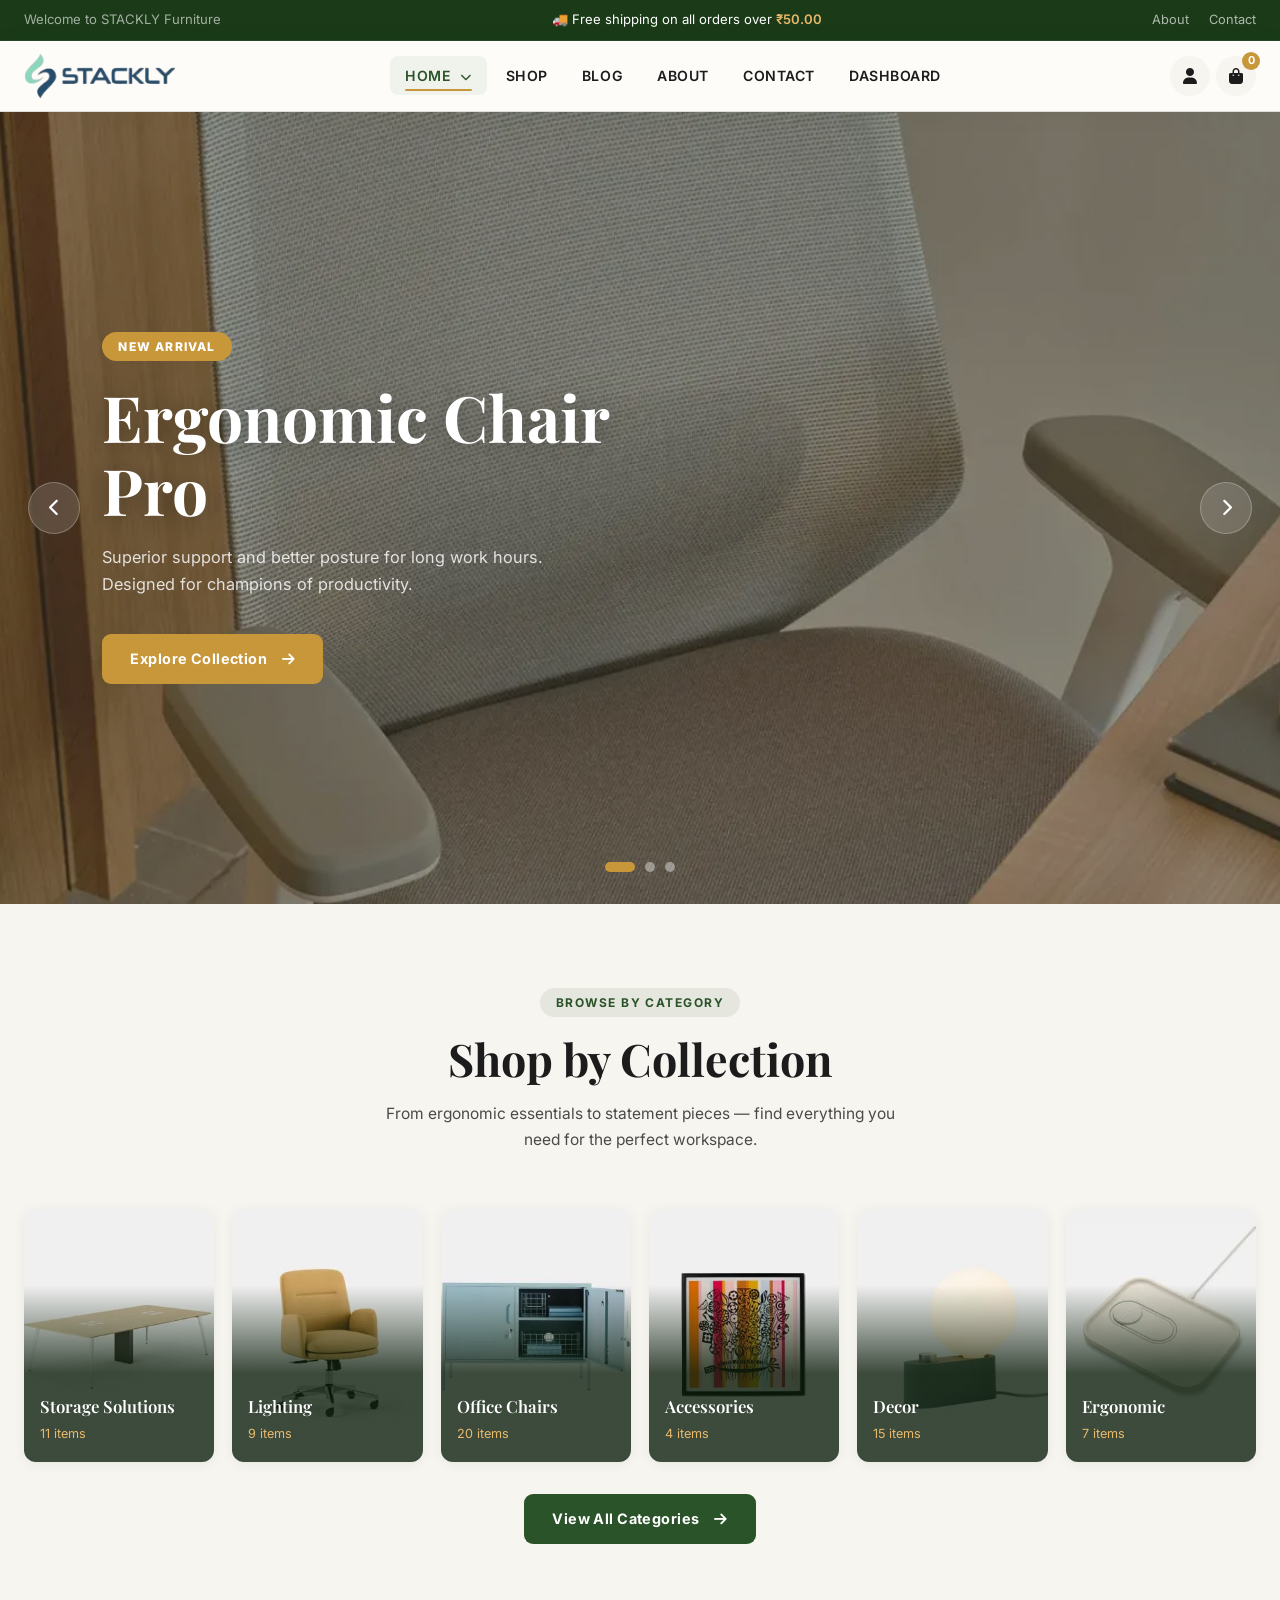
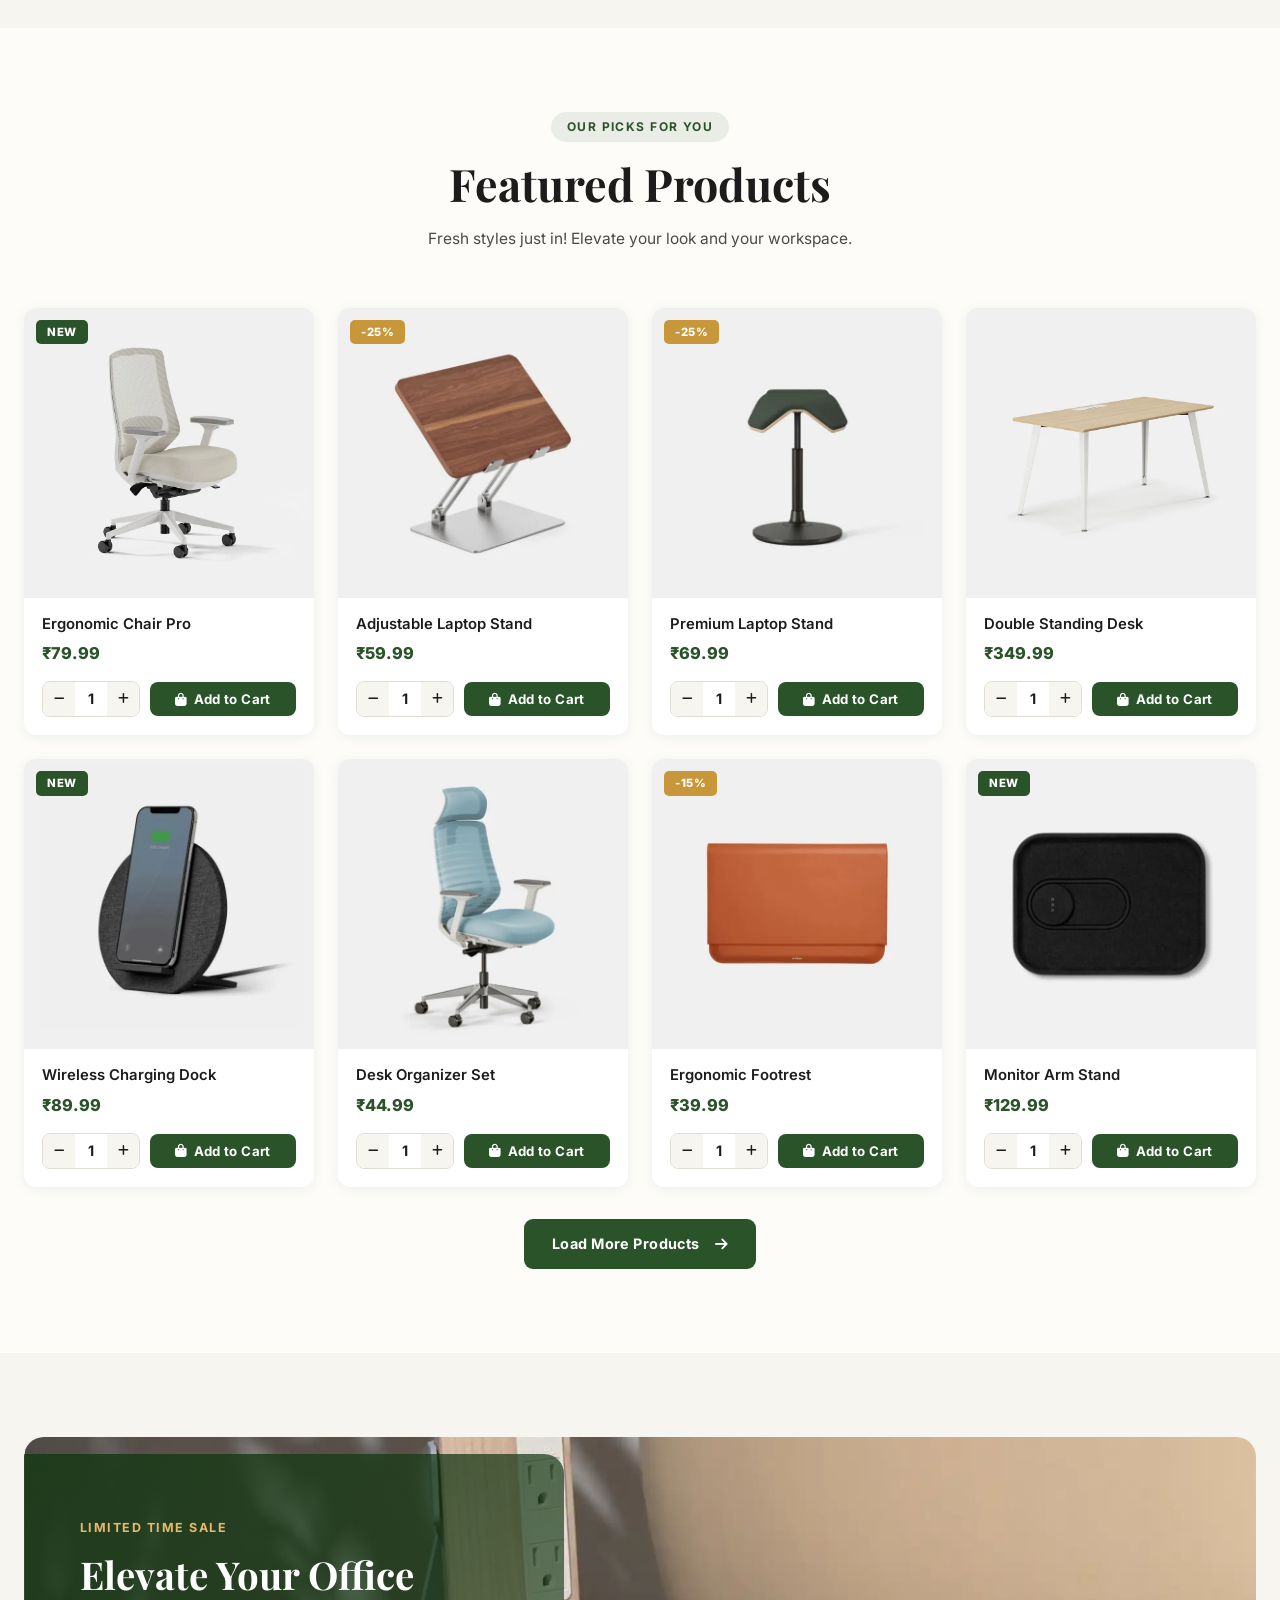
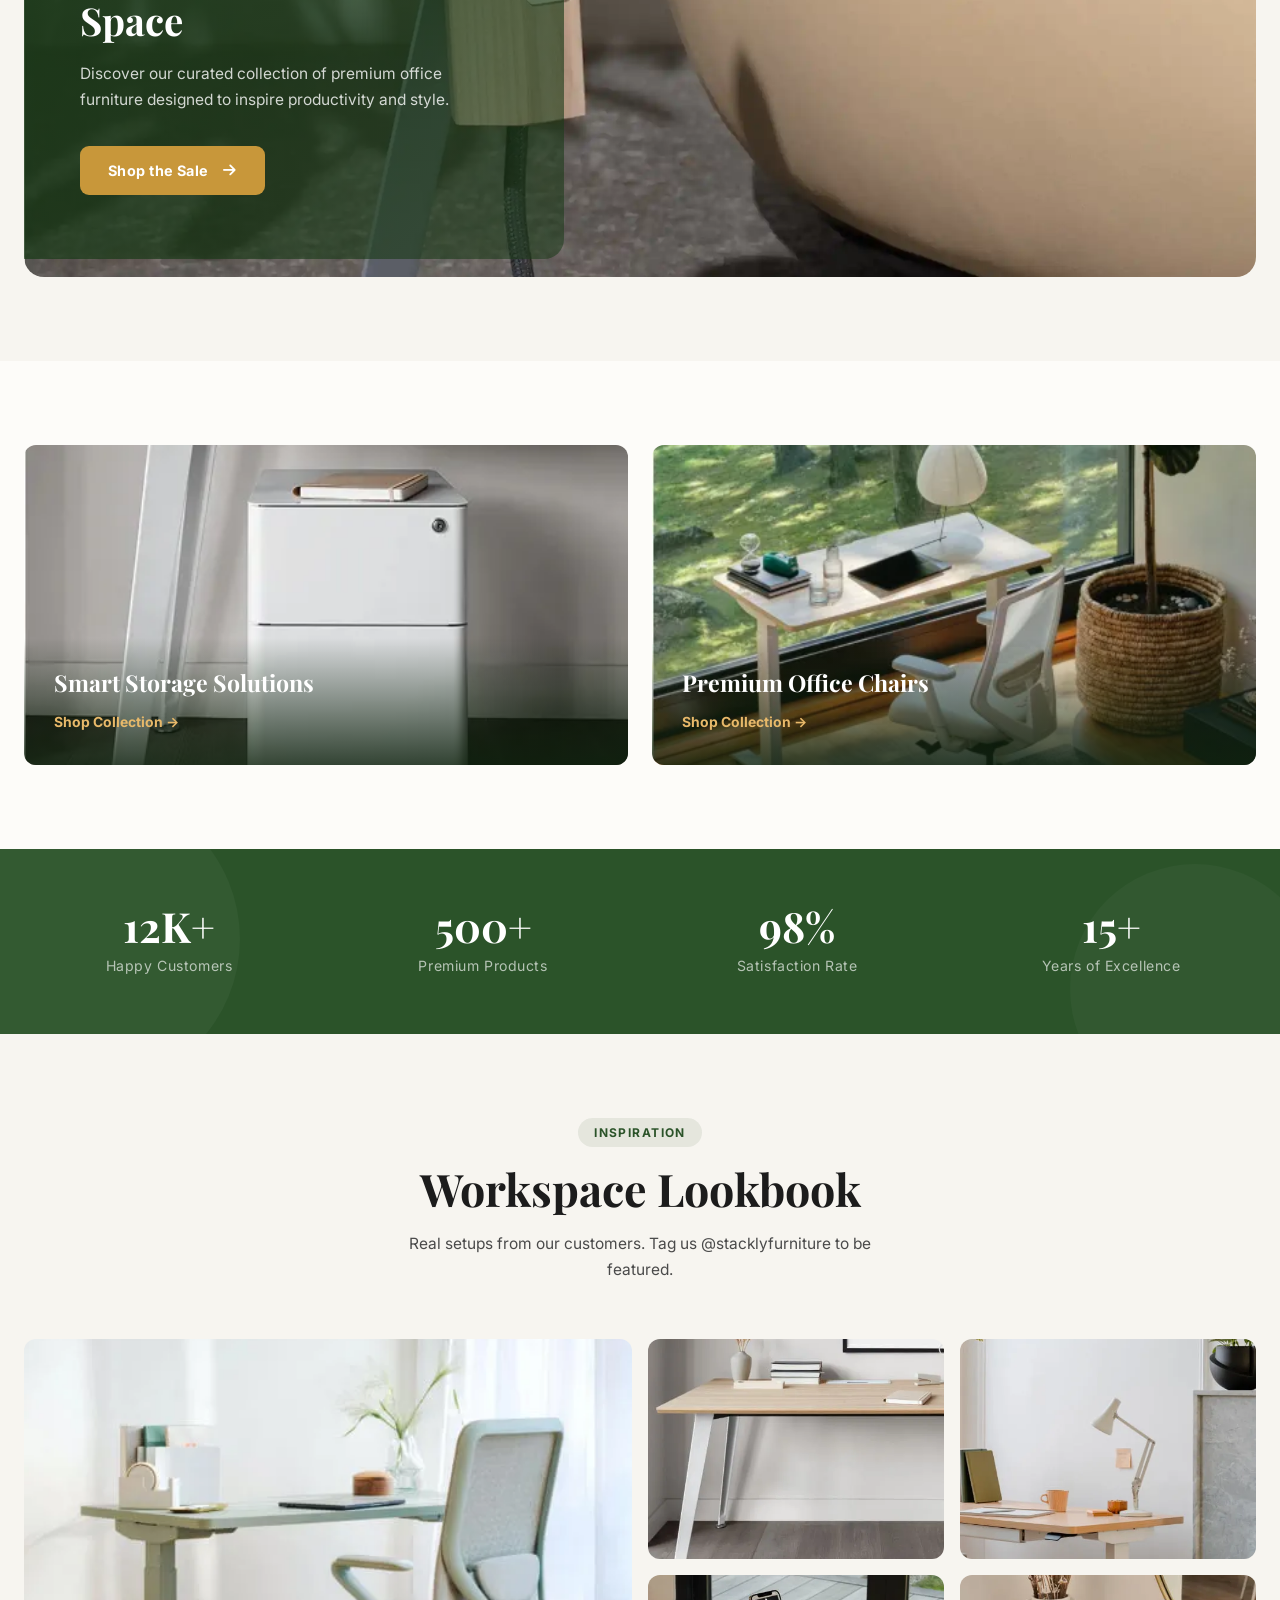
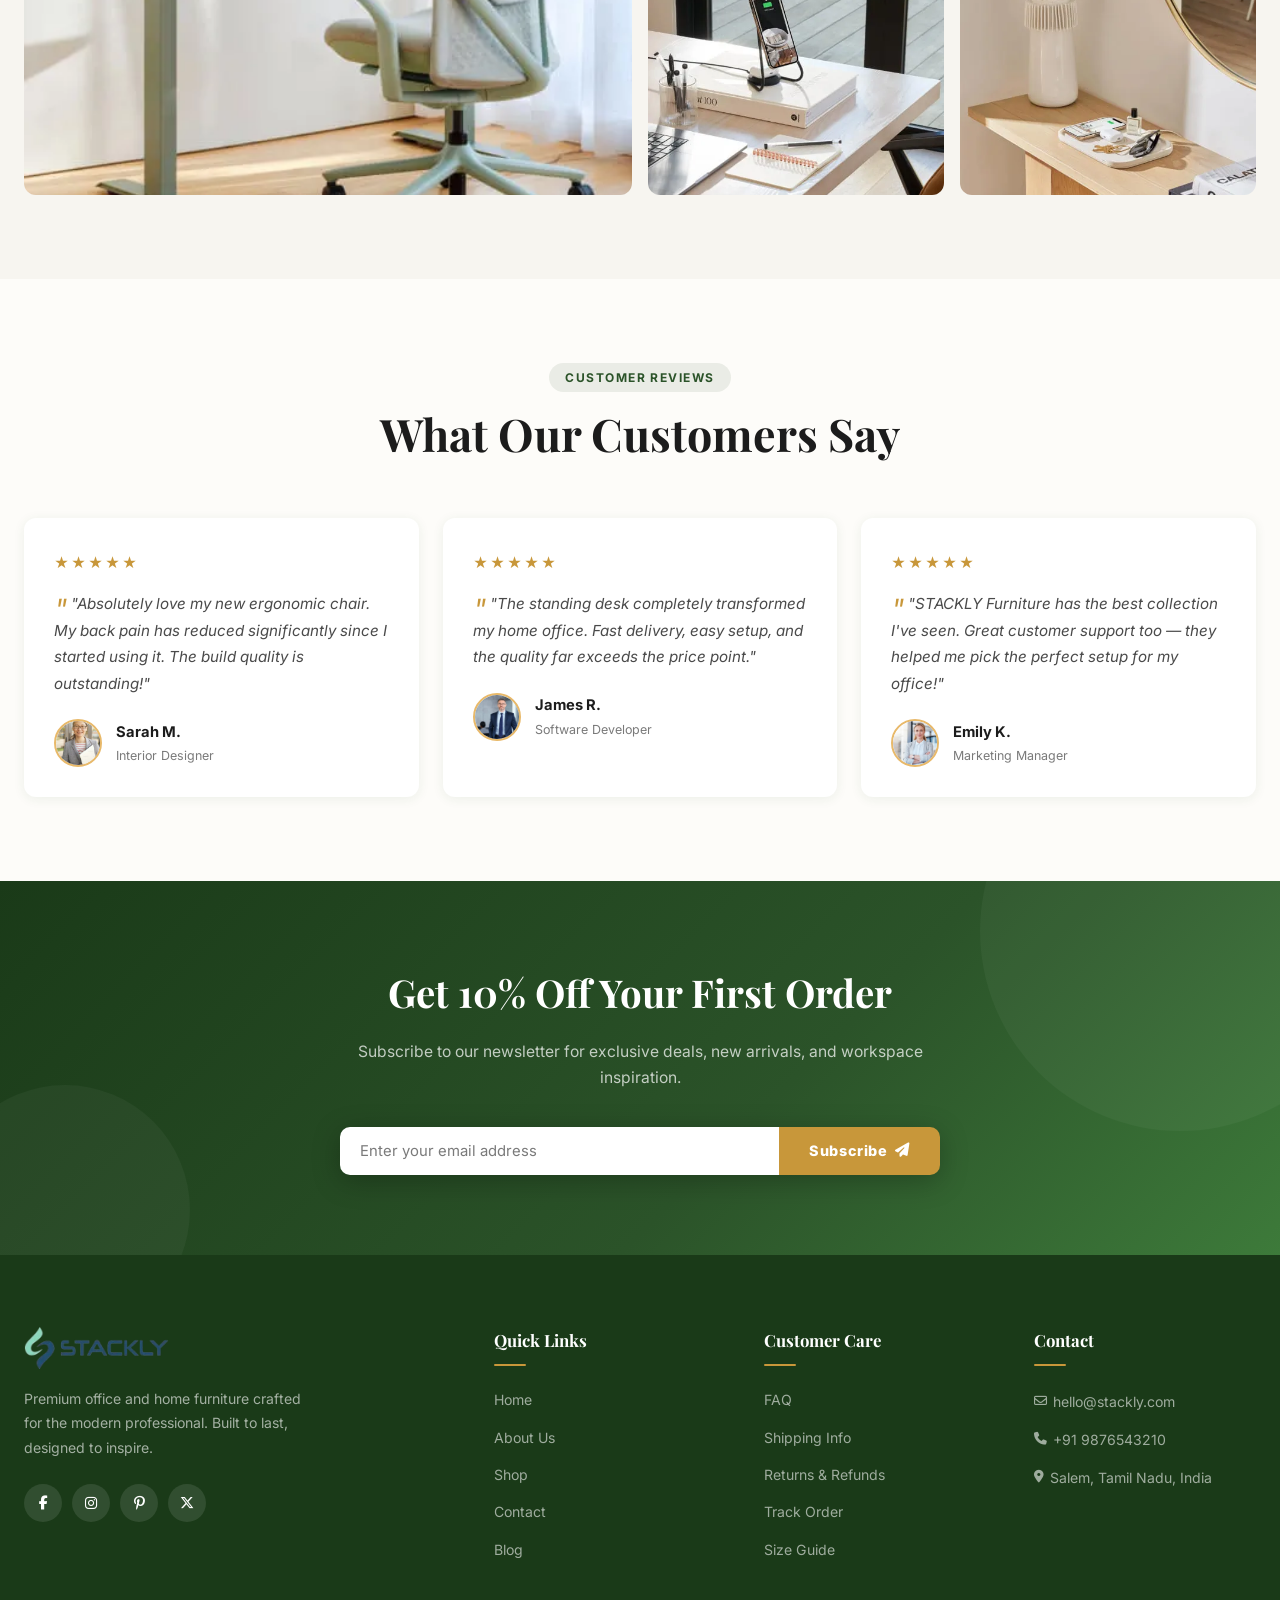
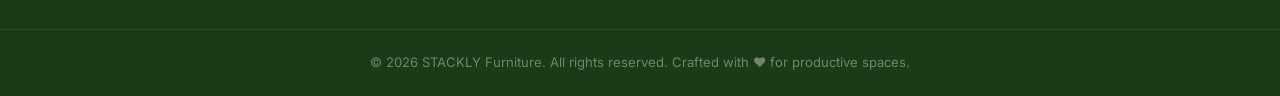
<file: index.html>
﻿<!DOCTYPE html>
<html lang="en-US">
<head>
  <meta charset="utf-8">
  <title>STACKLY Furniture – Premium Office & Home Furniture</title>
  <meta name="description" content="Discover premium ergonomic furniture, office chairs, desks, and accessories at STACKLY Furniture.">
  <meta name="author" content="STACKLY">
  <meta name="viewport" content="width=device-width, initial-scale=1, maximum-scale=1">
  <link rel="preconnect" href="https://fonts.googleapis.com">
  <link href="https://fonts.googleapis.com/css2?family=Inter:wght@300;400;500;600;700&family=Playfair+Display:wght@600;700&display=swap" rel="stylesheet">
  <link rel="stylesheet" href="https://cdnjs.cloudflare.com/ajax/libs/font-awesome/6.5.0/css/all.min.css">
  <link rel="stylesheet" href="style.css">
</head>
<body>

<div class="preloader" id="preloader">
  <div class="preloader-inner">
    <div class="preloader-logo-wrap">
      <img src="images/logo/logo.webp" alt="STACKLY" class="preloader-logo">
      <div class="preloader-glow"></div>
    </div>
    <div class="preloader-bar-track">
      <div class="preloader-bar" id="preloaderBar"></div>
    </div>
    <p class="preloader-label">Loading....&hellip;</p>
  </div>
</div>

<button id="scroll-top" aria-label="Back to top"><i class="fa-solid fa-arrow-up"></i></button>

<div class="topbar">
  <div class="topbar-inner">
    <div style="color:rgba(255,255,255,.6);font-size:.82rem;">Welcome to STACKLY Furniture</div>
    <div class="topbar-center">🚚 Free shipping on all orders over <span>₹50.00</span></div>
    <div class="topbar-links">
      <a href="about.html">About</a>
      <a href="contact.html">Contact</a>
    </div>
  </div>
</div>

<header class="site-header">
  <div class="header-inner">
    <a href="index.html" class="logo"><img src="images/logo/logo.webp" alt="STACKLY Furniture"></a>
    <nav class="main-nav" id="mainNav">
      <ul>
        <li class="has-dropdown">
          <a href="#" class="active">Home <i class="fa-solid fa-chevron-down"></i></a>
          <ul class="dropdown">
            <li><a href="index.html">Home 1</a></li>
            <li><a href="index2.html">Home 2</a></li>
          </ul>
        </li>
        <li><a href="shop.html">Shop</a></li>
        <li><a href="blog.html">Blog</a></li>
        <li><a href="about.html">About</a></li>
        <li><a href="contact.html">Contact</a></li>
        <li><a href="dashboard.html">Dashboard</a></li>
      </ul>
    </nav>
    <div class="nav-actions">
      <a href="login.html" class="nav-btn" aria-label="Account"><i class="fa-solid fa-user"></i></a>
      <a href="cart.html" class="nav-btn cart" aria-label="Cart">
        <i class="fa-solid fa-bag-shopping"></i>
        <span class="cart-count">0</span>
      </a>
    </div>
    <button class="mobile-toggle" id="mobileToggle" aria-label="Menu">
      <span></span><span></span><span></span>
    </button>
  </div>
</header>

<section class="hero-slider" aria-label="Hero Slideshow">
  <button class="slider-arrow slider-prev" id="sliderPrev" aria-label="Previous slide"><i class="fa-solid fa-chevron-left"></i></button>
  <button class="slider-arrow slider-next" id="sliderNext" aria-label="Next slide"><i class="fa-solid fa-chevron-right"></i></button>

  <div class="slide active" id="slide-0">
    <img src="images/slider/slider-1.webp" alt="Ergonomic Chair Pro" class="slide-img">
    <div class="slide-content">
      <div class="slide-text">
        <span class="slide-tag">New Arrival</span>
        <h1 class="slide-title">Ergonomic Chair Pro</h1>
        <p class="slide-desc">Superior support and better posture for long work hours. Designed for champions of productivity.</p>
        <a href="shop.html" class="btn btn-primary">Explore Collection &nbsp;<i class="fa-solid fa-arrow-right"></i></a>
      </div>
    </div>
  </div>

  <div class="slide" id="slide-1">
    <img src="images/slider/slider-2.webp" alt="Wireless Charging Dock" class="slide-img">
    <div class="slide-content">
      <div class="slide-text">
        <span class="slide-tag">Best Seller</span>
        <h1 class="slide-title">Wireless Charging Dock</h1>
        <p class="slide-desc">Stay powered up and organized with our sleek wireless charging solutions for the modern desk.</p>
        <a href="shop.html" class="btn btn-outline">Shop Now &nbsp;<i class="fa-solid fa-arrow-right"></i></a>
      </div>
    </div>
  </div>

  <div class="slide" id="slide-2">
    <img src="images/slider/slider-3.webp" alt="Standing Desk" class="slide-img">
    <div class="slide-content">
      <div class="slide-text">
        <span class="slide-tag">Top Rated</span>
        <h1 class="slide-title">Double Standing Desk</h1>
        <p class="slide-desc">Elevate your workspace with height-adjustable desks built for wellness and maximum comfort.</p>
        <a href="shop.html" class="btn btn-primary">View Collection &nbsp;<i class="fa-solid fa-arrow-right"></i></a>
      </div>
    </div>
  </div>

  <div class="slider-controls">
    <button class="slider-dot active" data-slide="0"></button>
    <button class="slider-dot" data-slide="1"></button>
    <button class="slider-dot" data-slide="2"></button>
  </div>
</section>

<section class="section categories">
  <div class="container">
    <div class="section-header reveal">
      <span class="section-tag">Browse by Category</span>
      <h2 class="section-title">Shop by Collection</h2>
      <p class="section-sub">From ergonomic essentials to statement pieces — find everything you need for the perfect workspace.</p>
    </div>
    <div class="cat-grid">
      <a href="shop.html" class="cat-card reveal delay-1">
        <img src="images/section/categories-1.webp" alt="Storage Solutions">
        <div class="cat-overlay">
          <div><div class="cat-name">Storage Solutions</div><div class="cat-count">11 items</div></div>
        </div>
      </a>
      <a href="shop.html" class="cat-card reveal delay-2">
        <img src="images/section/categories-2.webp" alt="Lighting">
        <div class="cat-overlay">
          <div><div class="cat-name">Lighting</div><div class="cat-count">9 items</div></div>
        </div>
      </a>
      <a href="shop.html" class="cat-card reveal delay-3">
        <img src="images/section/categories-3.webp" alt="Office Chairs">
        <div class="cat-overlay">
          <div><div class="cat-name">Office Chairs</div><div class="cat-count">20 items</div></div>
        </div>
      </a>
      <a href="shop.html" class="cat-card reveal delay-4">
        <img src="images/section/categories-4.webp" alt="Accessories">
        <div class="cat-overlay">
          <div><div class="cat-name">Accessories</div><div class="cat-count">4 items</div></div>
        </div>
      </a>
      <a href="shop.html" class="cat-card">
        <img src="images/section/categories-5.webp" alt="Decor">
        <div class="cat-overlay">
          <div><div class="cat-name">Decor</div><div class="cat-count">15 items</div></div>
        </div>
      </a>
      <a href="shop.html" class="cat-card">
        <img src="images/section/categories-6.webp" alt="Ergonomic Furniture">
        <div class="cat-overlay">
          <div><div class="cat-name">Ergonomic</div><div class="cat-count">7 items</div></div>
        </div>
      </a>
    </div>
    <div class="text-center mt-8"><a href="shop.html" class="btn btn-green">View All Categories &nbsp;<i class="fa-solid fa-arrow-right"></i></a></div>
  </div>
</section>

<section class="section" id="products">
  <div class="container">
    <div class="section-header reveal">
      <span class="section-tag">Our Picks For You</span>
      <h2 class="section-title">Featured Products</h2>
      <p class="section-sub">Fresh styles just in! Elevate your look and your workspace.</p>
    </div>
    <div class="products-grid">

      <div class="product-card reveal delay-1">
        <div class="product-img-wrap">
          <img src="images/shop/product-1.webp" alt="Ergonomic Chair Pro">
          <img src="images/shop/product-1.1.webp" alt="Ergonomic Chair Pro Alt" class="img-hover">
          <span class="product-badge badge-new">New</span>
          <div class="product-actions">
            <a href="#" class="action-btn" title="Wishlist"><i class="fa-regular fa-heart"></i></a>
            <a href="#" class="action-btn" title="Quick View"><i class="fa-regular fa-eye"></i></a>
          </div>
        </div>
        <div class="product-info">
          <div class="product-name"><a href="product-detail.html">Ergonomic Chair Pro</a></div>
          <div class="product-price"><span class="price-now">₹79.99</span></div>
          <div class="qty-row">
            <div class="qty-control">
              <button class="qty-btn qty-dec" aria-label="Decrease"><i class="fa-solid fa-minus"></i></button>
              <span class="qty-num">1</span>
              <button class="qty-btn qty-inc" aria-label="Increase"><i class="fa-solid fa-plus"></i></button>
            </div>
            <button class="add-to-cart js-add-cart" data-id="p1" data-name="Ergonomic Chair Pro" data-price="79.99" data-image="images/shop/product-1.webp"><i class="fa-solid fa-bag-shopping"></i> Add to Cart</button>
          </div>
        </div>
      </div>

      <div class="product-card reveal delay-2">
        <div class="product-img-wrap">
          <img src="images/shop/product-2.webp" alt="Adjustable Laptop Stand">
          <img src="images/shop/product-2.1.webp" alt="Adjustable Laptop Stand Alt" class="img-hover">
          <span class="product-badge badge-sale">-25%</span>
          <div class="product-actions">
            <a href="#" class="action-btn"><i class="fa-regular fa-heart"></i></a>
            <a href="#" class="action-btn"><i class="fa-regular fa-eye"></i></a>
          </div>
        </div>
        <div class="product-info">
          <div class="product-name"><a href="product-detail.html">Adjustable Laptop Stand</a></div>
          <div class="product-price"><span class="price-now">₹59.99</span><span class="price-old">₹79.99</span></div>
          <div class="qty-row">
            <div class="qty-control">
              <button class="qty-btn qty-dec" aria-label="Decrease"><i class="fa-solid fa-minus"></i></button>
              <span class="qty-num">1</span>
              <button class="qty-btn qty-inc" aria-label="Increase"><i class="fa-solid fa-plus"></i></button>
            </div>
            <button class="add-to-cart js-add-cart" data-id="p2" data-name="Adjustable Laptop Stand" data-price="59.99" data-image="images/shop/product-2.webp"><i class="fa-solid fa-bag-shopping"></i> Add to Cart</button>
          </div>
        </div>
      </div>

      <div class="product-card">
        <div class="product-img-wrap">
          <img src="images/shop/product-3.webp" alt="Laptop Stand">
          <img src="images/shop/product-3.1.webp" alt="Laptop Stand Alt" class="img-hover">
          <span class="product-badge badge-sale">-25%</span>
          <div class="product-actions">
            <a href="#" class="action-btn"><i class="fa-regular fa-heart"></i></a>
            <a href="#" class="action-btn"><i class="fa-regular fa-eye"></i></a>
          </div>
        </div>
        <div class="product-info">
          <div class="product-name"><a href="product-detail.html">Premium Laptop Stand</a></div>
          <div class="product-price"><span class="price-now">₹69.99</span><span class="price-old">₹89.99</span></div>
          <div class="qty-row">
            <div class="qty-control">
              <button class="qty-btn qty-dec" aria-label="Decrease"><i class="fa-solid fa-minus"></i></button>
              <span class="qty-num">1</span>
              <button class="qty-btn qty-inc" aria-label="Increase"><i class="fa-solid fa-plus"></i></button>
            </div>
            <button class="add-to-cart js-add-cart" data-id="p3" data-name="Premium Laptop Stand" data-price="69.99" data-image="images/shop/product-3.webp"><i class="fa-solid fa-bag-shopping"></i> Add to Cart</button>
          </div>
        </div>
      </div>

      <div class="product-card">
        <div class="product-img-wrap">
          <img src="images/shop/product-4.webp" alt="Double Standing Desk">
          <img src="images/shop/product-4.1.webp" alt="Double Standing Desk Alt" class="img-hover">
          <div class="product-actions">
            <a href="#" class="action-btn"><i class="fa-regular fa-heart"></i></a>
            <a href="#" class="action-btn"><i class="fa-regular fa-eye"></i></a>
          </div>
        </div>
        <div class="product-info">
          <div class="product-name"><a href="product-detail.html">Double Standing Desk</a></div>
          <div class="product-price"><span class="price-now">₹349.99</span></div>
          <div class="qty-row">
            <div class="qty-control">
              <button class="qty-btn qty-dec" aria-label="Decrease"><i class="fa-solid fa-minus"></i></button>
              <span class="qty-num">1</span>
              <button class="qty-btn qty-inc" aria-label="Increase"><i class="fa-solid fa-plus"></i></button>
            </div>
            <button class="add-to-cart js-add-cart" data-id="p4" data-name="Double Standing Desk" data-price="349.99" data-image="images/shop/product-4.webp"><i class="fa-solid fa-bag-shopping"></i> Add to Cart</button>
          </div>
        </div>
      </div>

      <div class="product-card">
        <div class="product-img-wrap">
          <img src="images/shop/product-5.webp" alt="Wireless Charging Dock">
          <img src="images/shop/product-5.1.webp" alt="Wireless Charging Dock Alt" class="img-hover">
          <span class="product-badge badge-new">New</span>
          <div class="product-actions">
            <a href="#" class="action-btn"><i class="fa-regular fa-heart"></i></a>
            <a href="#" class="action-btn"><i class="fa-regular fa-eye"></i></a>
          </div>
        </div>
        <div class="product-info">
          <div class="product-name"><a href="product-detail.html">Wireless Charging Dock</a></div>
          <div class="product-price"><span class="price-now">₹89.99</span><span class="price-old">₹109.99</span></div>
          <div class="qty-row">
            <div class="qty-control">
              <button class="qty-btn qty-dec" aria-label="Decrease"><i class="fa-solid fa-minus"></i></button>
              <span class="qty-num">1</span>
              <button class="qty-btn qty-inc" aria-label="Increase"><i class="fa-solid fa-plus"></i></button>
            </div>
            <button class="add-to-cart js-add-cart" data-id="p5" data-name="Wireless Charging Dock" data-price="89.99" data-image="images/shop/product-5.webp"><i class="fa-solid fa-bag-shopping"></i> Add to Cart</button>
          </div>
        </div>
      </div>

      <div class="product-card">
        <div class="product-img-wrap">
          <img src="images/shop/product-6.webp" alt="Office Desk Organizer">
          <img src="images/shop/product-6.1.webp" alt="Office Desk Organizer Alt" class="img-hover">
          <div class="product-actions">
            <a href="#" class="action-btn"><i class="fa-regular fa-heart"></i></a>
            <a href="#" class="action-btn"><i class="fa-regular fa-eye"></i></a>
          </div>
        </div>
        <div class="product-info">
          <div class="product-name"><a href="product-detail.html">Desk Organizer Set</a></div>
          <div class="product-price"><span class="price-now">₹44.99</span></div>
          <div class="qty-row">
            <div class="qty-control">
              <button class="qty-btn qty-dec" aria-label="Decrease"><i class="fa-solid fa-minus"></i></button>
              <span class="qty-num">1</span>
              <button class="qty-btn qty-inc" aria-label="Increase"><i class="fa-solid fa-plus"></i></button>
            </div>
            <button class="add-to-cart js-add-cart" data-id="p6" data-name="Desk Organizer Set" data-price="44.99" data-image="images/shop/product-6.webp"><i class="fa-solid fa-bag-shopping"></i> Add to Cart</button>
          </div>
        </div>
      </div>

      <div class="product-card">
        <div class="product-img-wrap">
          <img src="images/shop/product-7.webp" alt="Ergonomic Footrest">
          <img src="images/shop/product-7.1.webp" alt="Ergonomic Footrest Alt" class="img-hover">
          <span class="product-badge badge-sale">-15%</span>
          <div class="product-actions">
            <a href="#" class="action-btn"><i class="fa-regular fa-heart"></i></a>
            <a href="#" class="action-btn"><i class="fa-regular fa-eye"></i></a>
          </div>
        </div>
        <div class="product-info">
          <div class="product-name"><a href="product-detail.html">Ergonomic Footrest</a></div>
          <div class="product-price"><span class="price-now">₹39.99</span><span class="price-old">₹46.99</span></div>
          <div class="qty-row">
            <div class="qty-control">
              <button class="qty-btn qty-dec" aria-label="Decrease"><i class="fa-solid fa-minus"></i></button>
              <span class="qty-num">1</span>
              <button class="qty-btn qty-inc" aria-label="Increase"><i class="fa-solid fa-plus"></i></button>
            </div>
            <button class="add-to-cart js-add-cart" data-id="p7" data-name="Ergonomic Footrest" data-price="39.99" data-image="images/shop/product-7.webp"><i class="fa-solid fa-bag-shopping"></i> Add to Cart</button>
          </div>
        </div>
      </div>

      <div class="product-card">
        <div class="product-img-wrap">
          <img src="images/shop/product-8.webp" alt="Monitor Arm Stand">
          <img src="images/shop/product-8.1.webp" alt="Monitor Arm Stand Alt" class="img-hover">
          <span class="product-badge badge-new">New</span>
          <div class="product-actions">
            <a href="#" class="action-btn"><i class="fa-regular fa-heart"></i></a>
            <a href="#" class="action-btn"><i class="fa-regular fa-eye"></i></a>
          </div>
        </div>
        <div class="product-info">
          <div class="product-name"><a href="product-detail.html">Monitor Arm Stand</a></div>
          <div class="product-price"><span class="price-now">₹129.99</span></div>
          <div class="qty-row">
            <div class="qty-control">
              <button class="qty-btn qty-dec" aria-label="Decrease"><i class="fa-solid fa-minus"></i></button>
              <span class="qty-num">1</span>
              <button class="qty-btn qty-inc" aria-label="Increase"><i class="fa-solid fa-plus"></i></button>
            </div>
            <button class="add-to-cart js-add-cart" data-id="p8" data-name="Monitor Arm Stand" data-price="129.99" data-image="images/shop/product-8.webp"><i class="fa-solid fa-bag-shopping"></i> Add to Cart</button>
          </div>
        </div>
      </div>

    </div>
    <div class="text-center mt-8"><a href="shop.html" class="btn btn-green">Load More Products &nbsp;<i class="fa-solid fa-arrow-right"></i></a></div>
  </div>
</section>

<section class="section" style="background:var(--bg);">
  <div class="container">
    <div class="feature-banner">
      <img src="images/banner/banner-1.webp" alt="Elevate Your Office">
      <div class="feature-banner-content">
        <small>Limited Time Sale</small>
        <h2>Elevate Your Office Space</h2>
        <p>Discover our curated collection of premium office furniture designed to inspire productivity and style.</p>
        <a href="shop.html" class="btn btn-primary">Shop the Sale &nbsp;<i class="fa-solid fa-arrow-right"></i></a>
      </div>
    </div>
  </div>
</section>

<section class="section">
  <div class="container">
    <div class="two-col-banners">
      <div class="mini-banner">
        <img src="images/section/collections-banner.webp" alt="Storage">
        <div class="mini-banner-content">
          <h3>Smart Storage Solutions</h3>
          <a href="shop.html">Shop Collection →</a>
        </div>
      </div>
      <div class="mini-banner">
        <img src="images/section/collections-banner-2.webp" alt="Chairs">
        <div class="mini-banner-content">
          <h3>Premium Office Chairs</h3>
          <a href="shop.html">Shop Collection →</a>
        </div>
      </div>
    </div>
  </div>
</section>

<div class="stats-bar">
  <div class="container">
    <div class="stats-grid">
      <div><div class="stat-num">12K+</div><div class="stat-label">Happy Customers</div></div>
      <div><div class="stat-num">500+</div><div class="stat-label">Premium Products</div></div>
      <div><div class="stat-num">98%</div><div class="stat-label">Satisfaction Rate</div></div>
      <div><div class="stat-num">15+</div><div class="stat-label">Years of Excellence</div></div>
    </div>
  </div>
</div>

<section class="section gallery" id="gallery">
  <div class="container">
    <div class="section-header">
      <span class="section-tag">Inspiration</span>
      <h2 class="section-title">Workspace Lookbook</h2>
      <p class="section-sub">Real setups from our customers. Tag us @stacklyfurniture to be featured.</p>
    </div>
    <div class="gallery-grid">
      <div class="gallery-item big"><img src="images/gallery/gallery-1.webp" alt="Workspace 1"></div>
      <div class="gallery-item"><img src="images/gallery/gallery-2.webp" alt="Workspace 2"></div>
      <div class="gallery-item"><img src="images/gallery/gallery-3.webp" alt="Workspace 3"></div>
      <div class="gallery-item"><img src="images/gallery/gallery-4.webp" alt="Workspace 4"></div>
      <div class="gallery-item"><img src="images/gallery/gallery-5.webp" alt="Workspace 5"></div>
    </div>
  </div>
</section>

<section class="section testimonials">
  <div class="container">
    <div class="section-header">
      <span class="section-tag">Customer Reviews</span>
      <h2 class="section-title">What Our Customers Say</h2>
    </div>
    <div class="testimonials-grid">
      <div class="testimonial-card">
        <div class="testi-stars">★★★★★</div>
        <p class="testi-text">"Absolutely love my new ergonomic chair. My back pain has reduced significantly since I started using it. The build quality is outstanding!"</p>
        <div class="testi-author">
          <img src="images/shop/testimonials-item-1.webp" alt="Sarah M." class="testi-avatar">
          <div><div class="testi-name">Sarah M.</div><div class="testi-role">Interior Designer</div></div>
        </div>
      </div>
      <div class="testimonial-card">
        <div class="testi-stars">★★★★★</div>
        <p class="testi-text">"The standing desk completely transformed my home office. Fast delivery, easy setup, and the quality far exceeds the price point."</p>
        <div class="testi-author">
          <img src="images/shop/testimonials-item-2.webp" alt="James R." class="testi-avatar">
          <div><div class="testi-name">James R.</div><div class="testi-role">Software Developer</div></div>
        </div>
      </div>
      <div class="testimonial-card">
        <div class="testi-stars">★★★★★</div>
        <p class="testi-text">"STACKLY Furniture has the best collection I've seen. Great customer support too — they helped me pick the perfect setup for my office!"</p>
        <div class="testi-author">
          <img src="images/shop/testimonials-item-3.webp" alt="Emily K." class="testi-avatar">
          <div><div class="testi-name">Emily K.</div><div class="testi-role">Marketing Manager</div></div>
        </div>
      </div>
    </div>
  </div>
</section>

<section class="newsletter">
  <div class="container">
    <div class="newsletter-inner">
      <h2>Get 10% Off Your First Order</h2>
      <p>Subscribe to our newsletter for exclusive deals, new arrivals, and workspace inspiration.</p>
      <form class="newsletter-form" onsubmit="return false;">
        <input type="email" placeholder="Enter your email address" aria-label="Email">
        <button type="submit">Subscribe <i class="fa-solid fa-paper-plane"></i></button>
      </form>
    </div>
  </div>
</section>

<footer class="footer">
  <div class="container">
    <div class="footer-grid">
      <div class="footer-brand">
        <div class="logo"><img src="images/logo/logo.webp" alt="STACKLY Furniture"></div>
        <p>Premium office and home furniture crafted for the modern professional. Built to last, designed to inspire.</p>
        <div class="footer-socials">
          <a href="./404.html" class="social-link"><i class="fa-brands fa-facebook-f"></i></a>
          <a href="./404.html" class="social-link"><i class="fa-brands fa-instagram"></i></a>
          <a href="./404.html" class="social-link"><i class="fa-brands fa-pinterest-p"></i></a>
          <a href="./404.html" class="social-link"><i class="fa-brands fa-x-twitter"></i></a>
        </div>
      </div>
      <div class="footer-col">
        <h4>Quick Links</h4>
        <ul>
          <li><a href="index.html">Home</a></li>
          <li><a href="about.html">About Us</a></li>
          <li><a href="shop.html">Shop</a></li>
          <li><a href="contact.html">Contact</a></li>
          <li><a href="blog.html">Blog</a></li>
        </ul>
      </div>
      <div class="footer-col">
        <h4>Customer Care</h4>
        <ul>
          <li><a href="./404.html">FAQ</a></li>
          <li><a href="./404.html">Shipping Info</a></li>
          <li><a href="./404.html">Returns & Refunds</a></li>
          <li><a href="./404.html">Track Order</a></li>
          <li><a href="./404.html">Size Guide</a></li>
        </ul>
      </div>
      <div class="footer-col">
        <h4>Contact</h4>
        <ul>
          <li><a href="mailto:hello@stackly.com"><i class="fa-regular fa-envelope"></i> hello@stackly.com</a></li>
          <li><a href="tel:+11234567890"><i class="fa-solid fa-phone"></i> +91 9876543210</a></li>
          <li><a href="#"><i class="fa-solid fa-location-dot"></i> Salem, Tamil Nadu, India</a></li>
        </ul>
      </div>
    </div>
  </div>
  <div class="footer-bottom">
    <p>&copy; 2026 STACKLY Furniture. All rights reserved. Crafted with ❤️ for productive spaces.</p>
  </div>
</footer>
<script src="script.js"></script>
</body>
</html>
</file>
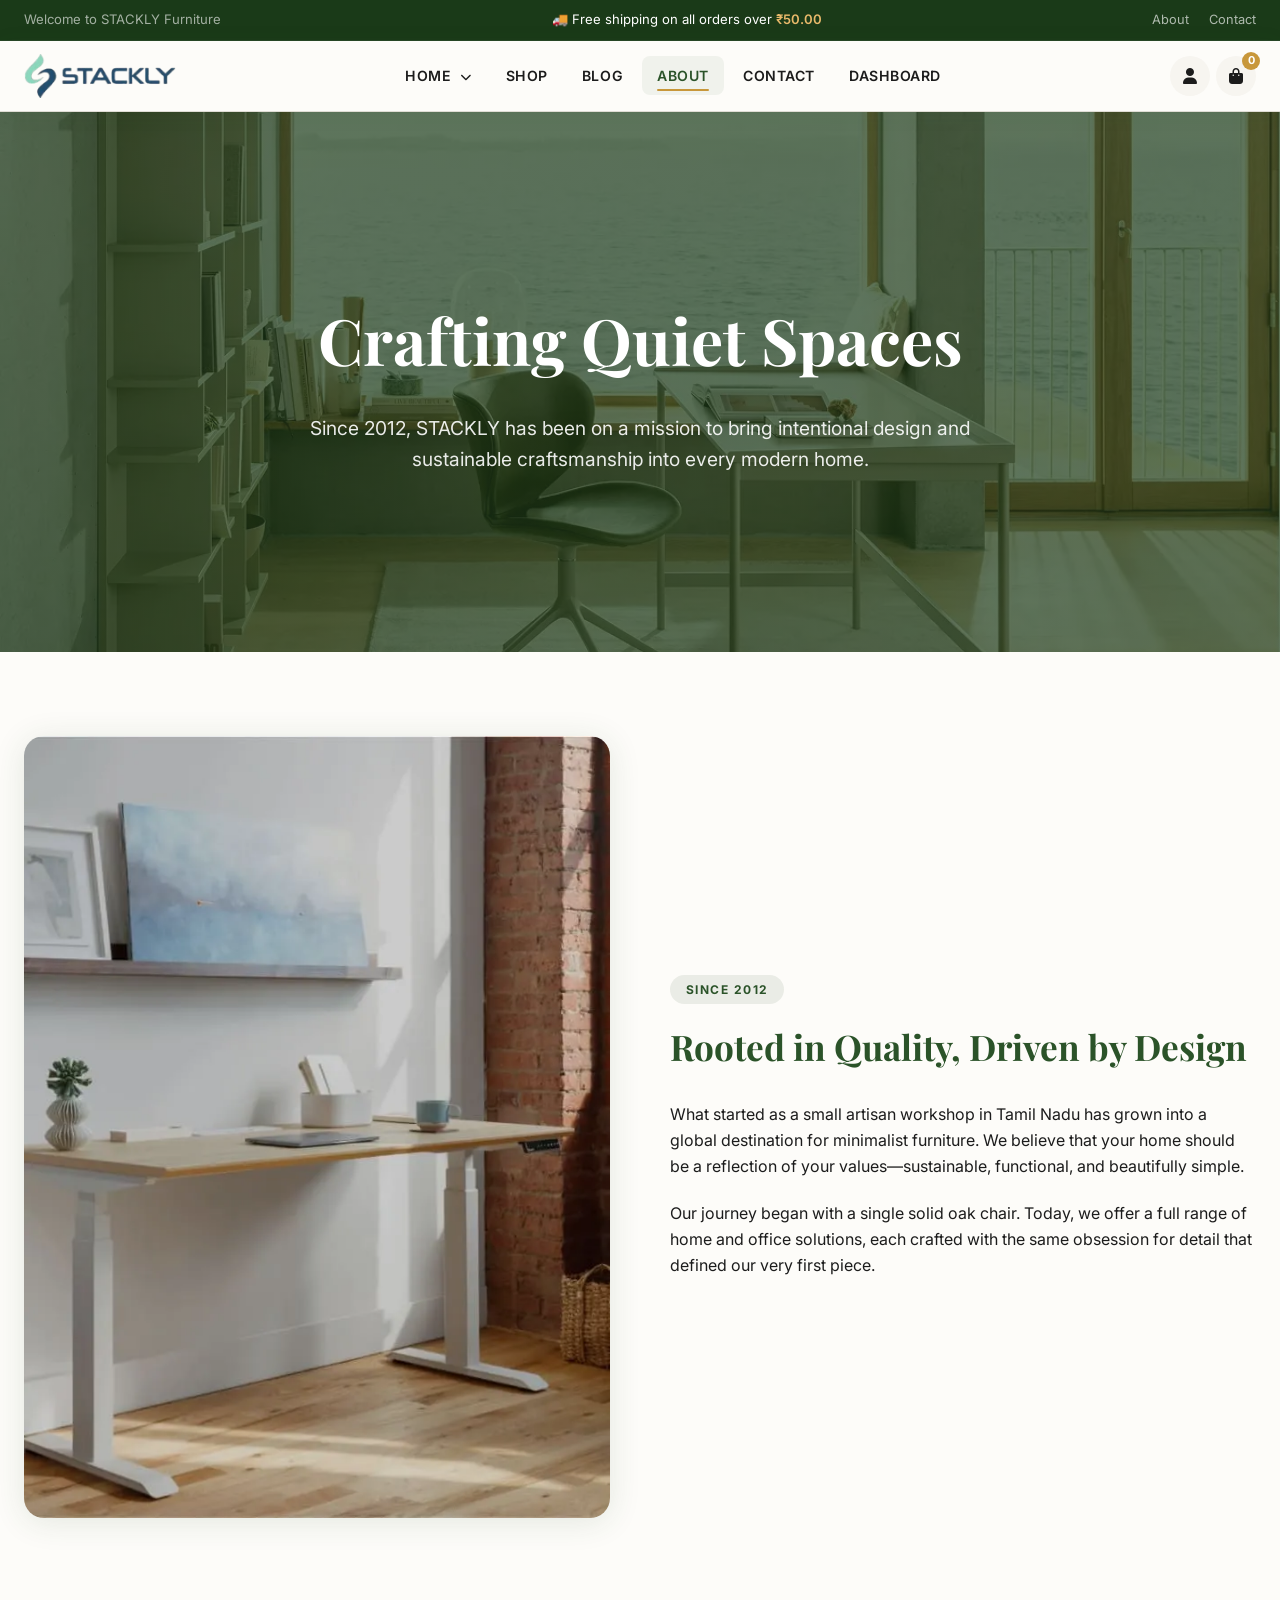
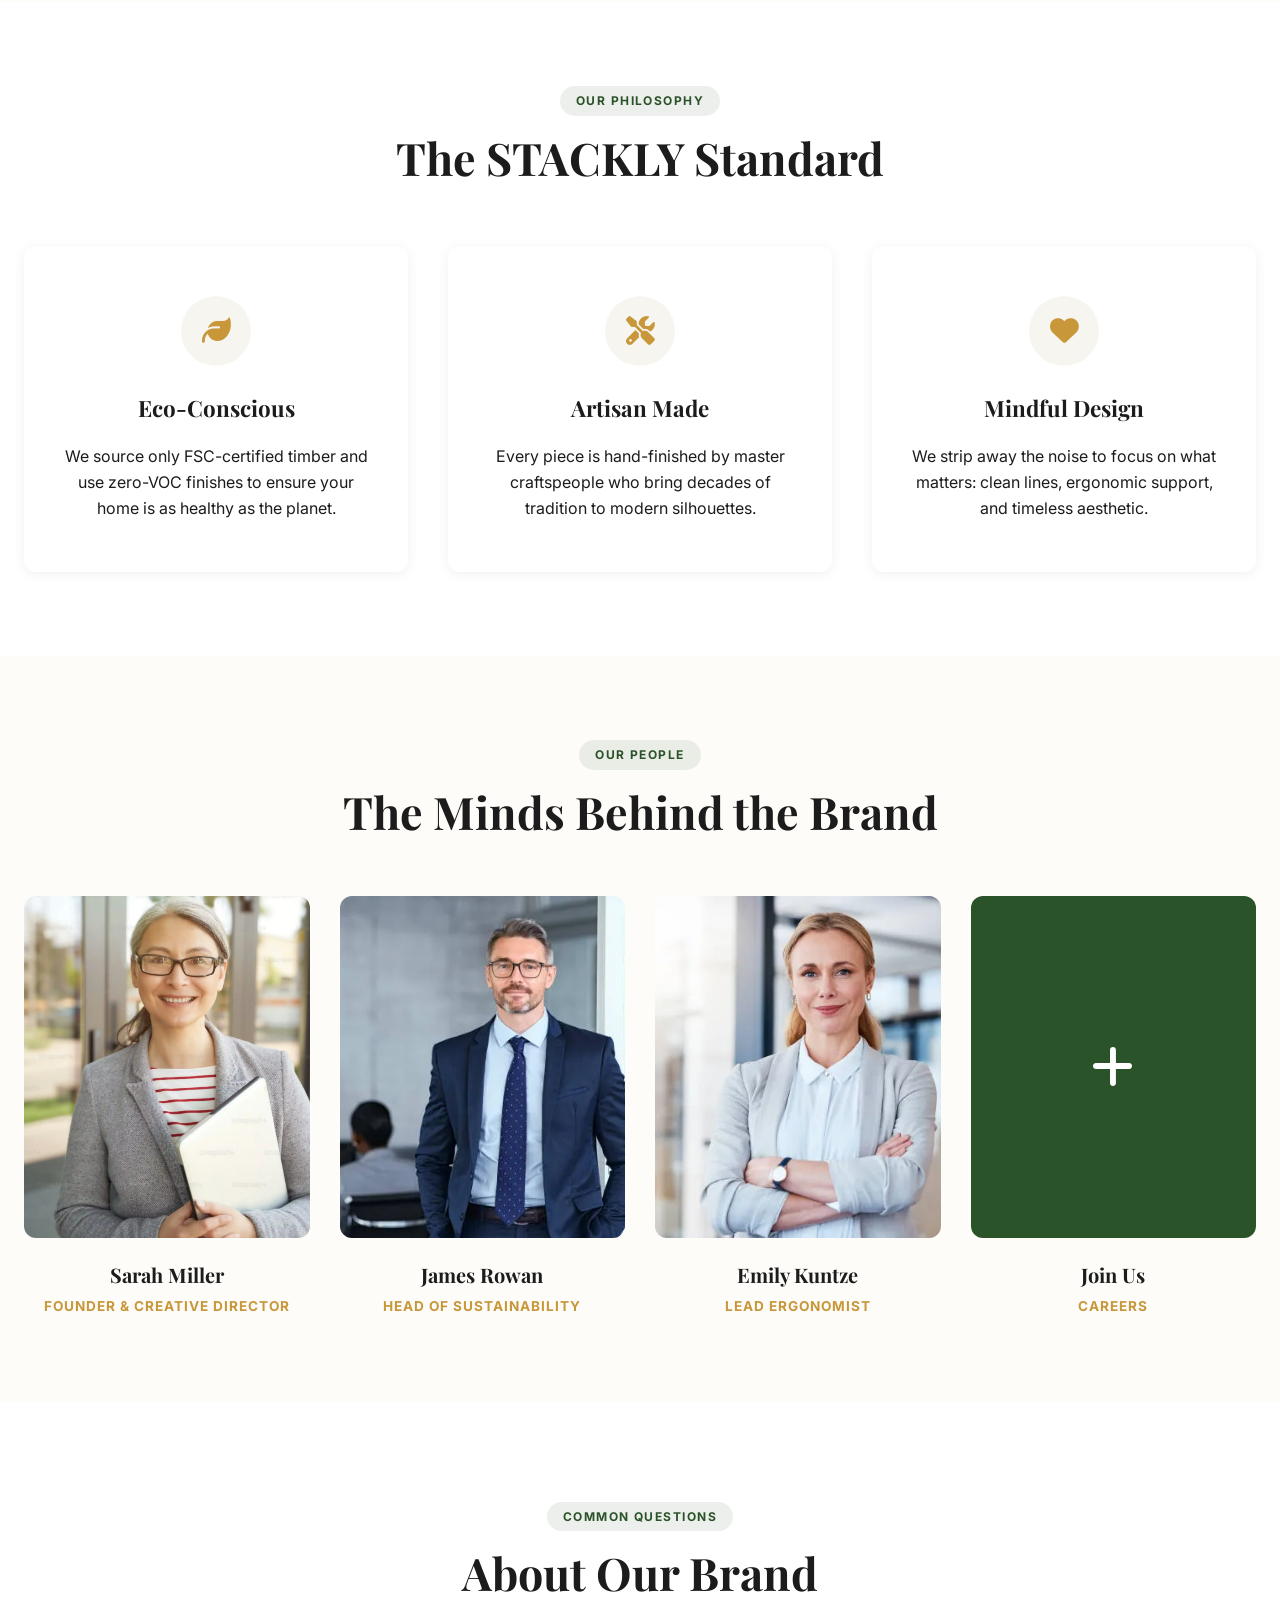
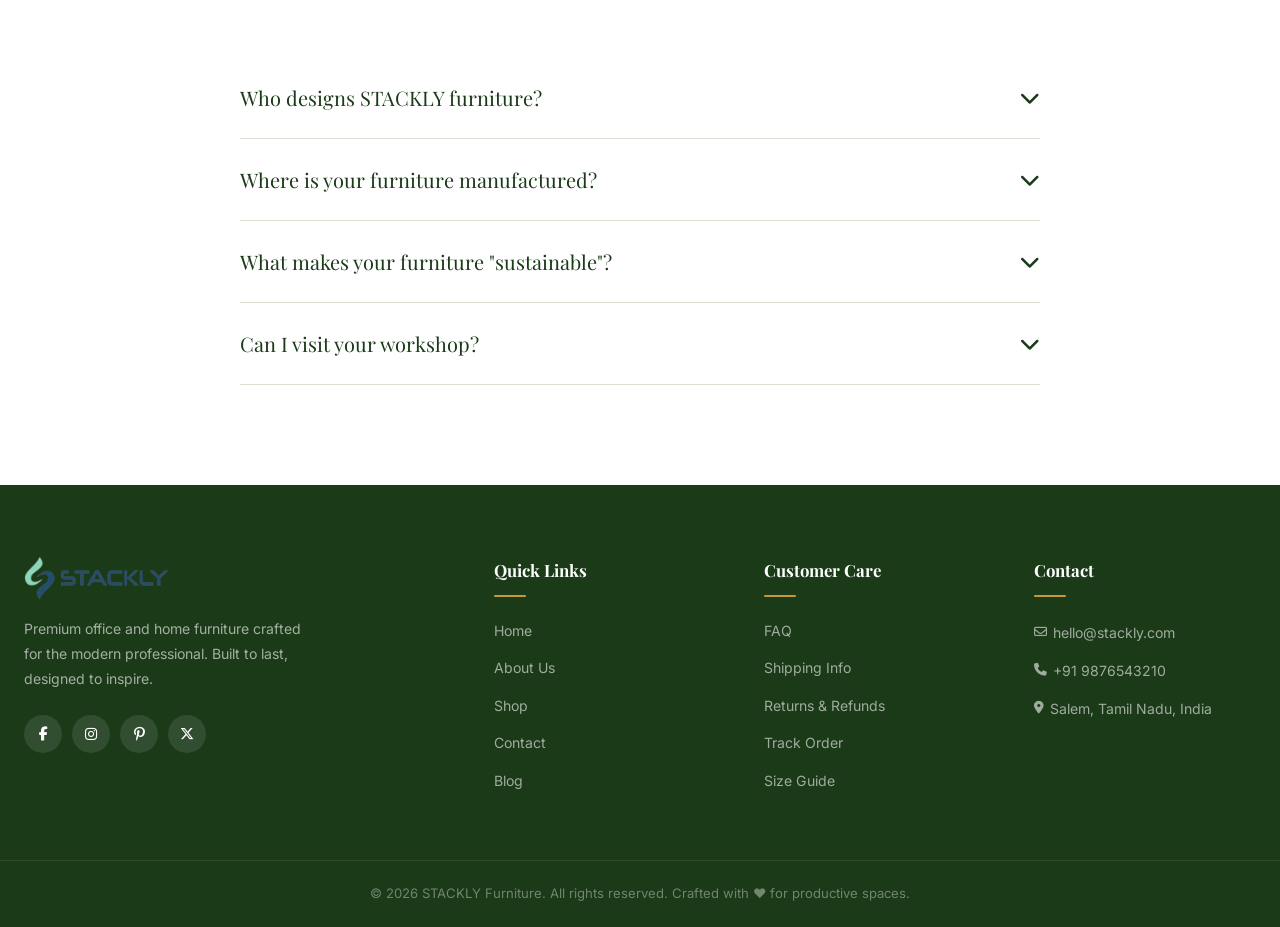
<file: about.html>
<!DOCTYPE html>
<html lang="en-US">
<head>
  <meta charset="utf-8">
  <title>About Us - STACKLY Furniture | Our Story & Values</title>
  <meta name="description" content="Learn about STACKLY Furniture – our passion for sustainable design, craftsmanship, and creating mindful home interiors.">
  <meta name="author" content="STACKLY">
  <meta name="viewport" content="width=device-width, initial-scale=1, maximum-scale=1">
  <link rel="preconnect" href="https://fonts.googleapis.com">
  <link href="https://fonts.googleapis.com/css2?family=Inter:wght@300;400;500;600;700&family=Playfair+Display:wght@600;700&display=swap" rel="stylesheet">
  <link rel="stylesheet" href="https://cdnjs.cloudflare.com/ajax/libs/font-awesome/6.5.0/css/all.min.css">
  <link rel="stylesheet" href="style.css">
  <style>
    .about-hero {
      height: 60vh;
      background: linear-gradient(rgba(26,58,24,0.7), rgba(26,58,24,0.7)), url('images/banner/banner-lookbook-1.webp') center/cover no-repeat;
      display: flex;
      align-items: center;
      justify-content: center;
      text-align: center;
      color: var(--white);
    }
    .about-hero h1 {
      font-family: 'Playfair Display', serif;
      font-size: clamp(2.5rem, 6vw, 4rem);
      margin-bottom: 20px;
      color: var(--white);
    }
    .about-hero p {
      font-size: 1.2rem;
      max-width: 700px;
      margin: 0 auto;
      color: var(--white);
      opacity: 0.9;
    }

    .story-section {
      display: flex;
      align-items: center;
      gap: 60px;
      flex-wrap: wrap;
    }
    .story-img {
      flex: 1;
      min-width: 320px;
      border-radius: var(--radius-lg);
      overflow: hidden;
      box-shadow: var(--shadow);
    }
    .story-content {
      flex: 1;
      min-width: 320px;
    }
    .story-content h2 {
      font-family: 'Playfair Display', serif;
      font-size: 2.2rem;
      margin-bottom: 24px;
      color: var(--primary);
    }

    .values-grid {
      display: grid;
      grid-template-columns: repeat(3, 1fr);
      gap: 40px;
      margin-top: 60px;
    }
    .value-card {
      background: var(--white);
      padding: 50px 40px;
      border-radius: var(--radius);
      box-shadow: var(--shadow-sm);
      text-align: center;
      transition: var(--transition);
    }
    .value-card:hover {
      transform: translateY(-8px);
      box-shadow: var(--shadow);
    }
    .value-icon {
      width: 70px;
      height: 70px;
      background: var(--bg);
      color: var(--accent);
      border-radius: 50%;
      display: flex;
      align-items: center;
      justify-content: center;
      font-size: 1.8rem;
      margin: 0 auto 24px;
      transition: var(--transition);
    }
    .value-card:hover .value-icon {
      background: var(--accent);
      color: var(--white);
    }
    .value-card h3 {
      font-family: 'Playfair Display', serif;
      font-size: 1.4rem;
      margin-bottom: 16px;
    }

    .team-grid {
      display: grid;
      grid-template-columns: repeat(4, 1fr);
      gap: 30px;
    }
    .team-card {
      text-align: center;
    }
    .team-img {
      width: 100%;
      aspect-ratio: 1/1.2;
      border-radius: var(--radius);
      overflow: hidden;
      margin-bottom: 20px;
      background: #eee;
    }
    .team-img img {
      width: 100%;
      height: 100%;
      object-fit: cover;
      transition: transform 0.6s ease;
    }
    .team-card:hover .team-img img {
      transform: scale(1.05);
    }
    .team-card h4 {
      font-family: 'Playfair Display', serif;
      font-size: 1.25rem;
      margin-bottom: 4px;
    }
    .team-role {
      font-size: 0.85rem;
      color: var(--accent);
      font-weight: 700;
      text-transform: uppercase;
      letter-spacing: 1px;
    }

    @media (max-width: 1024px) {
      .values-grid { grid-template-columns: repeat(2, 1fr); }
      .team-grid { grid-template-columns: repeat(2, 1fr); }
    }
    @media (max-width: 640px) {
      .values-grid { grid-template-columns: 1fr; }
      .team-grid { grid-template-columns: 1fr; }
    }
  </style>
</head>
<body class="about-page">

<div class="preloader" id="preloader">
  <div class="preloader-inner">
    <div class="preloader-logo-wrap">
      <img src="images/logo/logo.webp" alt="STACKLY" class="preloader-logo">
      <div class="preloader-glow"></div>
    </div>
    <div class="preloader-bar-track">
      <div class="preloader-bar" id="preloaderBar"></div>
    </div>
    <p class="preloader-label">Telling our story&hellip;</p>
  </div>
</div>

<button id="scroll-top" aria-label="Back to top"><i class="fa-solid fa-arrow-up"></i></button>

<div class="topbar">
  <div class="topbar-inner">
    <div style="color:rgba(255,255,255,.6);font-size:.82rem;">Welcome to STACKLY Furniture</div>
    <div class="topbar-center">🚚 Free shipping on all orders over <span>₹50.00</span></div>
    <div class="topbar-links">
      <a href="about.html">About</a>
      <a href="contact.html">Contact</a>
    </div>
  </div>
</div>

<header class="site-header">
  <div class="header-inner">
    <a href="index.html" class="logo"><img src="images/logo/logo.webp" alt="STACKLY Furniture"></a>
    <nav class="main-nav" id="mainNav">
      <ul>
        <li class="has-dropdown">
          <a href="#">Home <i class="fa-solid fa-chevron-down"></i></a>
          <ul class="dropdown">
            <li><a href="index.html">Home 1</a></li>
            <li><a href="index2.html">Home 2</a></li>
          </ul>
        </li>
        <li><a href="shop.html">Shop</a></li>
        <li><a href="blog.html">Blog</a></li>
        <li><a href="about.html" class="active">About</a></li>
        <li><a href="contact.html">Contact</a></li>
        <li><a href="dashboard.html">Dashboard</a></li>
      </ul>
    </nav>
    <div class="nav-actions">
      <a href="login.html" class="nav-btn" aria-label="Account"><i class="fa-solid fa-user"></i></a>
      <a href="cart.html" class="nav-btn cart" aria-label="Cart">
        <i class="fa-solid fa-bag-shopping"></i>
        <span class="cart-count">0</span>
      </a>
    </div>
    <button class="mobile-toggle" id="mobileToggle" aria-label="Menu">
      <span></span><span></span><span></span>
    </button>
  </div>
</header>

<section class="about-hero">
  <div class="container reveal" style="z-index: 10;">
    <h1>Crafting Quiet Spaces</h1>
    <p>Since 2012, STACKLY has been on a mission to bring intentional design and sustainable craftsmanship into every modern home.</p>
  </div>
</section>

<section class="section">
  <div class="container">
    <div class="story-section">
      <div class="story-img reveal-left">
        <img src="images/banner/collections-1.webp" alt="Workshop">
      </div>
      <div class="story-content reveal-right">
        <span class="section-tag">Since 2012</span>
        <h2>Rooted in Quality, Driven by Design</h2>
        <p style="margin-bottom: 20px;">What started as a small artisan workshop in Tamil Nadu has grown into a global destination for minimalist furniture. We believe that your home should be a reflection of your values—sustainable, functional, and beautifully simple.</p>
        <p>Our journey began with a single solid oak chair. Today, we offer a full range of home and office solutions, each crafted with the same obsession for detail that defined our very first piece.</p>
      </div>
    </div>
  </div>
</section>

<section class="section" style="background: var(--white);">
  <div class="container">
    <div class="section-header reveal">
      <span class="section-tag">Our Philosophy</span>
      <h2 class="section-title">The STACKLY Standard</h2>
    </div>
    <div class="values-grid">
      <div class="value-card reveal delay-1">
        <div class="value-icon"><i class="fa-solid fa-leaf"></i></div>
        <h3>Eco-Conscious</h3>
        <p>We source only FSC-certified timber and use zero-VOC finishes to ensure your home is as healthy as the planet.</p>
      </div>
      <div class="value-card reveal delay-2">
        <div class="value-icon"><i class="fa-solid fa-tools"></i></div>
        <h3>Artisan Made</h3>
        <p>Every piece is hand-finished by master craftspeople who bring decades of tradition to modern silhouettes.</p>
      </div>
      <div class="value-card reveal delay-3">
        <div class="value-icon"><i class="fa-solid fa-heart"></i></div>
        <h3>Mindful Design</h3>
        <p>We strip away the noise to focus on what matters: clean lines, ergonomic support, and timeless aesthetic.</p>
      </div>
    </div>
  </div>
</section>

<section class="section">
  <div class="container">
    <div class="section-header reveal">
      <span class="section-tag">Our People</span>
      <h2 class="section-title">The Minds Behind the Brand</h2>
    </div>
    <div class="team-grid">
      <div class="team-card reveal delay-1">
        <div class="team-img"><img src="images/shop/testimonials-item-1.webp" alt="Sarah Miller"></div>
        <h4>Sarah Miller</h4>
        <div class="team-role">Founder & Creative Director</div>
      </div>
      <div class="team-card reveal delay-2">
        <div class="team-img"><img src="images/shop/testimonials-item-2.webp" alt="David Chen"></div>
        <h4>James Rowan</h4>
        <div class="team-role">Head of Sustainability</div>
      </div>
      <div class="team-card reveal delay-3">
        <div class="team-img"><img src="images/shop/testimonials-item-3.webp" alt="Emily Watson"></div>
        <h4>Emily Kuntze</h4>
        <div class="team-role">Lead Ergonomist</div>
      </div>
      <div class="team-card reveal delay-4">
        <div class="team-img"><div style="width:100%;height:100%;background:var(--primary);display:flex;align-items:center;justify-content:center;color:white;font-size:3rem;"><i class="fa-solid fa-plus"></i></div></div>
        <h4>Join Us</h4>
        <div class="team-role">Careers</div>
      </div>
    </div>
  </div>
</section>

<section class="section faq-section">
  <div class="container">
    <div class="section-header reveal">
        <span class="section-tag">Common Questions</span>
        <h2 class="section-title">About Our Brand</h2>
    </div>
    <div class="faq-container">
        <div class="faq-item reveal delay-1">
            <div class="faq-question">
                <span>Who designs STACKLY furniture?</span>
                <i class="fa-solid fa-chevron-down faq-icon"></i>
            </div>
            <div class="faq-answer">
                <p>Every piece is designed in-house by our creative team led by Sarah Miller. We collaborate with ergonomic experts and local artisans to ensure every product meets our high standards of form and function.</p>
            </div>
        </div>
        <div class="faq-item reveal delay-2">
            <div class="faq-question">
                <span>Where is your furniture manufactured?</span>
                <i class="fa-solid fa-chevron-down faq-icon"></i>
            </div>
            <div class="faq-answer">
                <p>Our main production workshop is located in Salem, Tamil Nadu. By keeping our manufacturing local, we can maintain strict quality control and support our community of talented craftspeople.</p>
            </div>
        </div>
        <div class="faq-item reveal delay-3">
            <div class="faq-question">
                <span>What makes your furniture "sustainable"?</span>
                <i class="fa-solid fa-chevron-down faq-icon"></i>
            </div>
            <div class="faq-answer">
                <p>We use FSC-certified solid woods, low-VOC finishes, and minimal plastic. Our "Built for Life" philosophy also means our furniture is designed to last decades, not years, reducing the impact of "fast furniture" on the environment.</p>
            </div>
        </div>
        <div class="faq-item reveal delay-4">
            <div class="faq-question">
                <span>Can I visit your workshop?</span>
                <i class="fa-solid fa-chevron-down faq-icon"></i>
            </div>
            <div class="faq-answer">
                <p>Yes! We host monthly "Open Workshop" days where customers can see our process first-hand. Please sign up for our newsletter or contact our team to reserve a spot.</p>
            </div>
        </div>
    </div>
  </div>
</section>

<footer class="footer">
  <div class="container">
    <div class="footer-grid">
      <div class="footer-brand">
        <div class="logo"><img src="images/logo/logo.webp" alt="STACKLY Furniture"></div>
        <p>Premium office and home furniture crafted for the modern professional. Built to last, designed to inspire.</p>
        <div class="footer-socials">
          <a href="./404.html" class="social-link"><i class="fa-brands fa-facebook-f"></i></a>
          <a href="./404.html" class="social-link"><i class="fa-brands fa-instagram"></i></a>
          <a href="./404.html" class="social-link"><i class="fa-brands fa-pinterest-p"></i></a>
          <a href="./404.html" class="social-link"><i class="fa-brands fa-x-twitter"></i></a>
        </div>
      </div>
      <div class="footer-col">
        <h4>Quick Links</h4>
        <ul>
          <li><a href="index.html">Home</a></li>
          <li><a href="about.html">About Us</a></li>
          <li><a href="shop.html">Shop</a></li>
          <li><a href="contact.html">Contact</a></li>
          <li><a href="blog.html">Blog</a></li>
        </ul>
      </div>
      <div class="footer-col">
        <h4>Customer Care</h4>
        <ul>
          <li><a href="./404.html">FAQ</a></li>
          <li><a href="./404.html">Shipping Info</a></li>
          <li><a href="./404.html">Returns & Refunds</a></li>
          <li><a href="./404.html">Track Order</a></li>
          <li><a href="./404.html">Size Guide</a></li>
        </ul>
      </div>
      <div class="footer-col">
        <h4>Contact</h4>
        <ul>
          <li><a href="mailto:hello@stackly.com"><i class="fa-regular fa-envelope"></i> hello@stackly.com</a></li>
          <li><a href="tel:+91 9876543210"><i class="fa-solid fa-phone"></i> +91 9876543210</a></li>
          <li><a href="#"><i class="fa-solid fa-location-dot"></i> Salem, Tamil Nadu, India</a></li>
        </ul>
      </div>
    </div>
  </div>
  <div class="footer-bottom">
    <p>&copy; 2026 STACKLY Furniture. All rights reserved. Crafted with ❤️ for productive spaces.</p>
  </div>
</footer>

<script src="script.js"></script>
<script>
    document.querySelectorAll('.faq-question').forEach(q => {
        q.addEventListener('click', () => {
            const item = q.parentElement;
            const wasActive = item.classList.contains('active');
            
            document.querySelectorAll('.faq-item').forEach(i => i.classList.remove('active'));
            
            if (!wasActive) {
                item.classList.add('active');
            }
        });
    });
</script>
</body>
</html>
</file>
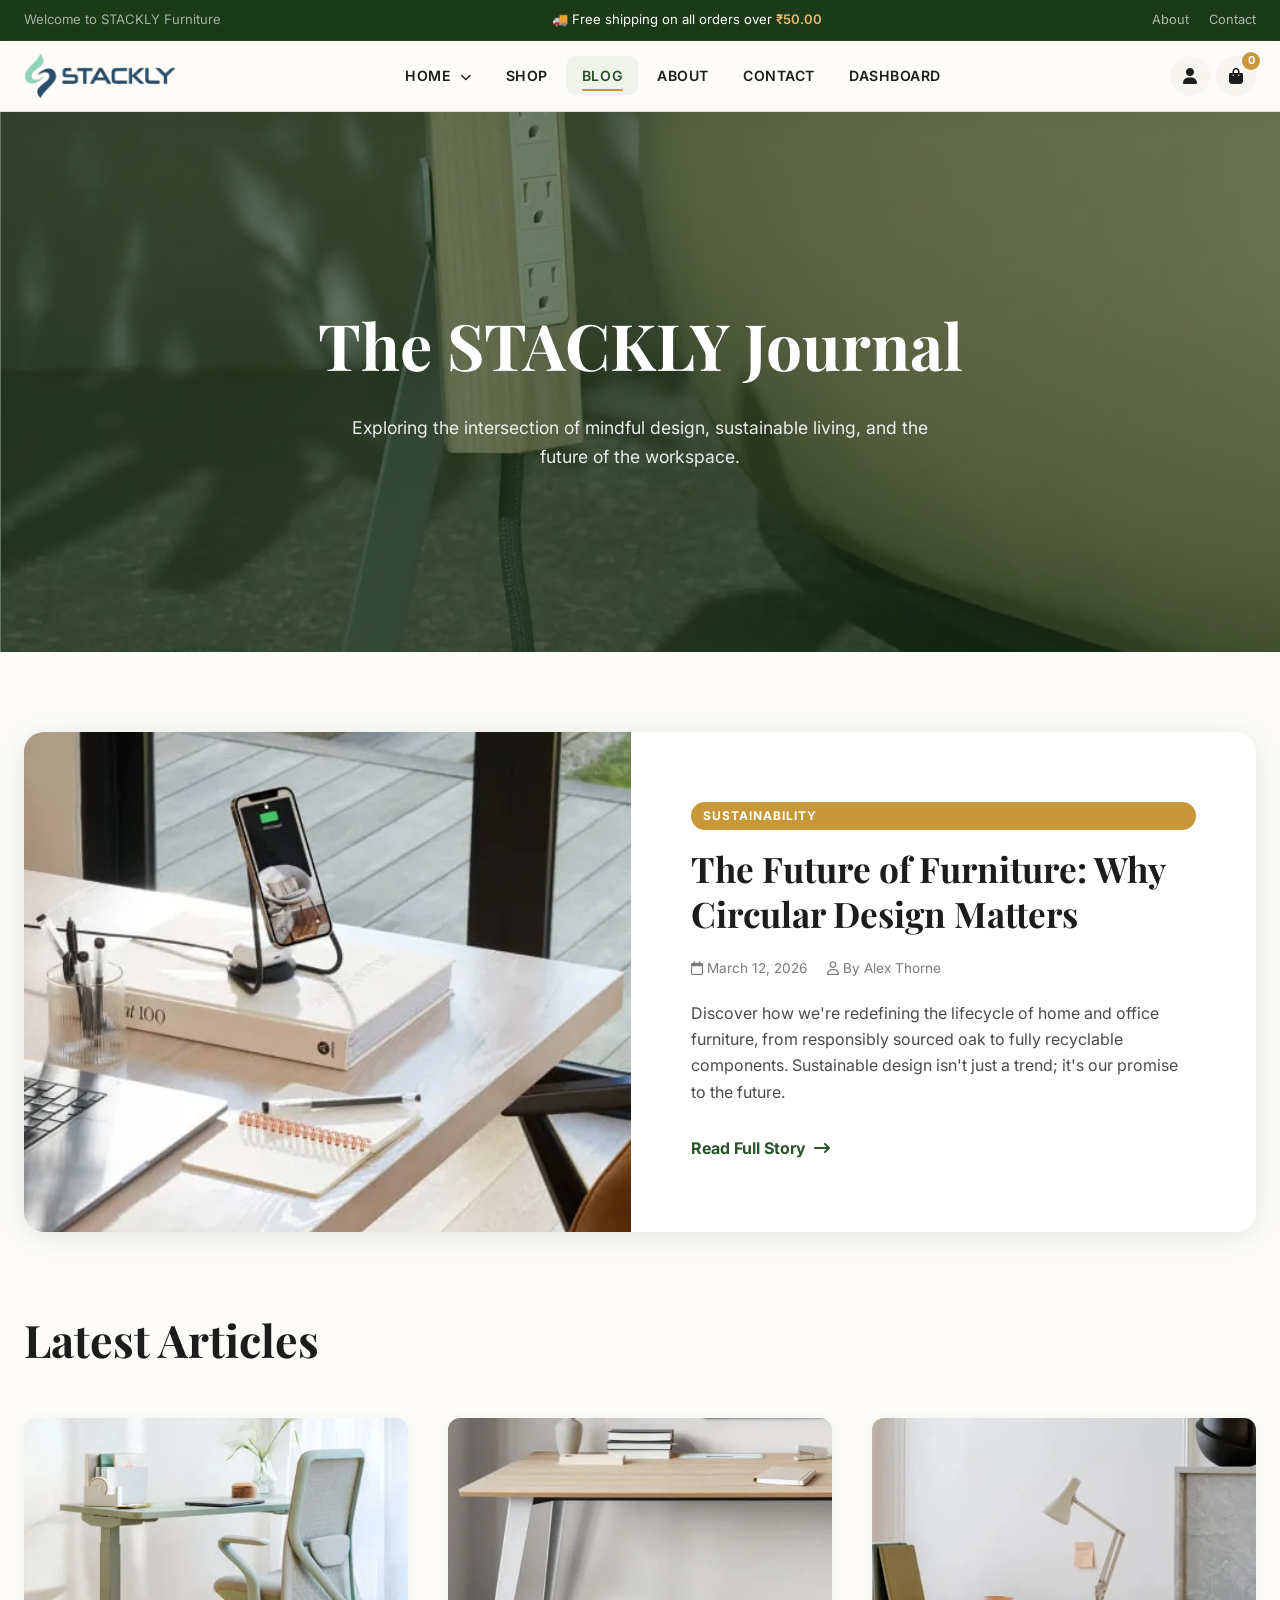
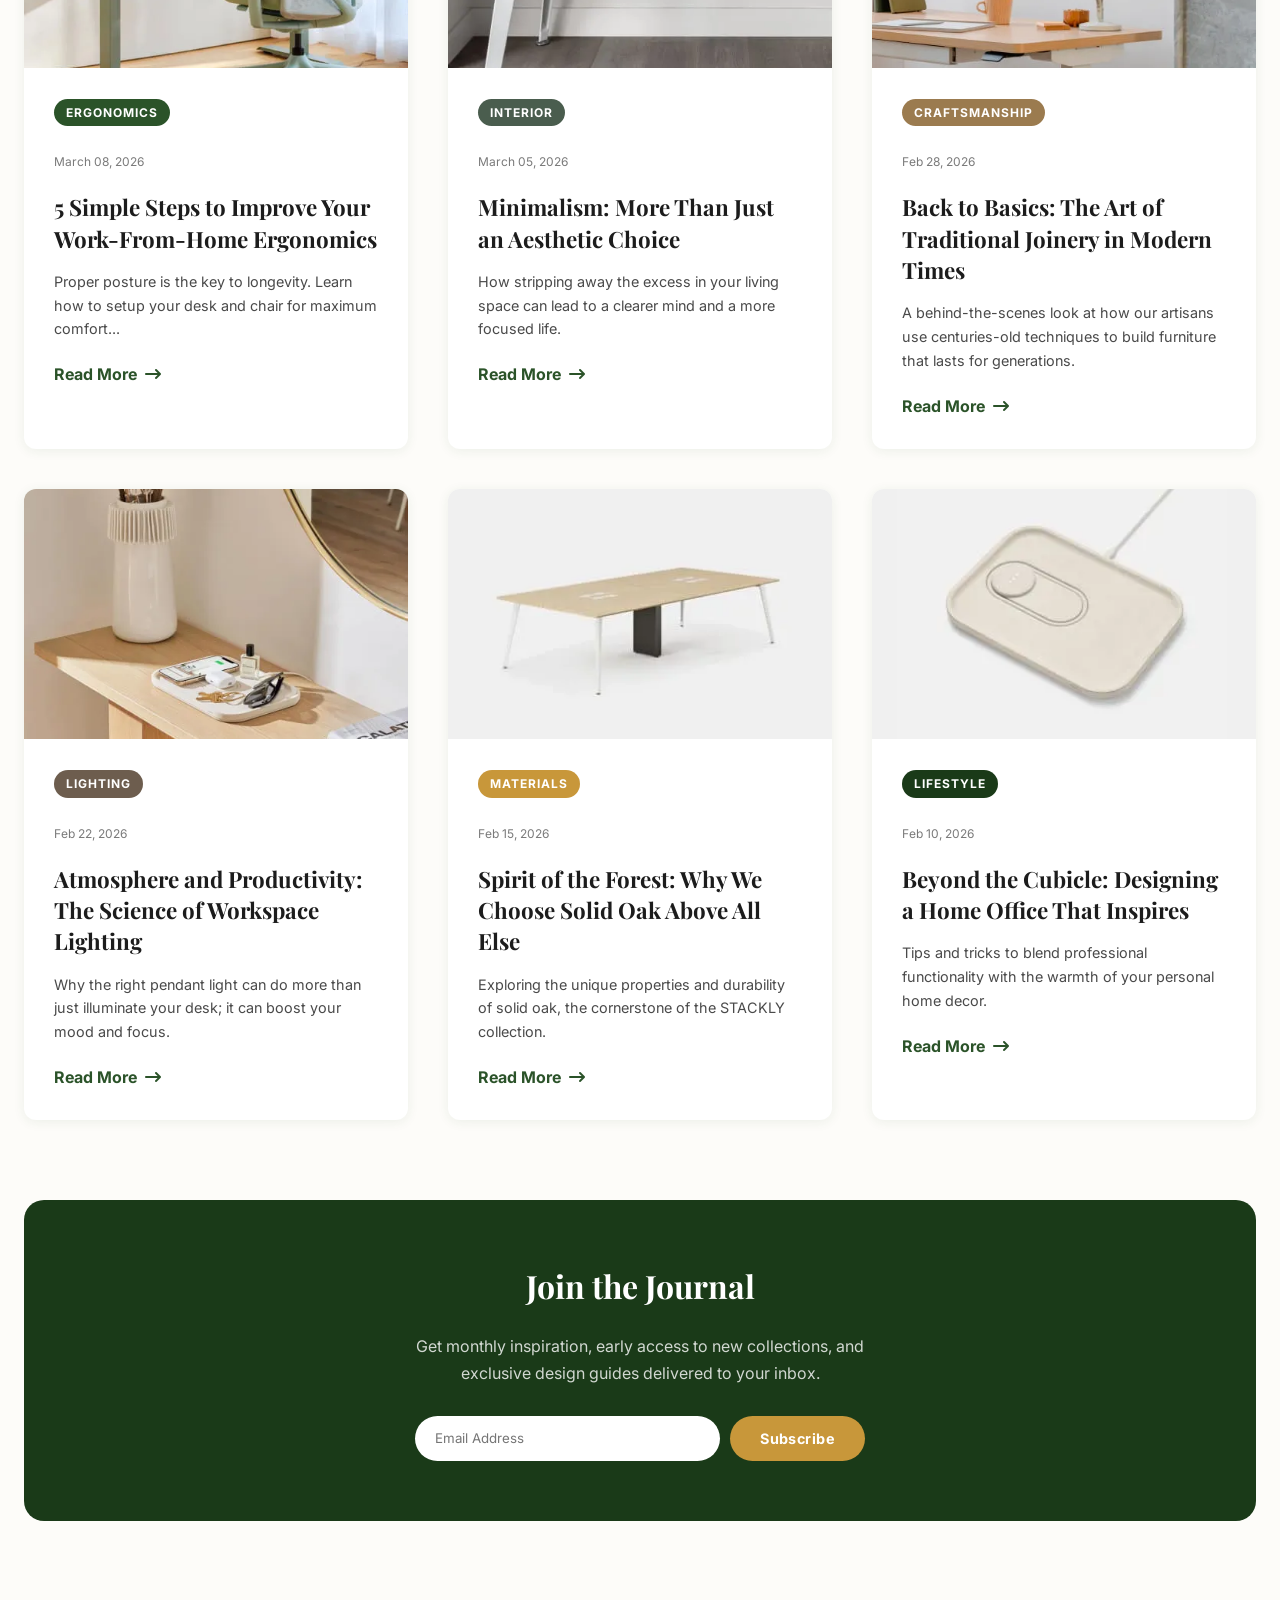
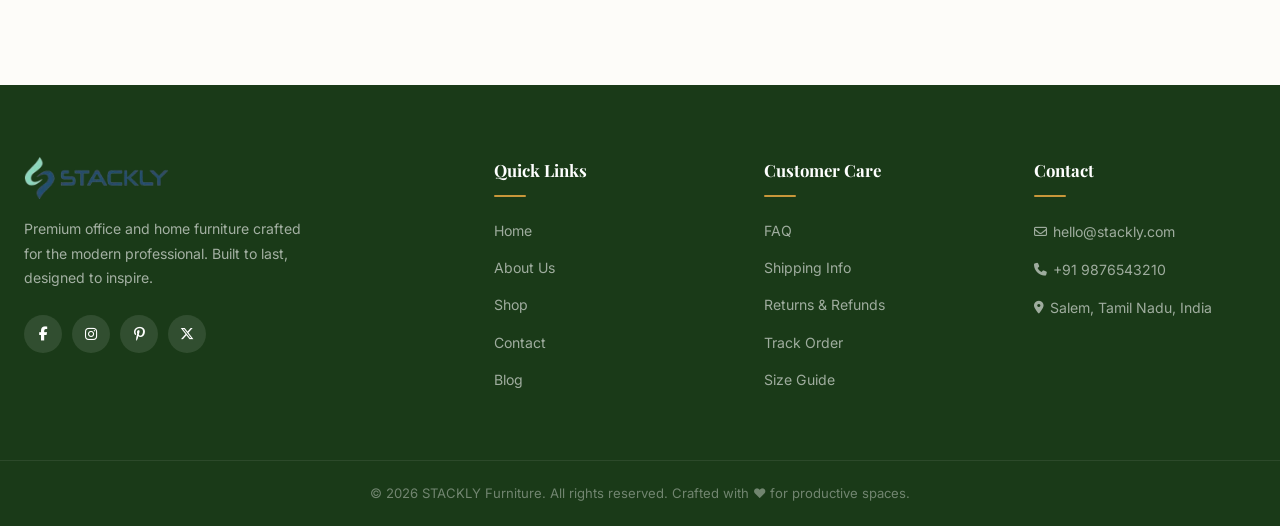
<file: blog.html>
<!DOCTYPE html>
<html lang="en-US">
<head>
  <meta charset="utf-8">
  <title>Blog - STACKLY Furniture | Design, Interior & Lifestyle</title>
  <meta name="description" content="Read the latest from STACKLY Furniture on interior design, office ergonomics, and sustainable living.">
  <meta name="author" content="STACKLY">
  <meta name="viewport" content="width=device-width, initial-scale=1, maximum-scale=1">
  <link rel="preconnect" href="https://fonts.googleapis.com">
  <link href="https://fonts.googleapis.com/css2?family=Inter:wght@300;400;500;600;700&family=Playfair+Display:wght@600;700&display=swap" rel="stylesheet">
  <link rel="stylesheet" href="https://cdnjs.cloudflare.com/ajax/libs/font-awesome/6.5.0/css/all.min.css">
  <link rel="stylesheet" href="style.css">
  <style>
    .blog-hero {
      height: 60vh;
      background: linear-gradient(rgba(26,58,24,0.6), rgba(26,58,24,0.6)), url('images/banner/banner-1.webp') center/cover no-repeat;
      display: flex;
      align-items: center;
      justify-content: center;
      text-align: center;
      color: var(--white);
      margin-bottom: 80px;
    }
    .blog-hero h1 {
      font-family: 'Playfair Display', serif;
      font-size: clamp(2.5rem, 5vw, 4rem);
      margin-bottom: 16px;
    }
    .blog-hero p {
      font-size: 1.1rem;
      max-width: 600px;
      margin: 0 auto;
      opacity: 0.9;
    }

    .featured-post {
      margin-bottom: 80px;
    }
    .featured-card {
      display: flex;
      background: var(--white);
      border-radius: var(--radius-lg);
      overflow: hidden;
      box-shadow: var(--shadow);
      transition: var(--transition-slow);
      text-decoration: none;
    }
    .featured-card:hover {
      transform: translateY(-8px);
      box-shadow: var(--shadow-lg);
    }
    .featured-img {
      flex: 1.2;
      height: 500px;
      overflow: hidden;
    }
    .featured-img img {
      width: 100%;
      height: 100%;
      object-fit: cover;
      transition: transform 1s ease;
    }
    .featured-card:hover .featured-img img {
      transform: scale(1.05);
    }
    .featured-content {
      flex: 1;
      padding: 60px;
      display: flex;
      flex-direction: column;
      justify-content: center;
    }
    .post-category {
      display: inline-block;
      padding: 4px 12px;
      background: var(--accent);
      color: var(--white);
      font-size: 0.75rem;
      font-weight: 700;
      border-radius: 50px;
      margin-bottom: 16px;
      text-transform: uppercase;
      letter-spacing: 1px;
    }
    .featured-content h2 {
      font-family: 'Playfair Display', serif;
      font-size: 2.2rem;
      line-height: 1.3;
      margin-bottom: 20px;
      color: var(--text-dark);
    }
    .post-meta {
      font-size: 0.85rem;
      color: var(--text-light);
      margin-bottom: 20px;
      display: flex;
      gap: 20px;
    }

    .blog-grid {
      display: grid;
      grid-template-columns: repeat(3, 1fr);
      gap: 40px;
      margin-bottom: 80px;
    }
    .blog-card {
      background: var(--white);
      border-radius: var(--radius);
      overflow: hidden;
      box-shadow: var(--shadow-sm);
      transition: var(--transition);
      display: flex;
      flex-direction: column;
    }
    .blog-card:hover {
      transform: translateY(-5px);
      box-shadow: var(--shadow);
    }
    .blog-card-img {
      height: 250px;
      overflow: hidden;
    }
    .blog-card-img img {
      width: 100%;
      height: 100%;
      object-fit: cover;
      transition: transform 0.6s ease;
    }
    .blog-card:hover .blog-card-img img {
      transform: scale(1.1);
    }
    .blog-card-content {
      padding: 30px;
      flex-grow: 1;
    }
    .blog-card-content h3 {
      font-family: 'Playfair Display', serif;
      font-size: 1.4rem;
      margin-bottom: 15px;
      line-height: 1.4;
      color: var(--text-dark);
    }
    .read-more {
      font-weight: 700;
      color: var(--primary);
      display: inline-flex;
      align-items: center;
      gap: 8px;
      transition: gap 0.3s;
    }
    .blog-card:hover .read-more {
      gap: 12px;
    }

    @media (max-width: 1024px) {
      .blog-grid { grid-template-columns: repeat(2, 1fr); }
      .featured-card { flex-direction: column; }
      .featured-img { height: 350px; }
      .featured-content { padding: 40px; }
    }
    @media (max-width: 640px) {
      .blog-grid { grid-template-columns: 1fr; }
      .featured-content h2 { font-size: 1.8rem; }
    }
  </style>
</head>
<body class="blog-page">

<div class="preloader" id="preloader">
  <div class="preloader-inner">
    <div class="preloader-logo-wrap">
      <img src="images/logo/logo.webp" alt="STACKLY" class="preloader-logo">
      <div class="preloader-glow"></div>
    </div>
    <div class="preloader-bar-track">
      <div class="preloader-bar" id="preloaderBar"></div>
    </div>
    <p class="preloader-label">Curating stories&hellip;</p>
  </div>
</div>

<button id="scroll-top" aria-label="Back to top"><i class="fa-solid fa-arrow-up"></i></button>

<div class="topbar">
  <div class="topbar-inner">
    <div style="color:rgba(255,255,255,.6);font-size:.82rem;">Welcome to STACKLY Furniture</div>
    <div class="topbar-center">🚚 Free shipping on all orders over <span>₹50.00</span></div>
    <div class="topbar-links">
      <a href="about.html">About</a>
      <a href="contact.html">Contact</a>
    </div>
  </div>
</div>

<header class="site-header">
  <div class="header-inner">
    <a href="index.html" class="logo"><img src="images/logo/logo.webp" alt="STACKLY Furniture"></a>
    <nav class="main-nav" id="mainNav">
      <ul>
        <li class="has-dropdown">
          <a href="#">Home <i class="fa-solid fa-chevron-down"></i></a>
          <ul class="dropdown">
            <li><a href="index.html">Home 1</a></li>
            <li><a href="index2.html">Home 2</a></li>
          </ul>
        </li>
        <li><a href="shop.html">Shop</a></li>
        <li><a href="blog.html" class="active">Blog</a></li>
        <li><a href="about.html">About</a></li>
        <li><a href="contact.html">Contact</a></li>
        <li><a href="dashboard.html">Dashboard</a></li>
      </ul>
    </nav>
    <div class="nav-actions">
      <a href="login.html" class="nav-btn" aria-label="Account"><i class="fa-solid fa-user"></i></a>
      <a href="cart.html" class="nav-btn cart" aria-label="Cart">
        <i class="fa-solid fa-bag-shopping"></i>
        <span class="cart-count">0</span>
      </a>
    </div>
    <button class="mobile-toggle" id="mobileToggle" aria-label="Menu">
      <span></span><span></span><span></span>
    </button>
  </div>
</header>

<section class="blog-hero">
  <div class="container reveal">
    <h1>The STACKLY Journal</h1>
    <p>Exploring the intersection of mindful design, sustainable living, and the future of the workspace.</p>
  </div>
</section>

<section class="featured-post">
  <div class="container">
    <a href="./404.html" class="featured-card reveal">
      <div class="featured-img">
        <img src="images/gallery/gallery-4.webp" alt="Sustainability in Design">
      </div>
      <div class="featured-content">
        <span class="post-category">Sustainability</span>
        <h2>The Future of Furniture: Why Circular Design Matters</h2>
        <div class="post-meta">
          <span><i class="fa-regular fa-calendar"></i> March 12, 2026</span>
          <span><i class="fa-regular fa-user"></i> By Alex Thorne</span>
        </div>
        <p style="margin-bottom: 30px; color: var(--text-mid);">Discover how we're redefining the lifecycle of home and office furniture, from responsibly sourced oak to fully recyclable components. Sustainable design isn't just a trend; it's our promise to the future.</p>
        <div class="read-more">Read Full Story <i class="fa-solid fa-arrow-right-long"></i></div>
      </div>
    </a>
  </div>
</section>

<section class="section" style="padding-top: 0;">
  <div class="container">
    <div class="section-header reveal" style="text-align: left; margin-bottom: 50px;">
      <h2 class="section-title">Latest Articles</h2>
    </div>

    <div class="blog-grid">
      <article class="blog-card reveal delay-1">
        <a href="./404.html" class="blog-card-img">
          <img src="images/gallery/gallery-1.webp" alt="Office Ergonomics">
        </a>
        <div class="blog-card-content">
          <span class="post-category" style="background:var(--primary);">Ergonomics</span>
          <div class="post-meta" style="font-size: 0.75rem; margin-top: 10px;">
            <span>March 08, 2026</span>
          </div>
          <h3>5 Simple Steps to Improve Your Work-From-Home Ergonomics</h3>
          <p style="margin-bottom: 20px; color: var(--text-mid); font-size: 0.9rem;">Proper posture is the key to longevity. Learn how to setup your desk and chair for maximum comfort...</p>
          <a href="./404.html" class="read-more">Read More <i class="fa-solid fa-arrow-right-long"></i></a>
        </div>
      </article>

      <article class="blog-card reveal delay-2">
        <a href="./404.html" class="blog-card-img">
          <img src="images/gallery/gallery-2.webp" alt="Minimalist Interiors">
        </a>
        <div class="blog-card-content">
          <span class="post-category" style="background:#4A5D4E;">Interior</span>
          <div class="post-meta" style="font-size: 0.75rem; margin-top: 10px;">
            <span>March 05, 2026</span>
          </div>
          <h3>Minimalism: More Than Just an Aesthetic Choice</h3>
          <p style="margin-bottom: 20px; color: var(--text-mid); font-size: 0.9rem;">How stripping away the excess in your living space can lead to a clearer mind and a more focused life.</p>
          <a href="./404.html" class="read-more">Read More <i class="fa-solid fa-arrow-right-long"></i></a>
        </div>
      </article>

      <article class="blog-card reveal delay-3">
        <a href="./404.html" class="blog-card-img">
          <img src="images/gallery/gallery-3.webp" alt="Craftsmanship">
        </a>
        <div class="blog-card-content">
          <span class="post-category" style="background:#9B7B4F;">Craftsmanship</span>
          <div class="post-meta" style="font-size: 0.75rem; margin-top: 10px;">
            <span>Feb 28, 2026</span>
          </div>
          <h3>Back to Basics: The Art of Traditional Joinery in Modern Times</h3>
          <p style="margin-bottom: 20px; color: var(--text-mid); font-size: 0.9rem;">A behind-the-scenes look at how our artisans use centuries-old techniques to build furniture that lasts for generations.</p>
          <a href="./404.html" class="read-more">Read More <i class="fa-solid fa-arrow-right-long"></i></a>
        </div>
      </article>

      <article class="blog-card reveal">
        <a href="./404.html" class="blog-card-img">
          <img src="images/gallery/gallery-5.webp" alt="Modern Lighting">
        </a>
        <div class="blog-card-content">
          <span class="post-category" style="background:#6D5D4E;">Lighting</span>
          <div class="post-meta" style="font-size: 0.75rem; margin-top: 10px;">
            <span>Feb 22, 2026</span>
          </div>
          <h3>Atmosphere and Productivity: The Science of Workspace Lighting</h3>
          <p style="margin-bottom: 20px; color: var(--text-mid); font-size: 0.9rem;">Why the right pendant light can do more than just illuminate your desk; it can boost your mood and focus.</p>
          <a href="./404.html" class="read-more">Read More <i class="fa-solid fa-arrow-right-long"></i></a>
        </div>
      </article>

      <article class="blog-card reveal delay-1">
        <a href="./404.html" class="blog-card-img">
          <img src="images/section/categories-1.webp" alt="Natural Materials">
        </a>
        <div class="blog-card-content">
          <span class="post-category" style="background:var(--accent);">Materials</span>
          <div class="post-meta" style="font-size: 0.75rem; margin-top: 10px;">
            <span>Feb 15, 2026</span>
          </div>
          <h3>Spirit of the Forest: Why We Choose Solid Oak Above All Else</h3>
          <p style="margin-bottom: 20px; color: var(--text-mid); font-size: 0.9rem;">Exploring the unique properties and durability of solid oak, the cornerstone of the STACKLY collection.</p>
          <a href="./404.html" class="read-more">Read More <i class="fa-solid fa-arrow-right-long"></i></a>
        </div>
      </article>

      <article class="blog-card reveal delay-2">
        <a href="./404.html" class="blog-card-img">
          <img src="images/section/categories-6.webp" alt="Home Office">
        </a>
        <div class="blog-card-content">
          <span class="post-category" style="background:var(--primary-dark);">Lifestyle</span>
          <div class="post-meta" style="font-size: 0.75rem; margin-top: 10px;">
            <span>Feb 10, 2026</span>
          </div>
          <h3>Beyond the Cubicle: Designing a Home Office That Inspires</h3>
          <p style="margin-bottom: 20px; color: var(--text-mid); font-size: 0.9rem;">Tips and tricks to blend professional functionality with the warmth of your personal home decor.</p>
          <a href="./404.html" class="read-more">Read More <i class="fa-solid fa-arrow-right-long"></i></a>
        </div>
      </article>
    </div>

    <div class="reveal-scale" style="background: var(--primary-dark); padding: 60px; border-radius: var(--radius-lg); color: white; text-align: center; margin-bottom: 80px;">
        <h2 style="font-family: 'Playfair Display', serif; font-size: 2rem; margin-bottom: 20px;">Join the Journal</h2>
        <p style="margin-bottom: 30px; opacity: 0.8; max-width: 500px; margin-left: auto; margin-right: auto;">Get monthly inspiration, early access to new collections, and exclusive design guides delivered to your inbox.</p>
        <form onsubmit="return false;" style="display: flex; gap: 10px; max-width: 450px; margin: 0 auto; flex-wrap: wrap;">
            <input type="email" placeholder="Email Address" style="flex: 1; min-width: 250px; padding: 14px 20px; border-radius: 50px; border: none; outline: none;">
            <button type="submit" class="btn btn-primary" style="border-radius: 50px; padding: 14px 30px; background: var(--accent);">Subscribe</button>
        </form>
    </div>
  </div>
</section>

<footer class="footer">
  <div class="container">
    <div class="footer-grid">
      <div class="footer-brand">
        <div class="logo"><img src="images/logo/logo.webp" alt="STACKLY Furniture"></div>
        <p>Premium office and home furniture crafted for the modern professional. Built to last, designed to inspire.</p>
        <div class="footer-socials">
          <a href="./404.html" class="social-link"><i class="fa-brands fa-facebook-f"></i></a>
          <a href="./404.html" class="social-link"><i class="fa-brands fa-instagram"></i></a>
          <a href="./404.html" class="social-link"><i class="fa-brands fa-pinterest-p"></i></a>
          <a href="./404.html" class="social-link"><i class="fa-brands fa-x-twitter"></i></a>
        </div>
      </div>
      <div class="footer-col">
        <h4>Quick Links</h4>
        <ul>
          <li><a href="index.html">Home</a></li>
          <li><a href="about.html">About Us</a></li>
          <li><a href="shop.html">Shop</a></li>
          <li><a href="contact.html">Contact</a></li>
          <li><a href="blog.html">Blog</a></li>
        </ul>
      </div>
      <div class="footer-col">
        <h4>Customer Care</h4>
        <ul>
          <li><a href="./404.html">FAQ</a></li>
          <li><a href="./404.html">Shipping Info</a></li>
          <li><a href="./404.html">Returns & Refunds</a></li>
          <li><a href="./404.html">Track Order</a></li>
          <li><a href="./404.html">Size Guide</a></li>
        </ul>
      </div>
      <div class="footer-col">
        <h4>Contact</h4>
        <ul>
          <li><a href="mailto:hello@stackly.com"><i class="fa-regular fa-envelope"></i> hello@stackly.com</a></li>
          <li><a href="tel:+91 9876543210"><i class="fa-solid fa-phone"></i> +91 9876543210</a></li>
          <li><a href="#"><i class="fa-solid fa-location-dot"></i> Salem, Tamil Nadu, India</a></li>
        </ul>
      </div>
    </div>
  </div>
  <div class="footer-bottom">
    <p>&copy; 2026 STACKLY Furniture. All rights reserved. Crafted with ❤️ for productive spaces.</p>
  </div>
</footer>

<script src="script.js"></script>
</body>
</html>
</file>
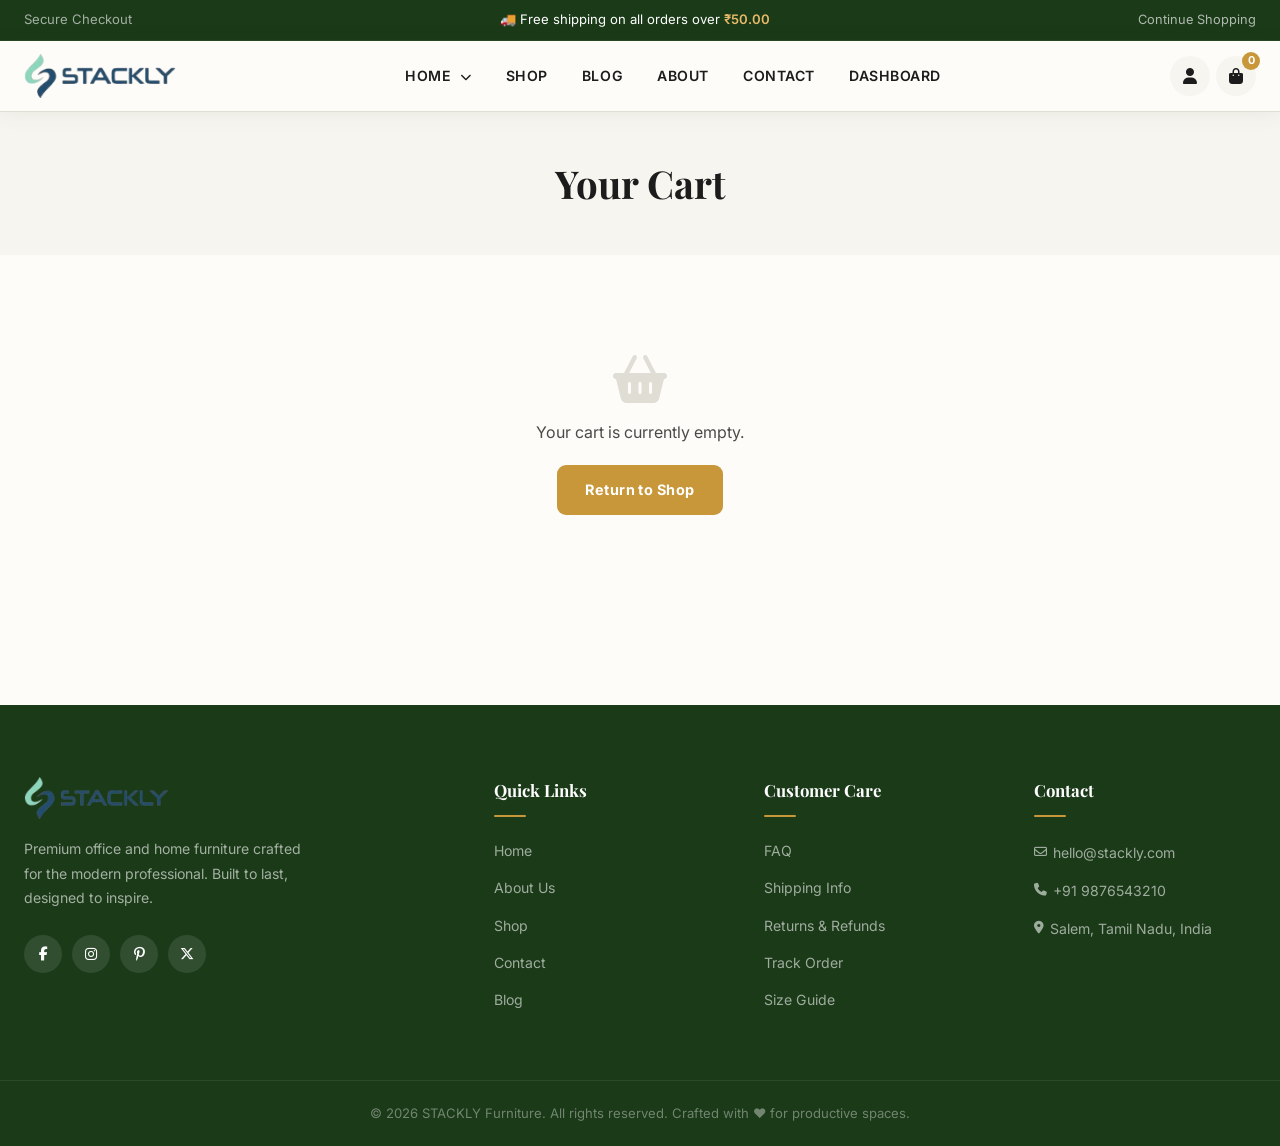
<file: cart.html>
﻿<!DOCTYPE html>
<html lang="en-US">
<head>
  <meta charset="utf-8">
  <title>Your Cart - STACKLY Furniture</title>
  <meta name="description" content="Review your cart at STACKLY Furniture.">
  <meta name="author" content="STACKLY">
  <meta name="viewport" content="width=device-width, initial-scale=1, maximum-scale=1">
  <link rel="preconnect" href="https://fonts.googleapis.com">
  <link href="https://fonts.googleapis.com/css2?family=Inter:wght@300;400;500;600;700&family=Playfair+Display:wght@600;700&display=swap" rel="stylesheet">
  <link rel="stylesheet" href="https://cdnjs.cloudflare.com/ajax/libs/font-awesome/6.5.0/css/all.min.css">
  <link rel="stylesheet" href="style.css">
  <style>
    .cart-page-content { padding: 60px 0; min-height: 50vh; }
    .cart-layout { display: flex; gap: 40px; align-items: flex-start; flex-wrap: wrap; }
    .cart-items { flex: 1; min-width: 300px; }
    .cart-summary { width: 340px; background: var(--white); border-radius: var(--radius); padding: 30px; box-shadow: var(--shadow-sm); flex-shrink: 0; }
    
    .cart-item { display: flex; gap: 24px; padding: 24px 0; border-bottom: 1px solid var(--border); align-items: center; }
    .cart-item:first-child { padding-top: 0; }
    .cart-item-img { width: 100px; height: 100px; border-radius: 8px; object-fit: cover; background: var(--bg); }
    .cart-item-details { flex: 1; }
    .cart-item-title { font-weight: 600; font-size: 1.05rem; margin-bottom: 8px; color: var(--text-dark); }
    .cart-item-price { color: var(--primary); font-weight: 700; }
    
    .cart-qty-control { display: inline-flex; align-items: center; border: 1.5px solid var(--border); border-radius: 6px; overflow: hidden; margin-top: 12px; }
    .cart-qty-btn { width: 30px; height: 30px; background: var(--bg); border: none; font-size: 0.8rem; cursor: pointer; transition: 0.2s; }
    .cart-qty-btn:hover { background: var(--primary); color: white; }
    .cart-qty-input { width: 40px; text-align: center; font-size: 0.9rem; font-weight: 600; border: none; pointer-events: none; }
    
    .cart-item-remove { background: none; border: none; color: #d9534f; cursor: pointer; font-size: 1.2rem; transition: 0.2s; padding: 10px; }
    .cart-item-remove:hover { color: #c9302c; transform: scale(1.1); }
    
    .summary-row { display: flex; justify-content: space-between; margin-bottom: 16px; font-size: 0.95rem; color: var(--text-mid); }
    .summary-total { font-size: 1.25rem; font-weight: 700; color: var(--text-dark); border-top: 1px solid var(--border); padding-top: 16px; margin-top: 16px; display: flex; justify-content: space-between; }
    
    .empty-cart { text-align: center; padding: 40px; color: var(--text-mid); }
    .empty-cart i { font-size: 3rem; color: var(--border); margin-bottom: 16px; display: block; }
    
    @media (max-width: 768px) {
      .cart-summary { width: 100%; }
      .cart-item { flex-direction: column; align-items: flex-start; gap: 16px; position: relative; }
      .cart-item-remove { position: absolute; top: 16px; right: 0; }
    }
  </style>
</head>
<body class="cart-page">

<div class="topbar">
  <div class="topbar-inner">
    <div style="color:rgba(255,255,255,.6);font-size:.82rem;">Secure Checkout</div>
    <div class="topbar-center">🚚 Free shipping on all orders over <span>₹50.00</span></div>
    <div class="topbar-links">
      <a href="shop.html">Continue Shopping</a>
    </div>
  </div>
</div>

<header class="site-header">
  <div class="header-inner">
    <a href="index.html" class="logo"><img src="images/logo/logo.webp" alt="STACKLY Furniture"></a>
    <nav class="main-nav" id="mainNav">
      <ul>
        <li class="has-dropdown">
          <a href="#">Home <i class="fa-solid fa-chevron-down"></i></a>
          <ul class="dropdown">
            <li><a href="index.html">Home 1</a></li>
            <li><a href="index2.html">Home 2</a></li>
          </ul>
        </li>
        <li><a href="shop.html">Shop</a></li>
        <li><a href="blog.html">Blog</a></li>
        <li><a href="about.html">About</a></li>
        <li><a href="contact.html">Contact</a></li>
        <li><a href="dashboard.html">Dashboard</a></li>
      </ul>
    </nav>
    <div class="nav-actions">
      <a href="login.html" class="nav-btn" aria-label="Account"><i class="fa-solid fa-user"></i></a>
      <a href="cart.html" class="nav-btn cart" aria-label="Cart">
        <i class="fa-solid fa-bag-shopping"></i>
        <span class="cart-count">0</span>
      </a>
    </div>
    <button class="mobile-toggle" id="mobileToggle" aria-label="Menu">
      <span></span><span></span><span></span>
    </button>
  </div>
</header>

<div class="page-header" style="background: var(--bg); padding: 40px 0; text-align: center;">
  <div class="container">
    <h1 style="font-family: 'Playfair Display', serif; font-size: 2.4rem;">Your Cart</h1>
  </div>
</div>

<section class="cart-page-content">
  <div class="container">
    <div class="cart-layout">
      
      <div class="cart-items" id="cartItemsContainer">
        <div class="empty-cart">
          <i class="fa-solid fa-basket-shopping"></i>
          <p>Your cart is currently empty.</p>
          <a href="shop.html" class="btn btn-primary" style="margin-top: 20px;">Return to Shop</a>
        </div>
      </div>

      <aside class="cart-summary" id="cartSummaryBlock" style="display: none;">
        <h3 style="font-family: 'Playfair Display', serif; font-size: 1.4rem; border-bottom: 2px solid var(--border); padding-bottom: 12px; margin-bottom: 24px;">Order Summary</h3>
        <div class="summary-row">
          <span>Subtotal</span>
          <span id="cartSubtotal">₹0.00</span>
        </div>
        <div class="summary-row">
          <span>Shipping</span>
          <span>Calculated at checkout</span>
        </div>
        <div class="summary-row">
          <span>Tax</span>
          <span id="cartTax">₹0.00</span>
        </div>
        <div class="summary-total">
          <span>Total</span>
          <span id="cartTotal" style="color: var(--primary);">₹0.00</span>
        </div>
        <button class="btn btn-primary" style="width: 100%; justify-content: center; margin-top: 24px; padding: 16px;">Proceed to Checkout &nbsp;<i class="fa-solid fa-lock"></i></button>
      </aside>

    </div>
  </div>
</section>

<footer class="footer">
  <div class="container">
    <div class="footer-grid">
      <div class="footer-brand">
        <div class="logo"><img src="images/logo/logo.webp" alt="STACKLY Furniture"></div>
        <p>Premium office and home furniture crafted for the modern professional. Built to last, designed to inspire.</p>
        <div class="footer-socials">
          <a href="#" class="social-link"><i class="fa-brands fa-facebook-f"></i></a>
          <a href="#" class="social-link"><i class="fa-brands fa-instagram"></i></a>
          <a href="#" class="social-link"><i class="fa-brands fa-pinterest-p"></i></a>
          <a href="#" class="social-link"><i class="fa-brands fa-x-twitter"></i></a>
        </div>
      </div>
      <div class="footer-col">
        <h4>Quick Links</h4>
        <ul>
          <li><a href="index.html">Home</a></li>
          <li><a href="about.html">About Us</a></li>
          <li><a href="shop.html">Shop</a></li>
          <li><a href="contact.html">Contact</a></li>
          <li><a href="blog.html">Blog</a></li>
        </ul>
      </div>
      <div class="footer-col">
        <h4>Customer Care</h4>
        <ul>
          <li><a href="#">FAQ</a></li>
          <li><a href="#">Shipping Info</a></li>
          <li><a href="#">Returns & Refunds</a></li>
          <li><a href="#">Track Order</a></li>
          <li><a href="#">Size Guide</a></li>
        </ul>
      </div>
      <div class="footer-col">
        <h4>Contact</h4>
        <ul>
          <li><a href="mailto:hello@stackly.com"><i class="fa-regular fa-envelope"></i> hello@stackly.com</a></li>
          <li><a href="tel:+91 9876543210"><i class="fa-solid fa-phone"></i> +91 9876543210</a></li>
          <li><a href="#"><i class="fa-solid fa-location-dot"></i> Salem, Tamil Nadu, India</a></li>
        </ul>
      </div>
    </div>
  </div>
  <div class="footer-bottom">
    <p>&copy; 2026 STACKLY Furniture. All rights reserved. Crafted with ❤️ for productive spaces.</p>
  </div>
</footer>

<script src="script.js"></script>
</body>
</html>
</file>
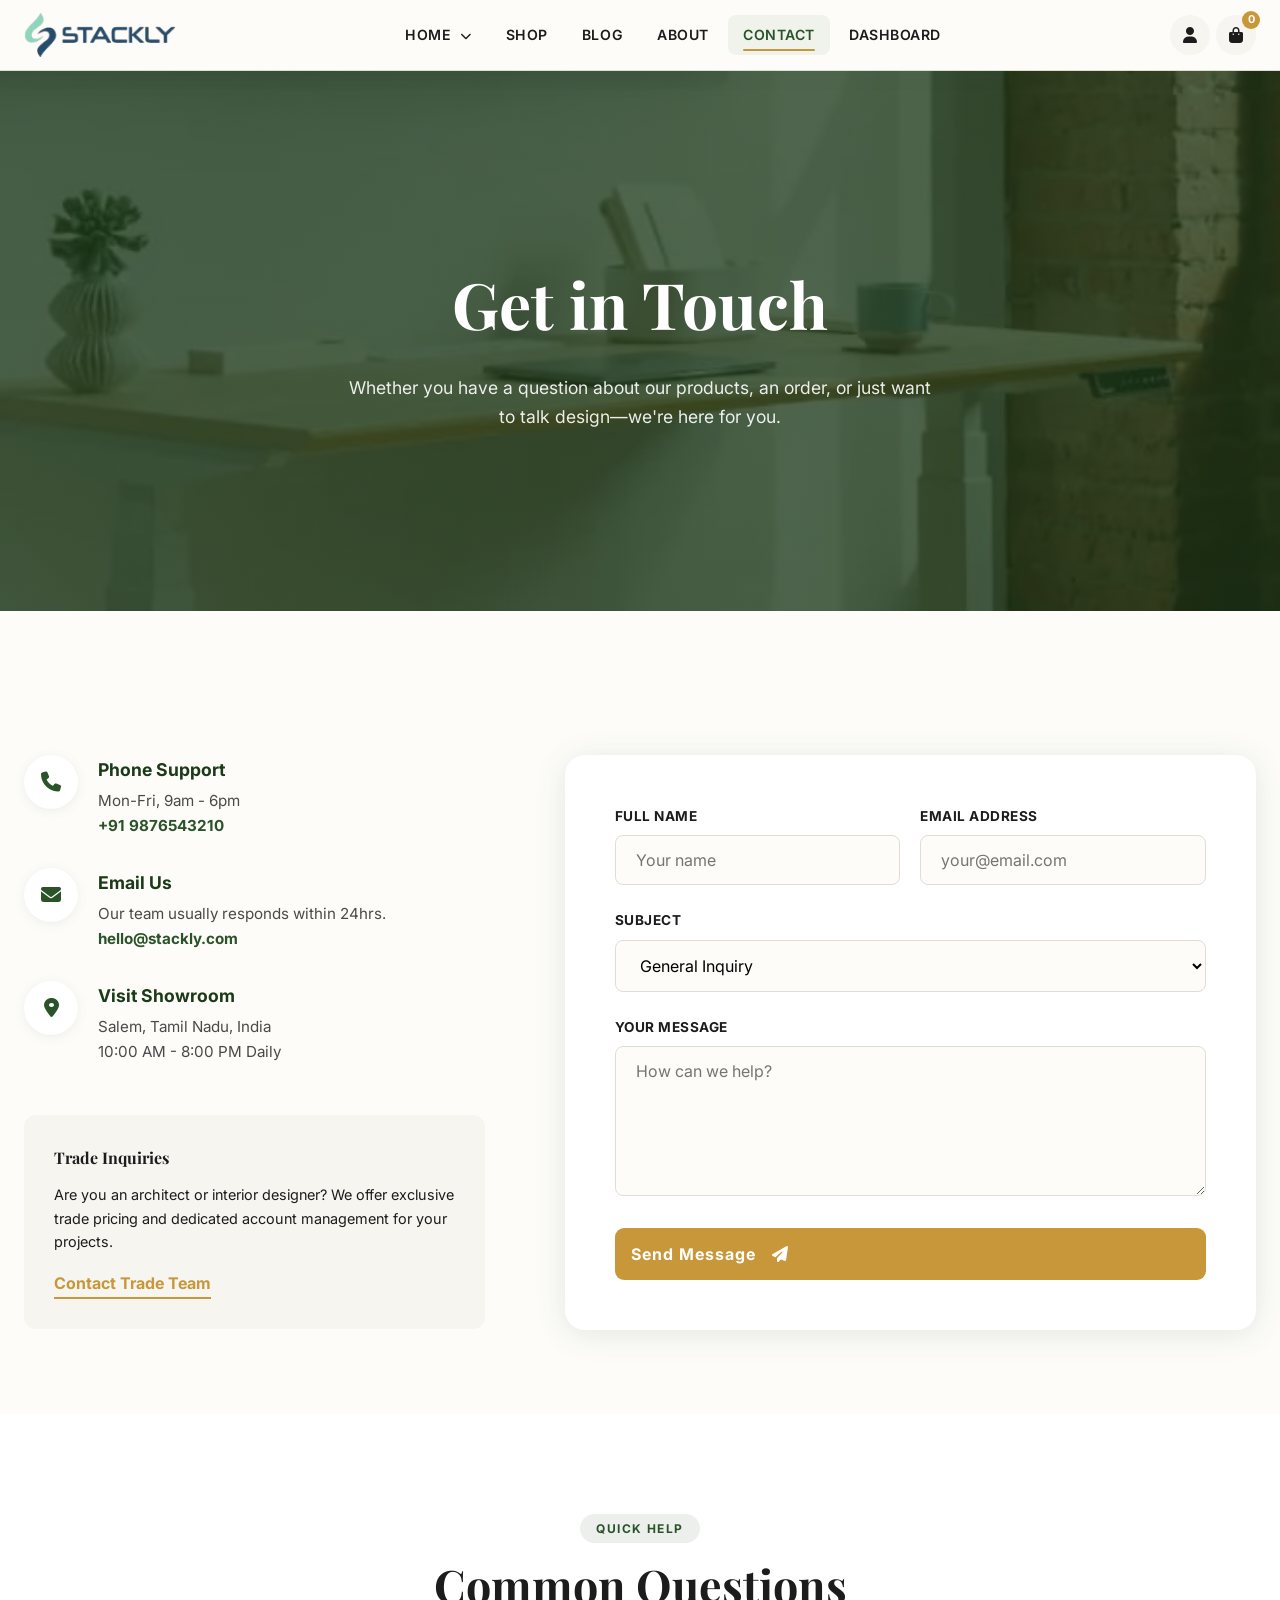
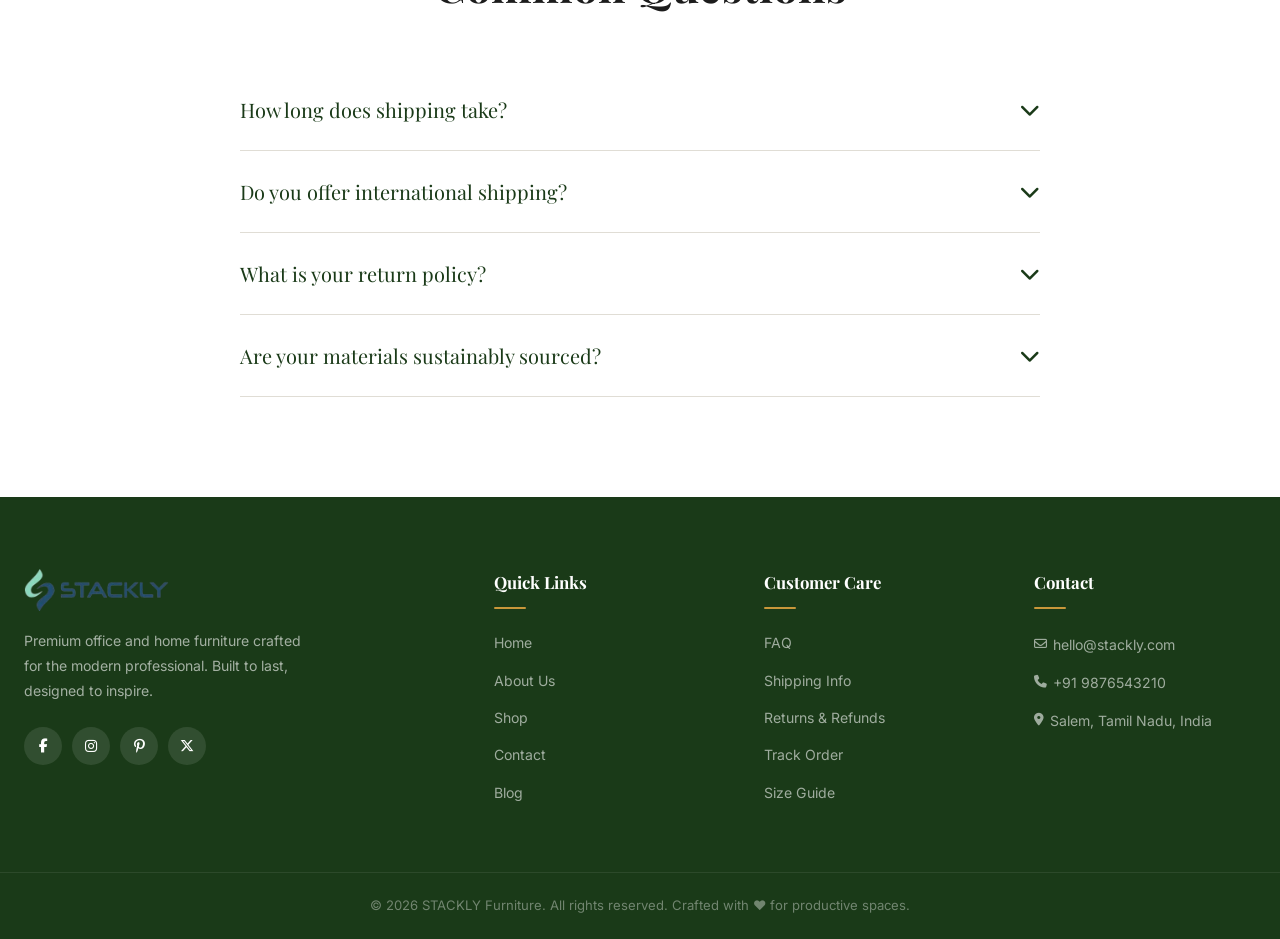
<file: contact.html>
<!DOCTYPE html>
<html lang="en-US">
<head>
  <meta charset="utf-8">
  <title>Contact Us - STACKLY Furniture | Get in Touch</title>
  <meta name="description" content="Have questions about our furniture or your order? Contact the STACKLY team today. We're here to help you create your perfect space.">
  <meta name="author" content="STACKLY">
  <meta name="viewport" content="width=device-width, initial-scale=1, maximum-scale=1">
  <link rel="preconnect" href="https://fonts.googleapis.com">
  <link href="https://fonts.googleapis.com/css2?family=Inter:wght@300;400;500;600;700&family=Playfair+Display:wght@600;700&display=swap" rel="stylesheet">
  <link rel="stylesheet" href="https://cdnjs.cloudflare.com/ajax/libs/font-awesome/6.5.0/css/all.min.css">
  <link rel="stylesheet" href="style.css">
  <style>
    .contact-hero {
      height: 60vh;
      background: linear-gradient(rgba(26,58,24,0.7), rgba(26,58,24,0.7)), url('images/banner/collections-1.webp') center/cover no-repeat;
      display: flex;
      align-items: center;
      justify-content: center;
      text-align: center;
      color: var(--white);
    }
    .contact-hero h1 {
      font-family: 'Playfair Display', serif;
      font-size: clamp(2.5rem, 6vw, 4rem);
      color: var(--white);
      margin-bottom: 16px;
    }
    .contact-hero p {
      color: var(--white);
      opacity: 0.9;
      font-size: 1.1rem;
      max-width: 600px;
      margin: 0 auto;
    }

    .contact-grid {
      display: grid;
      grid-template-columns: 1fr 1.5fr;
      gap: 80px;
      margin-top: 60px;
    }
    .contact-info-list {
      display: flex;
      flex-direction: column;
      gap: 30px;
    }
    .info-item {
      display: flex;
      gap: 20px;
      align-items: flex-start;
    }
    .info-icon {
      width: 54px;
      height: 54px;
      background: var(--white);
      color: var(--primary);
      border-radius: 50%;
      display: flex;
      align-items: center;
      justify-content: center;
      font-size: 1.25rem;
      flex-shrink: 0;
      box-shadow: var(--shadow-sm);
    }
    .info-text h3 {
      font-size: 1.1rem;
      margin-bottom: 4px;
      color: var(--primary-dark);
    }
    .info-text p {
      color: var(--text-mid);
      font-size: 0.95rem;
    }

    .contact-form-wrap {
      background: var(--white);
      padding: 50px;
      border-radius: var(--radius-lg);
      box-shadow: var(--shadow);
    }
    .form-group {
      margin-bottom: 24px;
    }
    .form-group label {
      display: block;
      font-size: 0.85rem;
      font-weight: 700;
      text-transform: uppercase;
      letter-spacing: 0.5px;
      margin-bottom: 8px;
      color: var(--text-dark);
    }
    .form-control {
      width: 100%;
      padding: 14px 20px;
      border: 1px solid var(--border);
      border-radius: 8px;
      outline: none;
      font-size: 1rem;
      transition: var(--transition);
      background: var(--bg-light);
    }
    .form-control:focus {
      border-color: var(--primary);
      background: var(--white);
      box-shadow: 0 0 0 4px rgba(43,83,41,0.05);
    }
    textarea.form-control {
      min-height: 150px;
      resize: vertical;
    }

    .faq-section {
      background: var(--white);
      padding: 100px 0;
    }
    .faq-container {
      max-width: 800px;
      margin: 0 auto;
    }
    .faq-item {
      border-bottom: 1px solid var(--border);
      padding: 24px 0;
    }
    .faq-question {
      display: flex;
      justify-content: space-between;
      align-items: center;
      cursor: pointer;
      font-family: 'Playfair Display', serif;
      font-size: 1.25rem;
      color: var(--primary-dark);
      transition: var(--transition);
    }
    .faq-question:hover {
      color: var(--accent);
    }
    .faq-answer {
      height: 0;
      overflow: hidden;
      transition: height 0.3s ease;
      color: var(--text-mid);
      font-size: 0.95rem;
      padding-top: 0;
    }
    .faq-item.active .faq-answer {
      height: auto;
      padding-top: 16px;
    }
    .faq-icon {
      transition: transform 0.3s;
    }
    .faq-item.active .faq-icon {
      transform: rotate(180deg);
    }

    @media (max-width: 1024px) {
      .contact-grid { grid-template-columns: 1fr; gap: 60px; }
    }
    @media (max-width: 640px) {
      .contact-form-wrap { padding: 30px; }
    }
  </style>
</head>
<body class="contact-page">

<div class="preloader" id="preloader">
  <div class="preloader-inner">
    <div class="preloader-logo-wrap">
      <img src="images/logo/logo.webp" alt="STACKLY" class="preloader-logo">
      <div class="preloader-glow"></div>
    </div>
    <div class="preloader-bar-track">
      <div class="preloader-bar" id="preloaderBar"></div>
    </div>
    <p class="preloader-label">Opening channels&hellip;</p>
  </div>
</div>

<button id="scroll-top" aria-label="Back to top"><i class="fa-solid fa-arrow-up"></i></button>

<header class="site-header">
  <div class="header-inner">
    <a href="index.html" class="logo"><img src="images/logo/logo.webp" alt="STACKLY Furniture"></a>
    <nav class="main-nav" id="mainNav">
      <ul>
        <li class="has-dropdown">
          <a href="#">Home <i class="fa-solid fa-chevron-down"></i></a>
          <ul class="dropdown">
            <li><a href="index.html">Home 1</a></li>
            <li><a href="index2.html">Home 2</a></li>
          </ul>
        </li>
        <li><a href="shop.html">Shop</a></li>
        <li><a href="blog.html">Blog</a></li>
        <li><a href="about.html">About</a></li>
        <li><a href="contact.html" class="active">Contact</a></li>
        <li><a href="dashboard.html">Dashboard</a></li>
      </ul>
    </nav>
    <div class="nav-actions">
      <a href="login.html" class="nav-btn" aria-label="Account"><i class="fa-solid fa-user"></i></a>
      <a href="cart.html" class="nav-btn cart" aria-label="Cart">
        <i class="fa-solid fa-bag-shopping"></i>
        <span class="cart-count">0</span>
      </a>
    </div>
    <button class="mobile-toggle" id="mobileToggle" aria-label="Menu">
      <span></span><span></span><span></span>
    </button>
  </div>
</header>

<section class="contact-hero">
  <div class="container reveal" style="z-index: 10;">
    <h1>Get in Touch</h1>
    <p>Whether you have a question about our products, an order, or just want to talk design—we're here for you.</p>
  </div>
</section>

<section class="section">
  <div class="container">
    <div class="contact-grid">
      <div class="contact-info-list reveal-left">
        <div class="info-item">
          <div class="info-icon"><i class="fa-solid fa-phone"></i></div>
          <div class="info-text">
            <h3>Phone Support</h3>
            <p>Mon-Fri, 9am - 6pm</p>
            <p style="font-weight: 700; color: var(--primary);">+91 9876543210</p>
          </div>
        </div>
        <div class="info-item">
          <div class="info-icon"><i class="fa-solid fa-envelope"></i></div>
          <div class="info-text">
            <h3>Email Us</h3>
            <p>Our team usually responds within 24hrs.</p>
            <p style="font-weight: 700; color: var(--primary);">hello@stackly.com</p>
          </div>
        </div>
        <div class="info-item">
          <div class="info-icon"><i class="fa-solid fa-location-dot"></i></div>
          <div class="info-text">
            <h3>Visit Showroom</h3>
            <p>Salem, Tamil Nadu, India</p>
            <p>10:00 AM - 8:00 PM Daily</p>
          </div>
        </div>
        
        <div style="margin-top: 20px; padding: 30px; background: var(--bg); border-radius: var(--radius);">
            <h4 style="font-family: 'Playfair Display', serif; margin-bottom: 12px;">Trade Inquiries</h4>
            <p style="font-size: 0.9rem;">Are you an architect or interior designer? We offer exclusive trade pricing and dedicated account management for your projects.</p>
            <a href="mailto:trade@stackly.com" style="display: inline-block; margin-top: 16px; font-weight: 700; color: var(--accent); border-bottom: 2px solid;">Contact Trade Team</a>
        </div>
      </div>

      <div class="contact-form-wrap reveal-right">
        <form id="contactForm" onsubmit="return false;">
          <div style="display: grid; grid-template-columns: 1fr 1fr; gap: 20px;">
            <div class="form-group">
                <label for="name">Full Name</label>
                <input type="text" id="name" class="form-control" placeholder="Your name" required>
            </div>
            <div class="form-group">
                <label for="email">Email Address</label>
                <input type="email" id="email" class="form-control" placeholder="your@email.com" required>
            </div>
          </div>
          <div class="form-group">
              <label for="subject">Subject</label>
              <select id="subject" class="form-control">
                  <option>General Inquiry</option>
                  <option>Order Status</option>
                  <option>Product Question</option>
                  <option>Returns & Exchanges</option>
                  <option>Trade Program</option>
              </select>
          </div>
          <div class="form-group">
              <label for="message">Your Message</label>
              <textarea id="message" class="form-control" placeholder="How can we help?"></textarea>
          </div>
          <button type="submit" class="btn btn-primary" style="width: 100%; padding: 16px; font-size: 1rem; letter-spacing: 1px;">Send Message <i class="fa-solid fa-paper-plane" style="margin-left: 8px;"></i></button>
        </form>
      </div>
    </div>
  </div>
</section>

<section class="section faq-section">
  <div class="container">
    <div class="section-header reveal">
        <span class="section-tag">Quick Help</span>
        <h2 class="section-title">Common Questions</h2>
    </div>
    <div class="faq-container">
        <div class="faq-item reveal delay-1">
            <div class="faq-question">
                <span>How long does shipping take?</span>
                <i class="fa-solid fa-chevron-down faq-icon"></i>
            </div>
            <div class="faq-answer">
                <p>Standard delivery takes 3-7 business days within India. For custom or large items, it may take 10-14 days. You'll receive a tracking link as soon as your order leaves our workshop.</p>
            </div>
        </div>
        <div class="faq-item reveal delay-2">
            <div class="faq-question">
                <span>Do you offer international shipping?</span>
                <i class="fa-solid fa-chevron-down faq-icon"></i>
            </div>
            <div class="faq-answer">
                <p>Currently, we ship primarily within India. However, for large bulk or trade orders, we can arrange international freight. Please contact our trade team for more details.</p>
            </div>
        </div>
        <div class="faq-item reveal delay-3">
            <div class="faq-question">
                <span>What is your return policy?</span>
                <i class="fa-solid fa-chevron-down faq-icon"></i>
            </div>
            <div class="faq-answer">
                <p>We want you to love your STACKLY pieces. We offer a 14-day hassle-free return policy for standard items in original condition. Custom-made furniture is generally final sale but covered by our 10-year warranty.</p>
            </div>
        </div>
        <div class="faq-item reveal delay-4">
            <div class="faq-question">
                <span>Are your materials sustainably sourced?</span>
                <i class="fa-solid fa-chevron-down faq-icon"></i>
            </div>
            <div class="faq-answer">
                <p>Yes. 100% of our solid timber is FSC-certified. We also use water-based, non-toxic finishes and recycled packaging materials wherever possible to minimize our footprint.</p>
            </div>
        </div>
    </div>
  </div>
</section>

<footer class="footer">
  <div class="container">
    <div class="footer-grid">
      <div class="footer-brand">
        <div class="logo"><img src="images/logo/logo.webp" alt="STACKLY Furniture"></div>
        <p>Premium office and home furniture crafted for the modern professional. Built to last, designed to inspire.</p>
        <div class="footer-socials">
          <a href="./404.html" class="social-link"><i class="fa-brands fa-facebook-f"></i></a>
          <a href="./404.html" class="social-link"><i class="fa-brands fa-instagram"></i></a>
          <a href="./404.html" class="social-link"><i class="fa-brands fa-pinterest-p"></i></a>
          <a href="./404.html" class="social-link"><i class="fa-brands fa-x-twitter"></i></a>
        </div>
      </div>
      <div class="footer-col">
        <h4>Quick Links</h4>
        <ul>
          <li><a href="index.html">Home</a></li>
          <li><a href="about.html">About Us</a></li>
          <li><a href="shop.html">Shop</a></li>
          <li><a href="contact.html">Contact</a></li>
          <li><a href="blog.html">Blog</a></li>
        </ul>
      </div>
      <div class="footer-col">
        <h4>Customer Care</h4>
        <ul>
          <li><a href="./404.html">FAQ</a></li>
          <li><a href="./404.html">Shipping Info</a></li>
          <li><a href="./404.html">Returns & Refunds</a></li>
          <li><a href="./404.html">Track Order</a></li>
          <li><a href="./404.html">Size Guide</a></li>
        </ul>
      </div>
      <div class="footer-col">
        <h4>Contact</h4>
        <ul>
          <li><a href="mailto:hello@stackly.com"><i class="fa-regular fa-envelope"></i> hello@stackly.com</a></li>
          <li><a href="tel:+91 9876543210"><i class="fa-solid fa-phone"></i> +91 9876543210</a></li>
          <li><a href="#"><i class="fa-solid fa-location-dot"></i> Salem, Tamil Nadu, India</a></li>
        </ul>
      </div>
    </div>
  </div>
  <div class="footer-bottom">
    <p>&copy; 2026 STACKLY Furniture. All rights reserved. Crafted with ❤️ for productive spaces.</p>
  </div>
</footer>

<script src="script.js"></script>
<script>
    document.querySelectorAll('.faq-question').forEach(q => {
        q.addEventListener('click', () => {
            const item = q.parentElement;
            const wasActive = item.classList.contains('active');
            
            document.querySelectorAll('.faq-item').forEach(i => i.classList.remove('active'));
            
            if (!wasActive) {
                item.classList.add('active');
            }
        });
    });
</script>
</body>
</html>
</file>
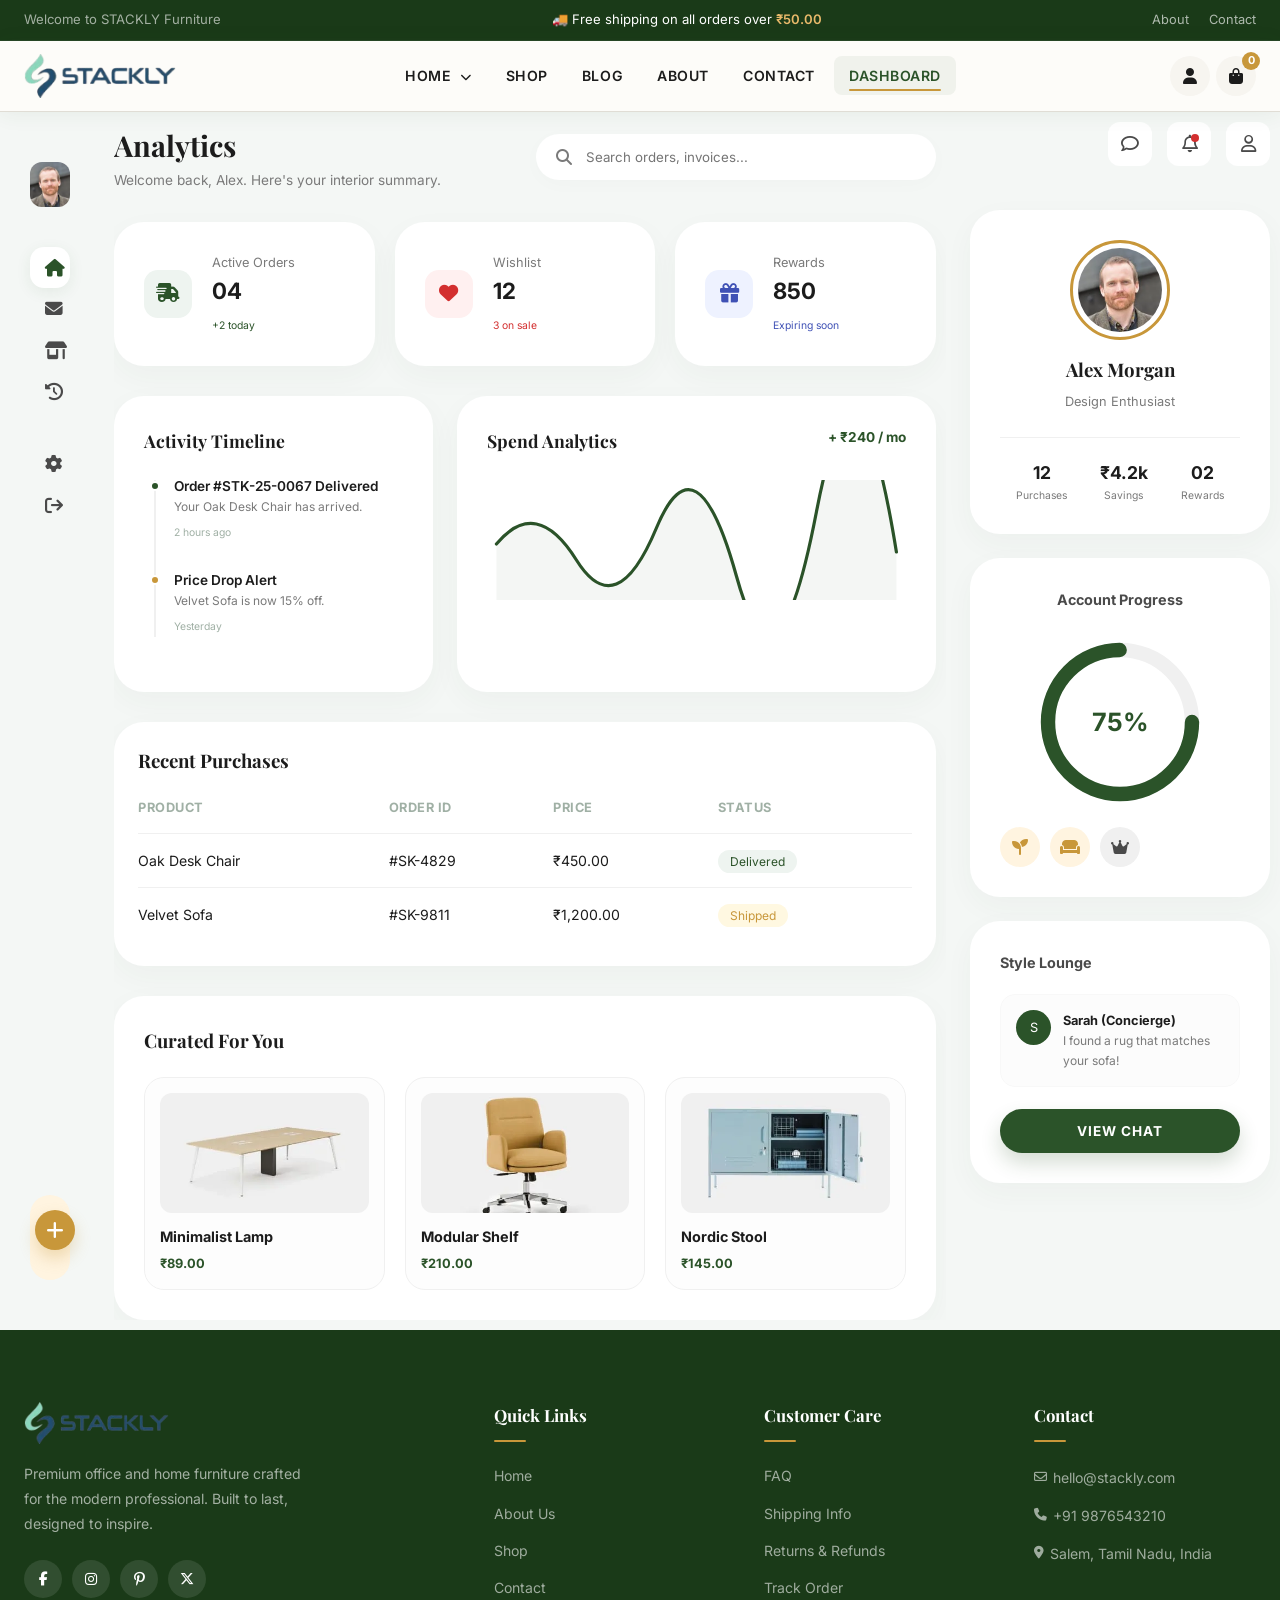
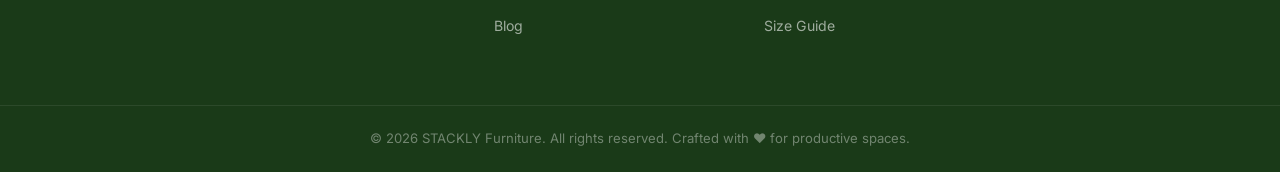
<file: dashboard.html>
<!DOCTYPE html>
<html lang="en-US">
<head>
  <meta charset="utf-8">
  <title>Dashboard - STACKLY Furniture</title>
  <meta name="description" content="Manage your orders and analytics on STACKLY.">
  <meta name="viewport" content="width=device-width, initial-scale=1, maximum-scale=1">
  <link rel="preconnect" href="https://fonts.googleapis.com">
  <link href="https://fonts.googleapis.com/css2?family=Inter:wght@300;400;500;600;700&family=Playfair+Display:wght@700&display=swap" rel="stylesheet">
  <link rel="stylesheet" href="https://cdnjs.cloudflare.com/ajax/libs/font-awesome/6.5.0/css/all.min.css">
  <link rel="stylesheet" href="style.css">
</head>
<body class="dash-page-v2">

<div class="preloader" id="preloader">
  <div class="preloader-inner">
    <div class="preloader-logo-wrap">
      <img src="images/logo/logo.webp" alt="STACKLY" class="preloader-logo">
      <div class="preloader-glow"></div>
    </div>
    <div class="preloader-bar-track">
      <div class="preloader-bar" id="preloaderBar"></div>
    </div>
    <p class="preloader-label">Loading&hellip;</p>
  </div>
</div>

<button id="scroll-top" aria-label="Back to top"><i class="fa-solid fa-arrow-up"></i></button>

  <div class="topbar">
    <div class="topbar-inner">
      <div style="color:rgba(255,255,255,.6);font-size:.82rem;">Welcome to STACKLY Furniture</div>
      <div class="topbar-center">🚚 Free shipping on all orders over <span>₹50.00</span></div>
      <div class="topbar-links">
        <a href="about.html">About</a>
        <a href="contact.html">Contact</a>
      </div>
    </div>
  </div>

  <header class="site-header">
    <div class="header-inner">
      <a href="index.html" class="logo"><img src="images/logo/logo.webp" alt="STACKLY Furniture"></a>
      <nav class="main-nav" id="mainNav">
        <ul>
          <li class="has-dropdown">
            <a href="#">Home <i class="fa-solid fa-chevron-down"></i></a>
            <ul class="dropdown">
              <li><a href="index.html">Home 1</a></li>
              <li><a href="index2.html">Home 2</a></li>
            </ul>
          </li>
          <li><a href="shop.html">Shop</a></li>
          <li><a href="blog.html">Blog</a></li>
          <li><a href="about.html">About</a></li>
          <li><a href="contact.html">Contact</a></li>
          <li><a href="dashboard.html" class="active">Dashboard</a></li>
        </ul>
      </nav>
      <div class="nav-actions">
        <a href="login.html" class="nav-btn" aria-label="Account"><i class="fa-solid fa-user"></i></a>
        <a href="cart.html" class="nav-btn cart" aria-label="Cart">
          <i class="fa-solid fa-bag-shopping"></i>
          <span class="cart-count">0</span>
        </a>
      </div>
      <button class="mobile-toggle" id="mobileToggle" aria-label="Menu">
        <span></span><span></span><span></span>
      </button>
    </div>
  </header>

  <div class="dash-container-v2">
    
    <aside class="dash-sidebar-v2">
      <div class="dash-user-v2">
        <img src="images/auth/images.webp" alt="User">
        <div class="user-info-v2">
          <h4>Alex Morgan</h4>
          <p>Premium Member</p>
        </div>
      </div>

      <nav class="dash-menu-v2">
        <div class="menu-section-v2">
          <span class="menu-label-v2">Menu</span>
          <ul class="menu-list-v2">
            <li class="menu-item-v2 active"><a href="#"><i class="fa-solid fa-house"></i> <span>Dashboard</span></a></li>
            <li class="menu-item-v2"><a href="./404.html"><i class="fa-solid fa-envelope"></i> <span>Inbox</span></a></li>
            <li class="menu-item-v2"><a href="shop.html"><i class="fa-solid fa-shop"></i> <span>Store</span></a></li>
            <li class="menu-item-v2"><a href="./404.html"><i class="fa-solid fa-clock-rotate-left"></i> <span>Orders</span></a></li>
          </ul>
        </div>

        <div class="menu-section-v2">
          <span class="menu-label-v2">Account</span>
          <ul class="menu-list-v2">
            <li class="menu-item-v2"><a href="./404.html"><i class="fa-solid fa-gear"></i> <span>Settings</span></a></li>
            <li class="menu-item-v2"><a href="index.html"><i class="fa-solid fa-arrow-right-from-bracket"></i> <span>Logout</span></a></li>
          </ul>
        </div>
      </nav>

      <div class="sidebar-action-v2">
        <div class="action-plus-v2"><i class="fa-solid fa-plus"></i></div>
        <h4 style="font-size: 0.9rem; margin-bottom: 8px;">Need Help?</h4>
        <p style="font-size: 0.75rem; color: var(--text-light);">Contact our style concierge for design advice.</p>
      </div>
    </aside>

    <main class="dash-main-v2">
      <header class="dash-search-v2">
        <div>
          <h2 style="font-family: 'Playfair Display'; font-size: 1.8rem;">Analytics</h2>
          <p style="font-size: 0.85rem; color: var(--text-light);">Welcome back, Alex. Here's your interior summary.</p>
        </div>
        <div class="search-box-v2">
          <i class="fa-solid fa-magnifying-glass"></i>
          <input type="text" placeholder="Search orders, invoices...">
        </div>
      </header>

      <div class="stats-grid-v2">
        <div class="dash-card stat-card-v2">
          <div class="stat-icon-v2" style="background: #eef4f0; color: #2B5329;"><i class="fa-solid fa-truck-fast"></i></div>
          <div>
            <p style="font-size: 0.8rem; color: var(--text-light);">Active Orders</p>
            <h3 style="font-size: 1.4rem;">04</h3>
            <span style="font-size: 0.65rem; color: var(--primary);">+2 today</span>
          </div>
        </div>
        <div class="dash-card stat-card-v2">
          <div class="stat-icon-v2" style="background: #fff0f0; color: #d32f2f;"><i class="fa-solid fa-heart"></i></div>
          <div>
            <p style="font-size: 0.8rem; color: var(--text-light);">Wishlist</p>
            <h3 style="font-size: 1.4rem;">12</h3>
            <span style="font-size: 0.65rem; color: #d32f2f;">3 on sale</span>
          </div>
        </div>
        <div class="dash-card stat-card-v2">
          <div class="stat-icon-v2" style="background: #eef2ff; color: #3f51b5;"><i class="fa-solid fa-gift"></i></div>
          <div>
            <p style="font-size: 0.8rem; color: var(--text-light);">Rewards</p>
            <h3 style="font-size: 1.4rem;">850</h3>
            <span style="font-size: 0.65rem; color: #3f51b5;">Expiring soon</span>
          </div>
        </div>
      </div>

      <div class="dash-row-v3">
        <div class="dash-card">
          <h3 style="font-family: 'Playfair Display'; margin-bottom: 20px; font-size: 1.1rem;">Activity Timeline</h3>
          <div class="timeline-v2">
            <div class="timeline-item-v2 green">
              <p style="font-size: 0.85rem; font-weight: 600;">Order #STK-25-0067 Delivered</p>
              <p style="font-size: 0.75rem; color: var(--text-light);">Your Oak Desk Chair has arrived.</p>
              <span style="font-size: 0.65rem; color: #a0b0a5;">2 hours ago</span>
            </div>
            <div class="timeline-item-v2">
              <p style="font-size: 0.85rem; font-weight: 600;">Price Drop Alert</p>
              <p style="font-size: 0.75rem; color: var(--text-light);">Velvet Sofa is now 15% off.</p>
              <span style="font-size: 0.65rem; color: #a0b0a5;">Yesterday</span>
            </div>
          </div>
        </div>

        <div class="dash-card chart-panel-v2" style="margin-bottom: 0;">
          <div class="chart-header-v2">
            <h3 style="font-family: 'Playfair Display'; font-size: 1.1rem;">Spend Analytics</h3>
            <div style="font-size: 0.85rem; color: var(--primary); font-weight: 700;">+ ₹240 / mo</div>
          </div>
          <div class="chart-wave-v2" style="height: 120px;">
            <svg viewBox="0 0 500 150" style="width: 100%; height: 100%;">
              <path d="M0,80 Q50,20 100,100 T200,60 T300,120 T400,40 T500,90" fill="none" stroke="#2B5329" stroke-width="4" stroke-linecap="round"/>
              <path d="M0,80 Q50,20 100,100 T200,60 T300,120 T400,40 T500,90 L500,150 L0,150 Z" fill="rgba(43,83,41,0.05)"/>
            </svg>
          </div>
        </div>
      </div>

      <div class="dash-card" style="padding: 24px; margin-bottom: 30px;">
        <h3 style="font-family: 'Playfair Display'; margin-bottom: 20px;">Recent Purchases</h3>
        <div class="dash-table-wrap">
          <table style="width: 100%; border-collapse: collapse; text-align: left; min-width: 600px;">
            <thead>
              <tr style="font-size: 0.8rem; color: #a0b0a5; letter-spacing: 0.5px;">
                <th style="padding-bottom: 15px;">PRODUCT</th>
                <th style="padding-bottom: 15px;">ORDER ID</th>
                <th style="padding-bottom: 15px;">PRICE</th>
                <th style="padding-bottom: 15px;">STATUS</th>
              </tr>
            </thead>
            <tbody style="font-size: 0.88rem;">
              <tr style="border-top: 1px solid #f0f0f0;">
                <td style="padding: 15px 0;">Oak Desk Chair</td>
                <td>#SK-4829</td>
                <td>₹450.00</td>
                <td><span style="padding: 4px 12px; background: #eef4f0; color: #2B5329; border-radius: 20px; font-size: 0.75rem;">Delivered</span></td>
              </tr>
              <tr style="border-top: 1px solid #f0f0f0;">
                <td style="padding: 15px 0;">Velvet Sofa</td>
                <td>#SK-9811</td>
                <td>₹1,200.00</td>
                <td><span style="padding: 4px 12px; background: #fff8e1; color: #C8973A; border-radius: 20px; font-size: 0.75rem;">Shipped</span></td>
              </tr>
            </tbody>
          </table>
        </div>
      </div>

      <div class="dash-card">
        <h3 style="font-family: 'Playfair Display'; margin-bottom: 20px;">Curated For You</h3>
        <div class="curated-grid-v2">
          <div class="curated-card-v2">
            <img src="images/section/categories-1.webp" alt="Lamp">
            <h5 style="font-size: 0.9rem; margin-bottom: 5px;">Minimalist Lamp</h5>
            <p style="font-size: 0.8rem; color: var(--primary); font-weight: 700;">₹89.00</p>
          </div>
          <div class="curated-card-v2">
            <img src="images/section/categories-2.webp" alt="Storage">
            <h5 style="font-size: 0.9rem; margin-bottom: 5px;">Modular Shelf</h5>
            <p style="font-size: 0.8rem; color: var(--primary); font-weight: 700;">₹210.00</p>
          </div>
          <div class="curated-card-v2">
            <img src="images/section/categories-3.webp" alt="Chair">
            <h5 style="font-size: 0.9rem; margin-bottom: 5px;">Nordic Stool</h5>
            <p style="font-size: 0.8rem; color: var(--primary); font-weight: 700;">₹145.00</p>
          </div>
        </div>
      </div>
    </main>

    <aside class="dash-side-v2">
      <div class="top-bar-v2">
        <button class="icon-btn-v2"><i class="fa-regular fa-comment"></i></button>
        <button class="icon-btn-v2" style="position: relative;"><i class="fa-regular fa-bell"></i><span style="width: 8px; height: 8px; background: #d32f2f; border-radius: 50%; position: absolute; top: 12px; right: 12px;"></span></button>
        <button class="icon-btn-v2"><i class="fa-regular fa-user"></i></button>
      </div>

      <div class="dash-card profile-summary-v2">
        <div class="circle-avatar-v2">
          <img src="images/auth/images.webp" alt="Alex">
        </div>
        <h3 style="font-family: 'Playfair Display'; margin-bottom: 5px;">Alex Morgan</h3>
        <p style="font-size: 0.8rem; color: var(--text-light); margin-bottom: 25px;">Design Enthusiast</p>
        
        <div style="display: flex; justify-content: space-around; border-top: 1px solid #f0f0f0; padding-top: 20px;">
          <div><h4 style="font-size: 1.1rem;">12</h4><p style="font-size: 0.65rem; color: var(--text-light);">Purchases</p></div>
          <div><h4 style="font-size: 1.1rem;">₹4.2k</h4><p style="font-size: 0.65rem; color: var(--text-light);">Savings</p></div>
          <div><h4 style="font-size: 1.1rem;">02</h4><p style="font-size: 0.65rem; color: var(--text-light);">Rewards</p></div>
        </div>
      </div>

      <div class="dash-card status-gauge-v2" style="margin-bottom: 0;">
        <h4 style="font-size: 0.9rem; margin-bottom: 20px; color: var(--text-mid);">Account Progress</h4>
        <div class="gauge-svg-v2">
          <svg viewBox="0 0 100 100">
            <circle cx="50" cy="50" r="40" fill="none" stroke="#f0f0f0" stroke-width="8" />
            <circle cx="50" cy="50" r="40" fill="none" stroke="#2B5329" stroke-width="8" stroke-dasharray="251 251" stroke-dashoffset="63" stroke-linecap="round" />
            <text x="50" y="55" text-anchor="middle" font-size="14" font-weight="700" fill="#2B5329">75%</text>
          </svg>
        </div>
        <div class="achievement-badges-v2">
          <div class="badge-v2 earned" title="Early Adopter"><i class="fa-solid fa-seedling"></i></div>
          <div class="badge-v2 earned" title="Design Lover"><i class="fa-solid fa-couch"></i></div>
          <div class="badge-v2" title="Master Decorator"><i class="fa-solid fa-crown"></i></div>
        </div>
      </div>

      <div class="dash-card">
        <h4 style="font-size: 0.9rem; margin-bottom: 20px; color: var(--text-mid);">Style Lounge</h4>
        <div class="message-item-v2">
          <div class="msg-avatar-v2">S</div>
          <div>
            <p style="font-size: 0.8rem; font-weight: 700;">Sarah (Concierge)</p>
            <p style="font-size: 0.75rem; color: var(--text-light);">I found a rug that matches your sofa!</p>
          </div>
        </div>
        <button class="btn-v2-primary" style="margin-top: 10px; width: 100%;">View Chat</button>
      </div>
    </aside>

  </div>

  <footer class="footer">
    <div class="container">
      <div class="footer-grid">
        <div class="footer-brand">
          <div class="logo"><img src="images/logo/logo.webp" alt="STACKLY Furniture"></div>
          <p>Premium office and home furniture crafted for the modern professional. Built to last, designed to inspire.</p>
          <div class="footer-socials">
            <a href="./404.html" class="social-link"><i class="fa-brands fa-facebook-f"></i></a>
            <a href="./404.html" class="social-link"><i class="fa-brands fa-instagram"></i></a>
            <a href="./404.html" class="social-link"><i class="fa-brands fa-pinterest-p"></i></a>
            <a href="./404.html" class="social-link"><i class="fa-brands fa-x-twitter"></i></a>
          </div>
        </div>
        <div class="footer-col">
          <h4>Quick Links</h4>
          <ul>
            <li><a href="index.html">Home</a></li>
            <li><a href="about.html">About Us</a></li>
            <li><a href="shop.html">Shop</a></li>
            <li><a href="contact.html">Contact</a></li>
            <li><a href="blog.html">Blog</a></li>
          </ul>
        </div>
        <div class="footer-col">
          <h4>Customer Care</h4>
          <ul>
            <li><a href="./404.html">FAQ</a></li>
            <li><a href="./404.html">Shipping Info</a></li>
            <li><a href="./404.html">Returns & Refunds</a></li>
            <li><a href="./404.html">Track Order</a></li>
            <li><a href="./404.html">Size Guide</a></li>
          </ul>
        </div>
        <div class="footer-col">
          <h4>Contact</h4>
          <ul>
            <li><a href="mailto:hello@stackly.com"><i class="fa-regular fa-envelope"></i> hello@stackly.com</a></li>
            <li><a href="tel:+11234567890"><i class="fa-solid fa-phone"></i> +91 9876543210</a></li>
            <li><a href="#"><i class="fa-solid fa-location-dot"></i> Salem, Tamil Nadu, India</a></li>
          </ul>
        </div>
      </div>
    </div>
    <div class="footer-bottom">
      <p>&copy; 2026 STACKLY Furniture. All rights reserved. Crafted with ❤️ for productive spaces.</p>
    </div>
  </footer>

  <script src="script.js"></script>
</body>
</html>
</file>
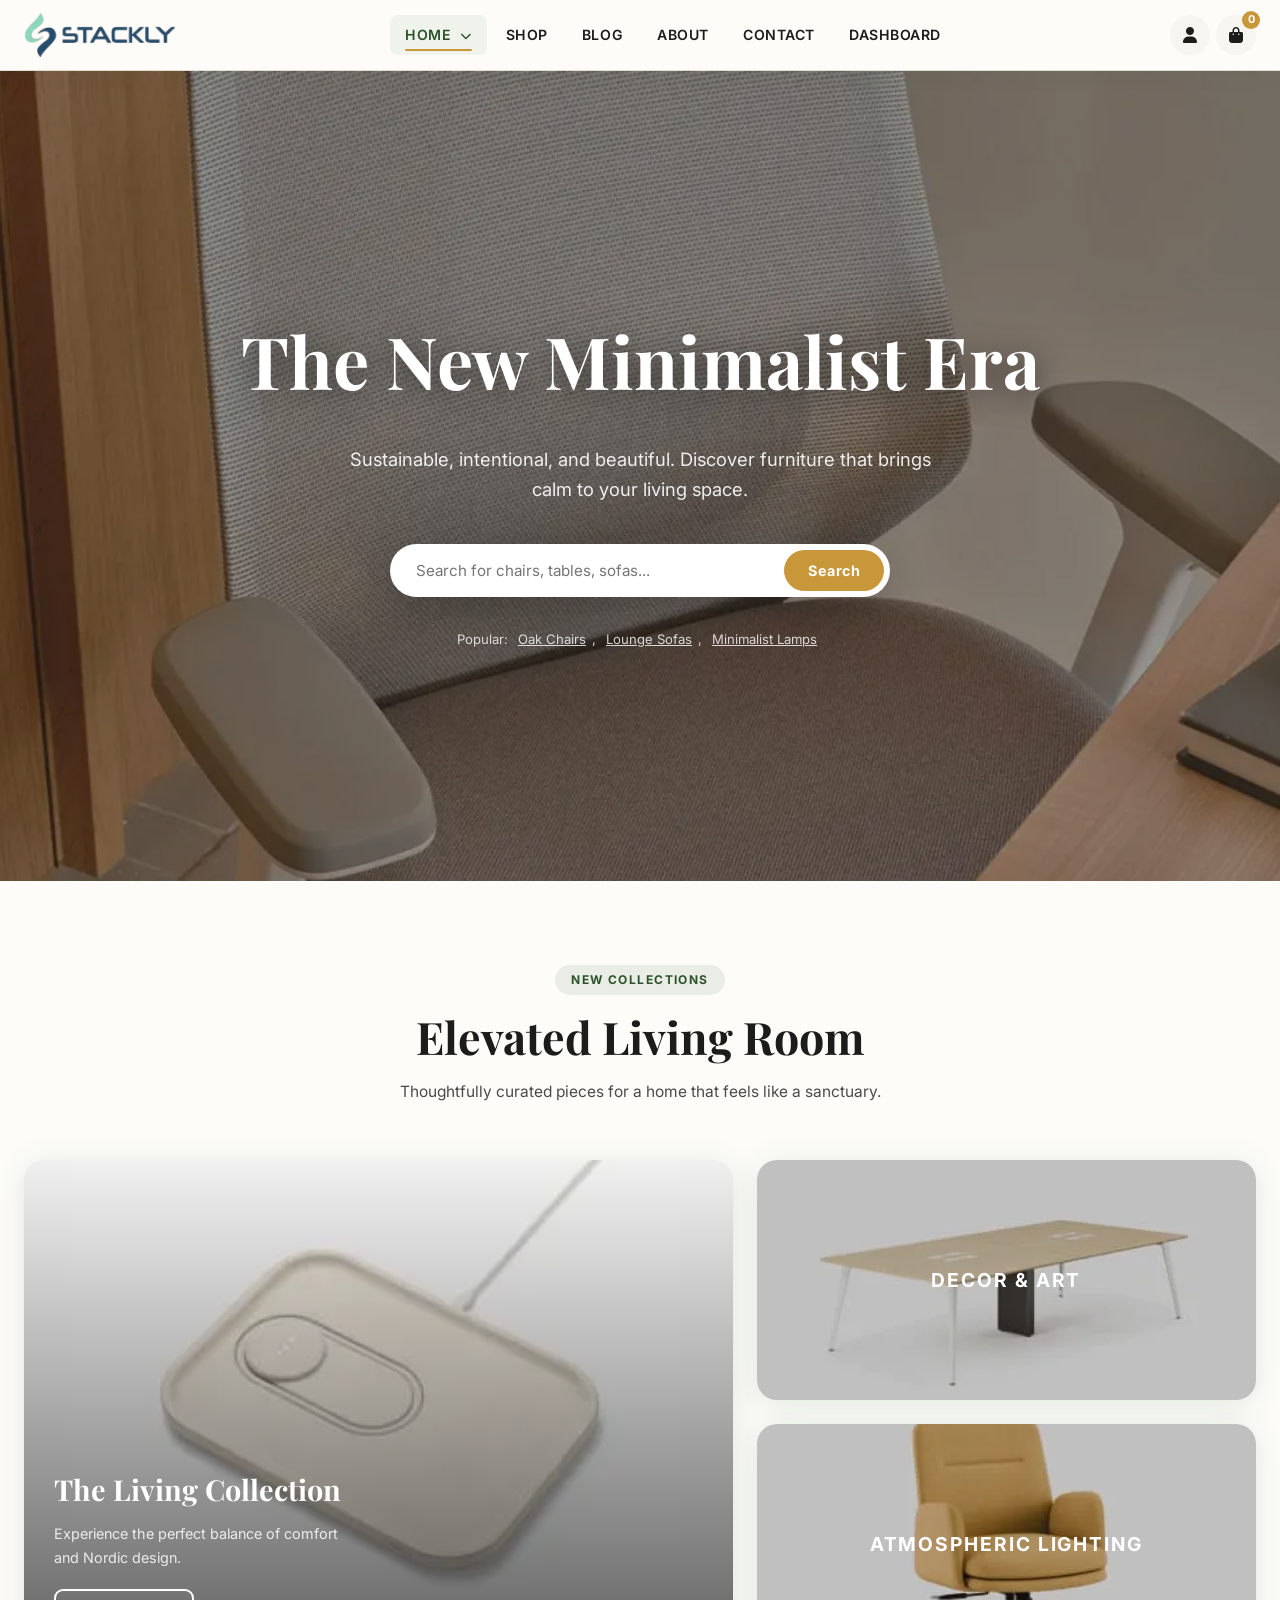
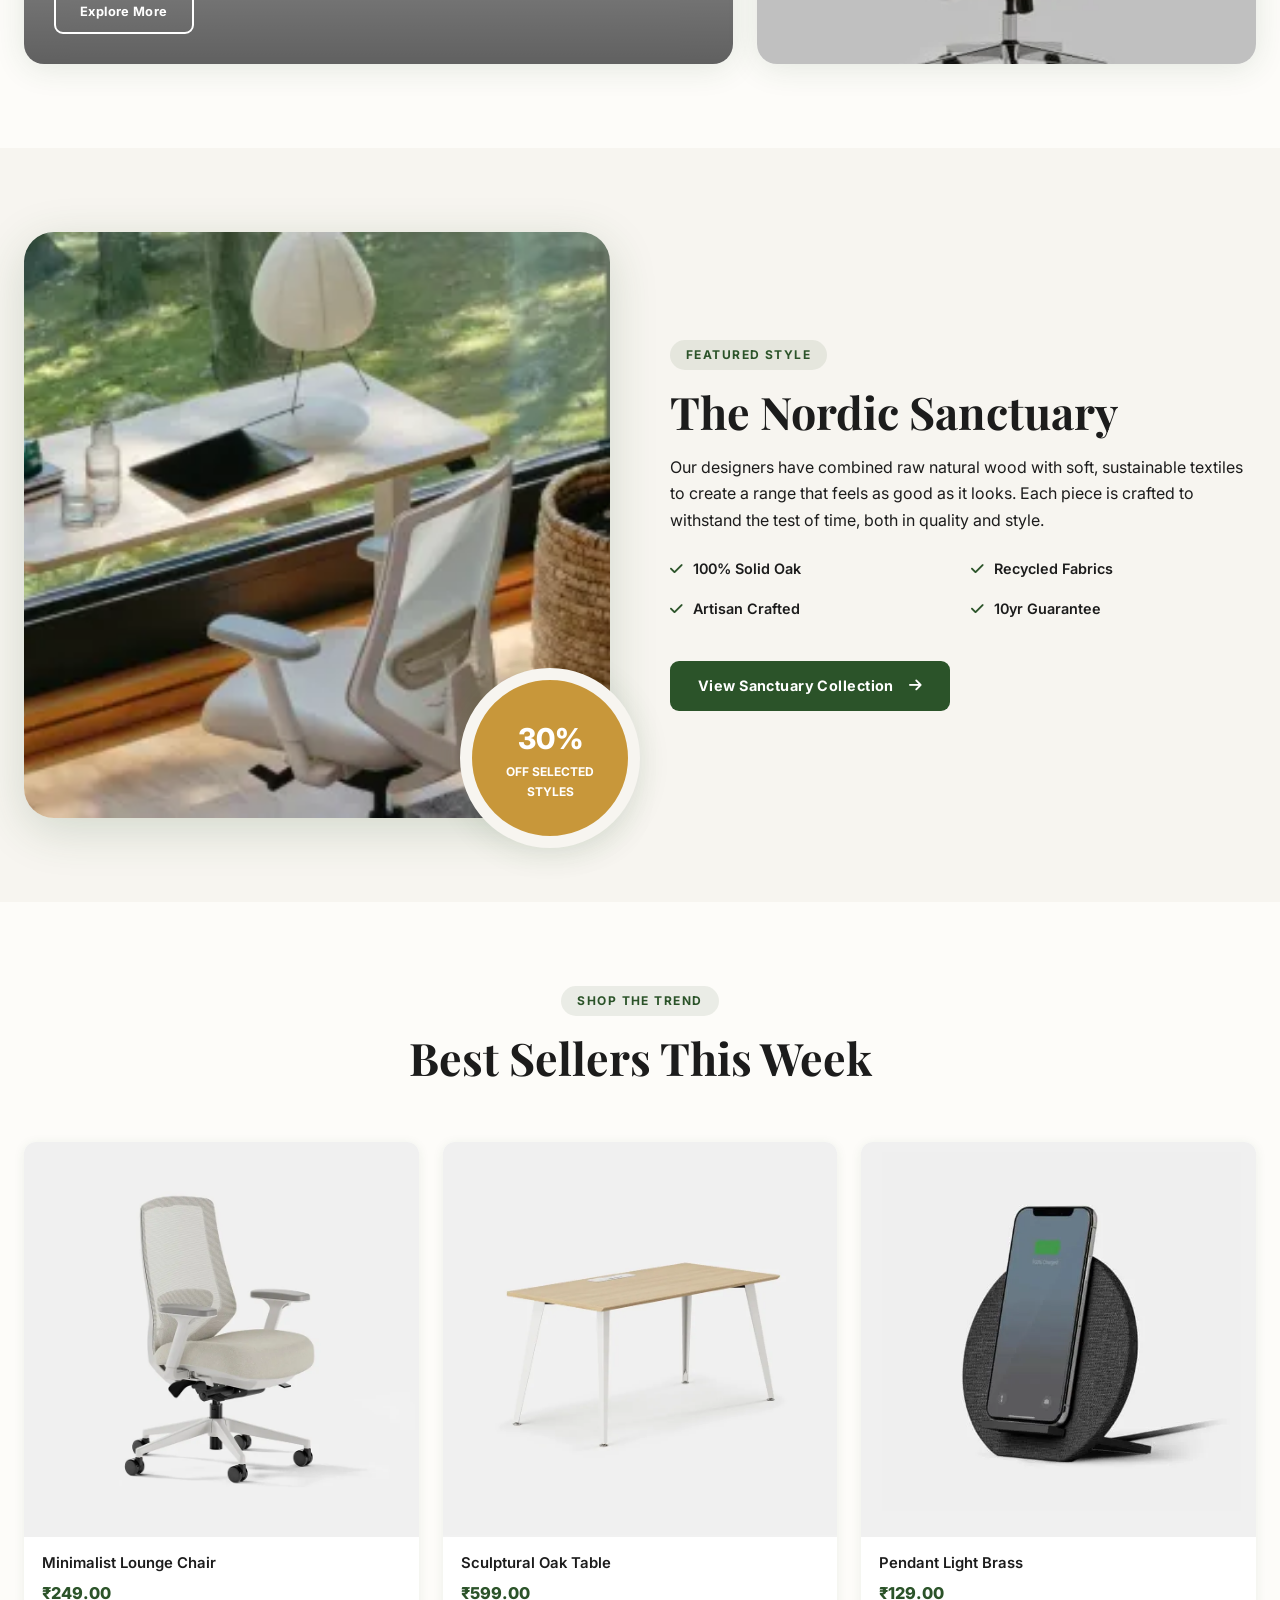
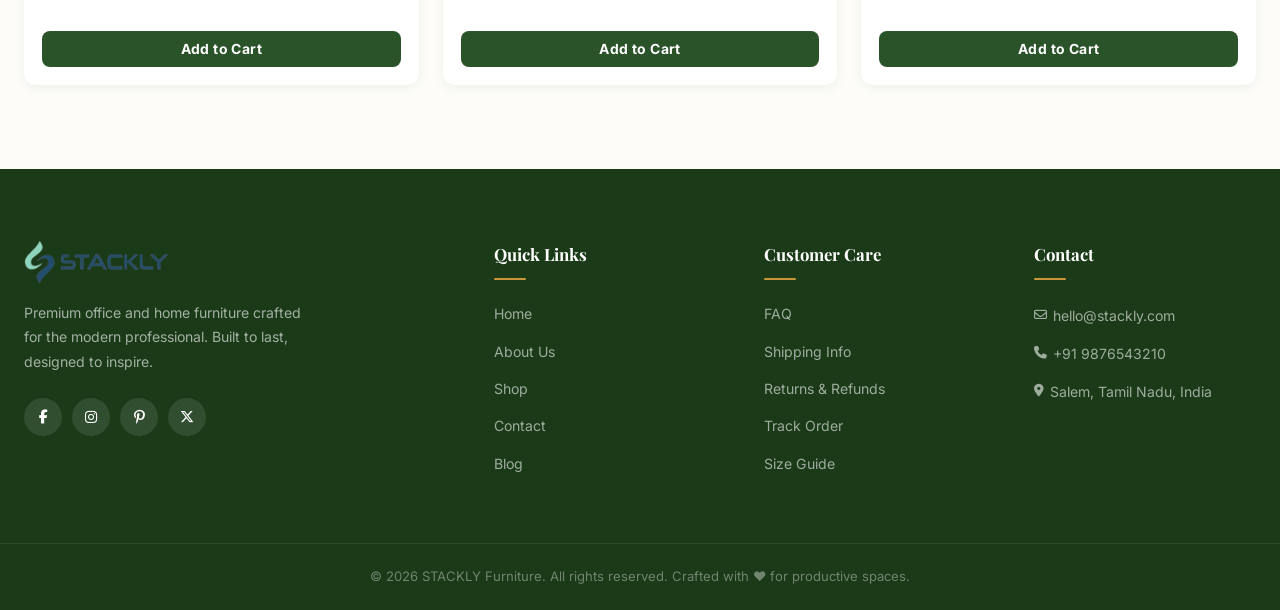
<file: index2.html>
﻿<!DOCTYPE html>
<html lang="en-US">
<head>
  <meta charset="utf-8">
  <title>STACKLY Furniture – Modern Minimalist Home</title>
  <meta name="description" content="Explore our minimalist collection for the modern home. Sustainable design, premium quality.">
  <meta name="author" content="STACKLY">
  <meta name="viewport" content="width=device-width, initial-scale=1, maximum-scale=1">
  <link rel="preconnect" href="https://fonts.googleapis.com">
  <link href="https://fonts.googleapis.com/css2?family=Inter:wght@300;400;500;600;700&family=Playfair+Display:wght@600;700&display=swap" rel="stylesheet">
  <link rel="stylesheet" href="https://cdnjs.cloudflare.com/ajax/libs/font-awesome/6.5.0/css/all.min.css">
  <link rel="stylesheet" href="style.css">
</head>
<body class="home-v2">

<div class="preloader" id="preloader">
  <div class="preloader-inner">
    <div class="preloader-logo-wrap">
      <img src="images/logo/logo.webp" alt="STACKLY" class="preloader-logo">
      <div class="preloader-glow"></div>
    </div>
    <div class="preloader-bar-track">
      <div class="preloader-bar" id="preloaderBar"></div>
    </div>
    <p class="preloader-label">Curating your space&hellip;</p>
  </div>
</div>

<button id="scroll-top" aria-label="Back to top"><i class="fa-solid fa-arrow-up"></i></button>

<header class="site-header">
  <div class="header-inner">
    <a href="index.html" class="logo"><img src="images/logo/logo.webp" alt="STACKLY Furniture"></a>
    <nav class="main-nav" id="mainNav">
      <ul>
        <li class="has-dropdown">
          <a href="#" class="active">Home <i class="fa-solid fa-chevron-down"></i></a>
          <ul class="dropdown">
            <li><a href="index.html">Home 1</a></li>
            <li><a href="index2.html">Home 2</a></li>
          </ul>
        </li>
        <li><a href="shop.html">Shop</a></li>
        <li><a href="blog.html">Blog</a></li>
        <li><a href="about.html">About</a></li>
        <li><a href="contact.html">Contact</a></li>
        <li><a href="dashboard.html">Dashboard</a></li>
      </ul>
    </nav>
    <div class="nav-actions">
      <a href="login.html" class="nav-btn" aria-label="Account"><i class="fa-solid fa-user"></i></a>
      <a href="cart.html" class="nav-btn cart" aria-label="Cart">
        <i class="fa-solid fa-bag-shopping"></i>
        <span class="cart-count">0</span>
      </a>
    </div>
    <button class="mobile-toggle" id="mobileToggle" aria-label="Menu">
      <span></span><span></span><span></span>
    </button>
  </div>
</header>

<section class="minimal-hero" style="background: url('images/slider/slider-1.webp') center/cover no-repeat; height: 90vh; position: relative;">
  <div class="hero-overlay" style="position: absolute; inset: 0; background: rgba(0,0,0,0.35);"></div>
  <div class="container" style="position: relative; z-index: 2; height: 100%; display: flex; align-items: center; justify-content: center; text-align: center; color: white;">
    <div class="hero-content reveal">
      <h1 style="font-family: 'Playfair Display', serif; font-size: clamp(2.5rem, 6vw, 4.5rem); margin-bottom: 24px; text-shadow: 0 4px 30px rgba(0,0,0,0.5);">The New Minimalist Era</h1>
      <p style="font-size: 1.15rem; max-width: 600px; margin: 0 auto 40px; opacity: 0.9;">Sustainable, intentional, and beautiful. Discover furniture that brings calm to your living space.</p>
      
      <div class="hero-search" style="max-width: 500px; margin: 0 auto; background: white; padding: 6px; border-radius: 50px; display: flex; box-shadow: 0 10px 40px rgba(0,0,0,0.2);">
        <input type="text" placeholder="Search for chairs, tables, sofas..." style="flex: 1; border: none; padding: 0 20px; outline: none; font-size: 0.95rem; color: #333; border-radius: 50px;">
        <button class="btn btn-primary" style="border-radius: 50px; padding: 12px 24px;">Search</button>
      </div>
      
      <div class="hero-tags mt-8" style="font-size: 0.82rem; opacity: 0.8;">
        Popular: <a href="shop.html" style="text-decoration: underline; margin: 0 6px;">Oak Chairs</a>, <a href="shop.html" style="text-decoration: underline; margin: 0 6px;">Lounge Sofas</a>, <a href="shop.html" style="text-decoration: underline; margin: 0 6px;">Minimalist Lamps</a>
      </div>
    </div>
  </div>
</section>

<section class="section">
  <div class="container">
    <div class="section-header reveal">
      <span class="section-tag">New Collections</span>
      <h2 class="section-title">Elevated Living Room</h2>
      <p class="section-sub">Thoughtfully curated pieces for a home that feels like a sanctuary.</p>
    </div>
    
    <div class="masonry-grid" style="display: grid; grid-template-columns: repeat(12, 1fr); gap: 24px; grid-auto-rows: 240px;">
      <div class="masonry-item reveal" style="grid-column: span 7; grid-row: span 2; position: relative; border-radius: 20px; overflow: hidden; box-shadow: var(--shadow);">
        <img src="images/section/categories-6.webp" alt="Living Room" style="width: 100%; height: 100%; object-fit: cover; transition: transform 0.6s ease;">
        <div class="masonry-overlay" style="position: absolute; inset: 0; background: linear-gradient(to top, rgba(0,0,0,0.6), transparent); display: flex; flex-direction: column; justify-content: flex-end; padding: 30px; color: white;">
          <h3 style="font-family: 'Playfair Display', serif; font-size: 1.8rem; margin-bottom: 8px;">The Living Collection</h3>
          <p style="font-size: 0.9rem; opacity: 0.85; margin-bottom: 20px; max-width: 300px;">Experience the perfect balance of comfort and Nordic design.</p>
          <a href="shop.html" class="btn btn-outline" style="align-self: flex-start; padding: 10px 24px; font-size: 0.8rem;">Explore More</a>
        </div>
      </div>
      
      <div class="masonry-item reveal delay-1" style="grid-column: span 5; grid-row: span 1; position: relative; border-radius: 20px; overflow: hidden; box-shadow: var(--shadow);">
        <img src="images/section/categories-1.webp" alt="Decor" style="width: 100%; height: 100%; object-fit: cover; transition: transform 0.6s ease;">
        <div class="masonry-overlay" style="position: absolute; inset: 0; background: rgba(0,0,0,0.2); display: flex; align-items: center; justify-content: center; color: white; transition: 0.3s;">
           <span style="font-weight: 700; font-size: 1.2rem; letter-spacing: 0.1em; text-transform: uppercase;">Decor & Art</span>
        </div>
      </div>
      
      <div class="masonry-item reveal delay-2" style="grid-column: span 5; grid-row: span 1; position: relative; border-radius: 20px; overflow: hidden; box-shadow: var(--shadow);">
        <img src="images/section/categories-2.webp" alt="Lighting" style="width: 100%; height: 100%; object-fit: cover; transition: transform 0.6s ease;">
        <div class="masonry-overlay" style="position: absolute; inset: 0; background: rgba(0,0,0,0.2); display: flex; align-items: center; justify-content: center; color: white; transition: 0.3s;">
           <span style="font-weight: 700; font-size: 1.2rem; letter-spacing: 0.1em; text-transform: uppercase;">Atmospheric Lighting</span>
        </div>
      </div>
    </div>
  </div>
</section>

<section class="section" style="background: var(--bg);">
  <div class="container">
    <div class="look-banner" style="display: flex; gap: 60px; align-items: center; flex-wrap: wrap;">
      <div class="look-img reveal-left" style="flex: 1; min-width: 340px; position: relative;">
        <div style="aspect-ratio: 1; border-radius: 30px; overflow: hidden; box-shadow: var(--shadow-lg);">
          <img src="images/section/collections-banner-2.webp" alt="Modern Sofa" style="width: 100%; height: 100%; object-fit: cover;">
        </div>
        <div style="position: absolute; bottom: -30px; right: -30px; width: 180px; height: 180px; background: var(--accent); border-radius: 50%; display: flex; align-items: center; justify-content: center; border: 12px solid var(--bg); color: white; text-align: center; box-shadow: var(--shadow);">
          <div>
            <div style="font-weight: 800; font-size: 1.8rem;">30%</div>
            <div style="font-size: 0.75rem; text-transform: uppercase; font-weight: 700;">Off Selected<br>Styles</div>
          </div>
        </div>
      </div>
      <div class="look-content reveal-right" style="flex: 1; min-width: 340px;">
        <span class="section-tag">Featured Style</span>
        <h2 class="section-title">The Nordic Sanctuary</h2>
        <p style="margin-bottom: 24px;">Our designers have combined raw natural wood with soft, sustainable textiles to create a range that feels as good as it looks. Each piece is crafted to withstand the test of time, both in quality and style.</p>
        
        <ul style="margin-bottom: 40px; display: grid; grid-template-columns: 1fr 1fr; gap: 16px;">
          <li style="display: flex; align-items: center; gap: 10px; font-weight: 600; font-size: 0.9rem;"><i class="fa-solid fa-check" style="color: var(--primary);"></i> 100% Solid Oak</li>
          <li style="display: flex; align-items: center; gap: 10px; font-weight: 600; font-size: 0.9rem;"><i class="fa-solid fa-check" style="color: var(--primary);"></i> Recycled Fabrics</li>
          <li style="display: flex; align-items: center; gap: 10px; font-weight: 600; font-size: 0.9rem;"><i class="fa-solid fa-check" style="color: var(--primary);"></i> Artisan Crafted</li>
          <li style="display: flex; align-items: center; gap: 10px; font-weight: 600; font-size: 0.9rem;"><i class="fa-solid fa-check" style="color: var(--primary);"></i> 10yr Guarantee</li>
        </ul>
        
        <a href="shop.html" class="btn btn-green">View Sanctuary Collection &nbsp;<i class="fa-solid fa-arrow-right"></i></a>
      </div>
    </div>
  </div>
</section>

<section class="section">
  <div class="container">
    <div class="section-header reveal">
       <span class="section-tag">Shop The Trend</span>
       <h2 class="section-title">Best Sellers This Week</h2>
    </div>
    <div class="products-grid" style="grid-template-columns: repeat(3, 1fr);">
      <div class="product-card reveal">
        <div class="product-img-wrap">
          <img src="images/shop/product-1.webp" alt="Product">
          <div class="product-actions">
            <a href="#" class="action-btn"><i class="fa-regular fa-heart"></i></a>
            <a href="#" class="action-btn"><i class="fa-regular fa-eye"></i></a>
          </div>
        </div>
        <div class="product-info">
          <div class="product-name"><a href="#">Minimalist Lounge Chair</a></div>
          <div class="product-price"><span class="price-now">₹249.00</span></div>
          <button class="add-to-cart js-add-cart" data-id="p1" data-name="Minimalist Lounge Chair" data-price="249.00" data-image="images/shop/product-1.webp" style="width: 100%; margin-top: 10px;">Add to Cart</button>
        </div>
      </div>
      
      <div class="product-card reveal delay-1">
        <div class="product-img-wrap">
          <img src="images/shop/product-4.webp" alt="Product">
          <div class="product-actions">
            <a href="#" class="action-btn"><i class="fa-regular fa-heart"></i></a>
            <a href="#" class="action-btn"><i class="fa-regular fa-eye"></i></a>
          </div>
        </div>
        <div class="product-info">
          <div class="product-name"><a href="#">Sculptural Oak Table</a></div>
          <div class="product-price"><span class="price-now">₹599.00</span></div>
          <button class="add-to-cart js-add-cart" data-id="p4" data-name="Sculptural Oak Table" data-price="599.00" data-image="images/shop/product-4.webp" style="width: 100%; margin-top: 10px;">Add to Cart</button>
        </div>
      </div>
      
      <div class="product-card reveal delay-2">
        <div class="product-img-wrap">
          <img src="images/shop/product-5.webp" alt="Product">
          <div class="product-actions">
            <a href="#" class="action-btn"><i class="fa-regular fa-heart"></i></a>
            <a href="#" class="action-btn"><i class="fa-regular fa-eye"></i></a>
          </div>
        </div>
        <div class="product-info">
          <div class="product-name"><a href="#">Pendant Light Brass</a></div>
          <div class="product-price"><span class="price-now">₹129.00</span></div>
          <button class="add-to-cart js-add-cart" data-id="p5" data-name="Pendant Light Brass" data-price="129.00" data-image="images/shop/product-5.webp" style="width: 100%; margin-top: 10px;">Add to Cart</button>
        </div>
      </div>
    </div>
  </div>
</section>

<footer class="footer">
  <div class="container">
    <div class="footer-grid">
      <div class="footer-brand">
        <div class="logo"><img src="images/logo/logo.webp" alt="STACKLY Furniture"></div>
        <p>Premium office and home furniture crafted for the modern professional. Built to last, designed to inspire.</p>
        <div class="footer-socials">
          <a href="./404.html" class="social-link"><i class="fa-brands fa-facebook-f"></i></a>
          <a href="./404.html" class="social-link"><i class="fa-brands fa-instagram"></i></a>
          <a href="./404.html" class="social-link"><i class="fa-brands fa-pinterest-p"></i></a>
          <a href="./404.html" class="social-link"><i class="fa-brands fa-x-twitter"></i></a>
        </div>
      </div>
      <div class="footer-col">
        <h4>Quick Links</h4>
        <ul>
          <li><a href="index.html">Home</a></li>
          <li><a href="about.html">About Us</a></li>
          <li><a href="shop.html">Shop</a></li>
          <li><a href="contact.html">Contact</a></li>
          <li><a href="blog.html">Blog</a></li>
        </ul>
      </div>
      <div class="footer-col">
        <h4>Customer Care</h4>
        <ul>
          <li><a href="./404.html">FAQ</a></li>
          <li><a href="./404.html">Shipping Info</a></li>
          <li><a href="./404.html">Returns & Refunds</a></li>
          <li><a href="./404.html">Track Order</a></li>
          <li><a href="./404.html">Size Guide</a></li>
        </ul>
      </div>
      <div class="footer-col">
        <h4>Contact</h4>
        <ul>
          <li><a href="mailto:hello@stackly.com"><i class="fa-regular fa-envelope"></i> hello@stackly.com</a></li>
          <li><a href="tel:+91 9876543210"><i class="fa-solid fa-phone"></i> +91 9876543210</a></li>
          <li><a href="#"><i class="fa-solid fa-location-dot"></i> Salem, Tamil Nadu, India</a></li>
        </ul>
      </div>
    </div>
  </div>
  <div class="footer-bottom">
    <p>&copy; 2026 STACKLY Furniture. All rights reserved. Crafted with ❤️ for productive spaces.</p>
  </div>
</footer>

<script src="script.js"></script>
</body>
</html>
</file>
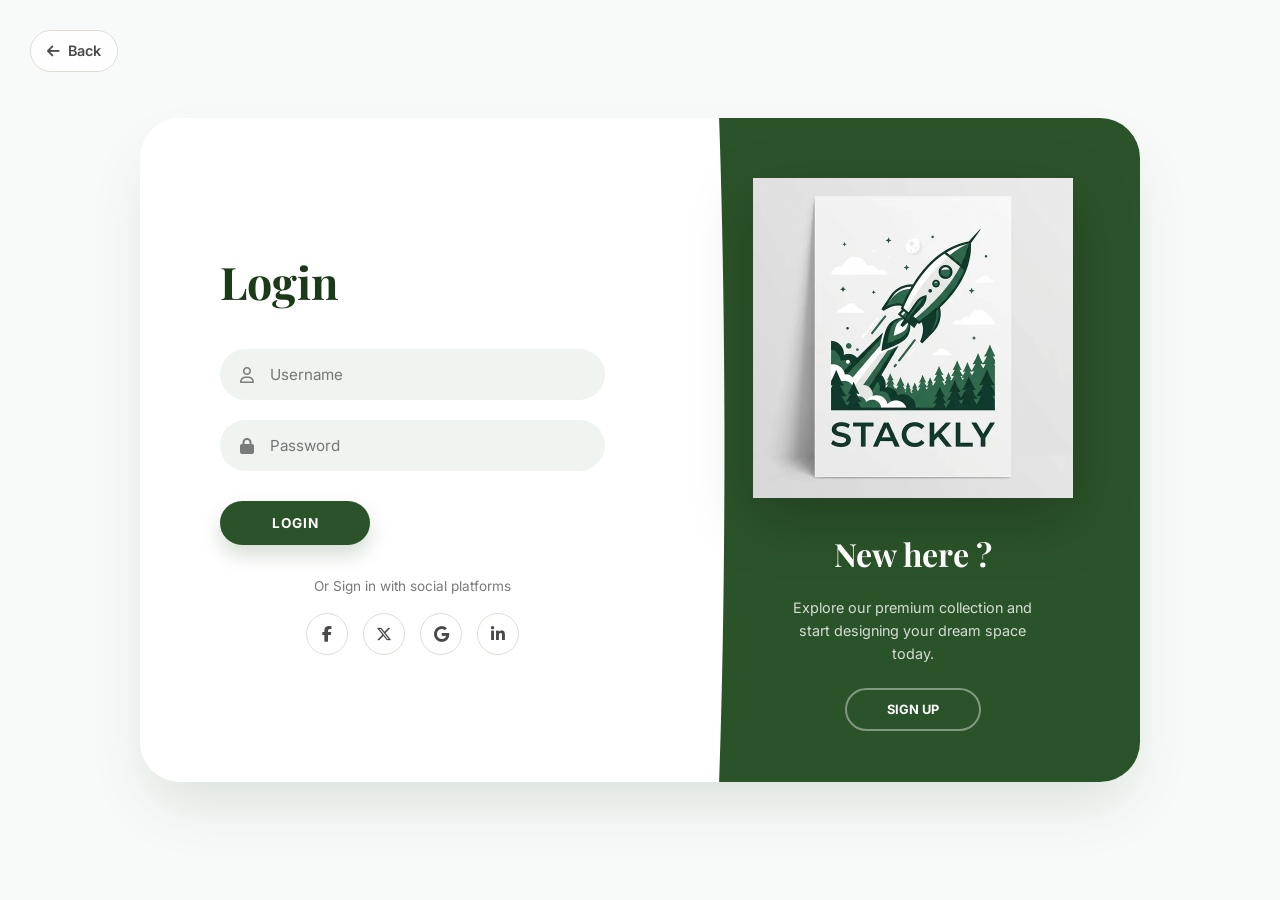
<file: login.html>
<!DOCTYPE html>
<html lang="en-US">
<head>
  <meta charset="utf-8">
  <title>Login - STACKLY Furniture</title>
  <meta name="description" content="Sign in to your STACKLY Furniture account.">
  <meta name="viewport" content="width=device-width, initial-scale=1, maximum-scale=1">
  <link rel="preconnect" href="https://fonts.googleapis.com">
  <link href="https://fonts.googleapis.com/css2?family=Inter:wght@300;400;500;600;700&family=Playfair+Display:wght@700&display=swap" rel="stylesheet">
  <link rel="stylesheet" href="https://cdnjs.cloudflare.com/ajax/libs/font-awesome/6.5.0/css/all.min.css">
  <link rel="stylesheet" href="style.css">
</head>
<body class="auth-page">

  <a href="javascript:history.back()" class="back-btn">
    <i class="fa-solid fa-arrow-left"></i> Back
  </a>

  <div class="auth-card-v2">
    <div class="auth-form-panel">
      <h2>Login</h2>
      
      <form onsubmit="window.location.href='dashboard.html'; return false;">
        <div class="input-container">
          <i class="fa-regular fa-user"></i>
          <input type="text" class="input-v2" placeholder="Username" required>
        </div>
        <div class="input-container">
          <i class="fa-solid fa-lock"></i>
          <input type="password" class="input-v2" placeholder="Password" required>
        </div>
        
        <button type="submit" class="btn-v2-primary" style="width: 150px; margin: 10px 0 0;">LOGIN</button>
      </form>
      
      <div class="social-platforms">
        <p>Or Sign in with social platforms</p>
        <div class="social-icons">
          <a href="#" class="social-circle"><i class="fa-brands fa-facebook-f"></i></a>
          <a href="#" class="social-circle"><i class="fa-brands fa-x-twitter"></i></a>
          <a href="#" class="social-circle"><i class="fa-brands fa-google"></i></a>
          <a href="#" class="social-circle"><i class="fa-brands fa-linkedin-in"></i></a>
        </div>
      </div>
    </div>

    <div class="auth-decor-panel">
      <div class="auth-decor-content">
        <img src="images/auth/login-illustration.webp" alt="Welcome Illustration" class="auth-illustration">
        <h3>New here ?</h3>
        <p>Explore our premium collection and start designing your dream space today.</p>
        <a href="signup.html" class="btn-v2-outline">SIGN UP</a>
      </div>
    </div>
  </div>

</body>
</html>
</file>
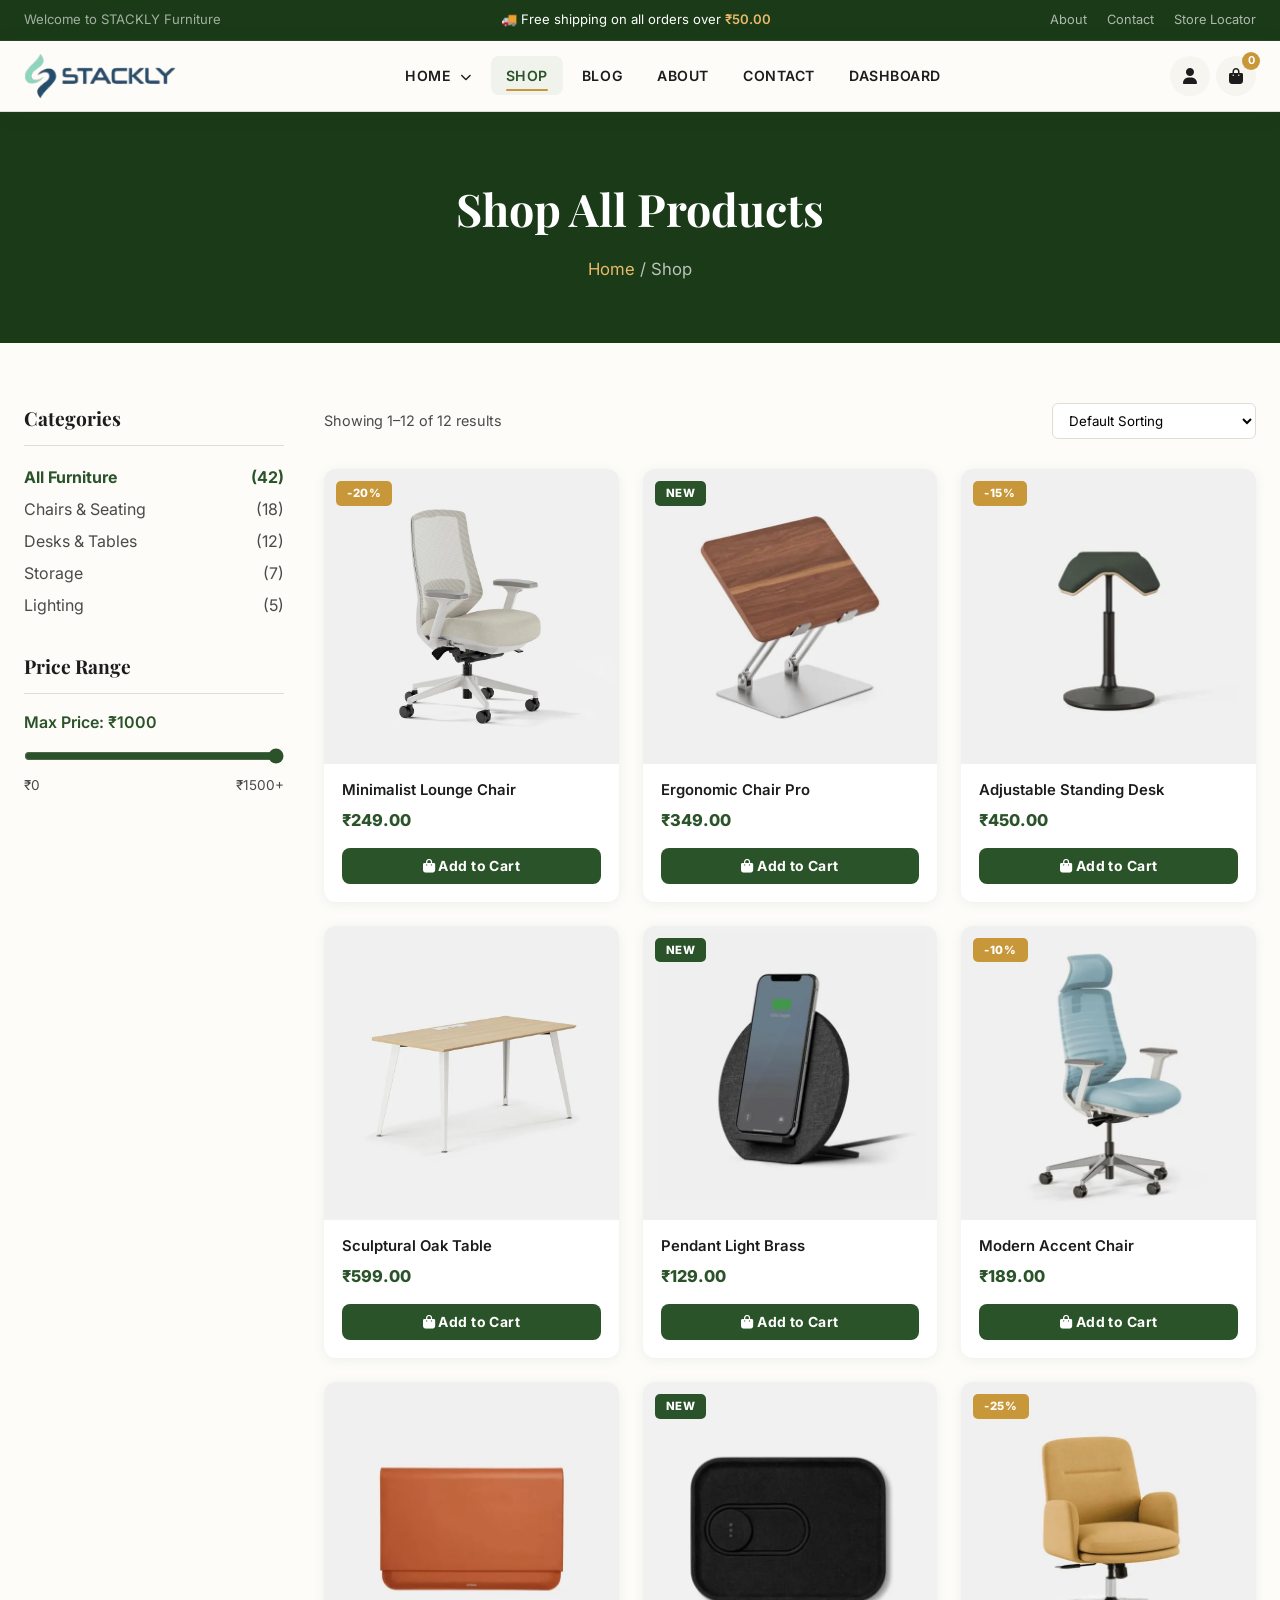
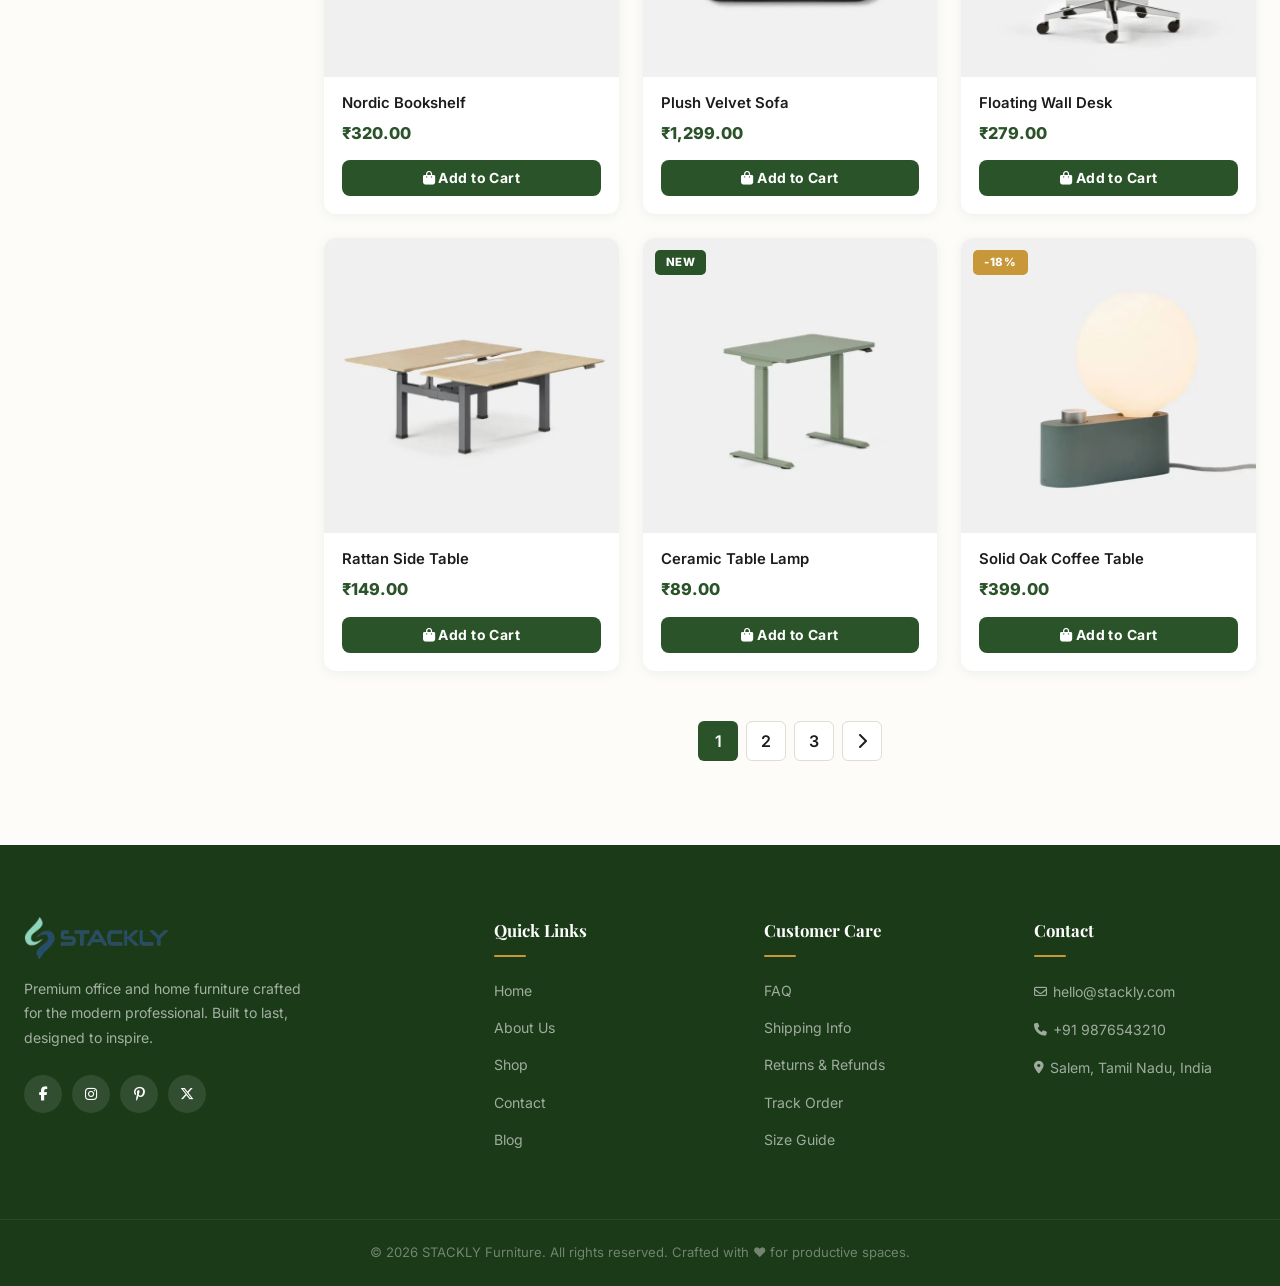
<file: shop.html>
﻿<!DOCTYPE html>
<html lang="en-US">
<head>
  <meta charset="utf-8">
  <title>Shop - STACKLY Furniture</title>
  <meta name="description" content="Shop all premium ergonomic furniture, office chairs, desks, and accessories at STACKLY Furniture.">
  <meta name="author" content="STACKLY">
  <meta name="viewport" content="width=device-width, initial-scale=1, maximum-scale=1">
  <link rel="preconnect" href="https://fonts.googleapis.com">
  <link href="https://fonts.googleapis.com/css2?family=Inter:wght@300;400;500;600;700&family=Playfair+Display:wght@600;700&display=swap" rel="stylesheet">
  <link rel="stylesheet" href="https://cdnjs.cloudflare.com/ajax/libs/font-awesome/6.5.0/css/all.min.css">
  <link rel="stylesheet" href="style.css">
</head>
<body class="shop-page">

<div class="preloader" id="preloader">
  <div class="preloader-inner">
    <div class="preloader-logo-wrap">
      <img src="images/logo/logo.webp" alt="STACKLY" class="preloader-logo">
      <div class="preloader-glow"></div>
    </div>
    <div class="preloader-bar-track">
      <div class="preloader-bar" id="preloaderBar"></div>
    </div>
    <p class="preloader-label">Curating products&hellip;</p>
  </div>
</div>

<button id="scroll-top" aria-label="Back to top"><i class="fa-solid fa-arrow-up"></i></button>

<div class="topbar">
  <div class="topbar-inner">
    <div style="color:rgba(255,255,255,.6);font-size:.82rem;">Welcome to STACKLY Furniture</div>
    <div class="topbar-center">🚚 Free shipping on all orders over <span>₹50.00</span></div>
    <div class="topbar-links">
      <a href="about.html">About</a>
      <a href="contact.html">Contact</a>
      <a href="#">Store Locator</a>
    </div>
  </div>
</div>

<header class="site-header">
  <div class="header-inner">
    <a href="index.html" class="logo"><img src="images/logo/logo.webp" alt="STACKLY Furniture"></a>
    <nav class="main-nav" id="mainNav">
      <ul>
        <li class="has-dropdown">
          <a href="#">Home <i class="fa-solid fa-chevron-down"></i></a>
          <ul class="dropdown">
            <li><a href="index.html">Home 1</a></li>
            <li><a href="index2.html">Home 2</a></li>
          </ul>
        </li>
        <li><a href="shop.html" class="active">Shop</a></li>
        <li><a href="blog.html">Blog</a></li>
        <li><a href="about.html">About</a></li>
        <li><a href="contact.html">Contact</a></li>
        <li><a href="dashboard.html">Dashboard</a></li>
      </ul>
    </nav>
    <div class="nav-actions">
      <a href="login.html" class="nav-btn" aria-label="Account"><i class="fa-solid fa-user"></i></a>
      <a href="cart.html" class="nav-btn cart" aria-label="Cart">
        <i class="fa-solid fa-bag-shopping"></i>
        <span class="cart-count">0</span>
      </a>
    </div>
    <button class="mobile-toggle" id="mobileToggle" aria-label="Menu">
      <span></span><span></span><span></span>
    </button>
  </div>
</header>

<div class="page-header" style="background: var(--primary-dark); padding: 60px 0; text-align: center; color: white;">
  <div class="container">
    <h1 style="font-family: 'Playfair Display', serif; font-size: 2.8rem; margin-bottom: 10px;">Shop All Products</h1>
    <p style="color: rgba(255,255,255,0.7); font-size: 1.05rem;"><a href="index.html" style="color: var(--accent-light);">Home</a> / Shop</p>
  </div>
</div>

<section class="section" style="padding-top: 60px;">
  <div class="container" style="display: flex; gap: 40px; align-items: flex-start; flex-wrap: wrap;">
    
    <aside class="shop-sidebar" style="width: 260px; flex-shrink: 0;">
      <div class="filter-widget" style="margin-bottom: 30px;">
        <h4 style="font-family: 'Playfair Display', serif; font-size: 1.2rem; margin-bottom: 15px; padding-bottom: 10px; border-bottom: 1px solid var(--border);">Categories</h4>
        <ul style="list-style: none; padding: 0; line-height: 2;">
          <li><a href="#" class="filter-category active" data-category="all" style="color: var(--primary); font-weight: 700; display: flex; justify-content: space-between;">All Furniture <span>(42)</span></a></li>
          <li><a href="#" class="filter-category" data-category="chairs" style="color: var(--text-mid); display: flex; justify-content: space-between;">Chairs & Seating <span>(18)</span></a></li>
          <li><a href="#" class="filter-category" data-category="desks" style="color: var(--text-mid); display: flex; justify-content: space-between;">Desks & Tables <span>(12)</span></a></li>
          <li><a href="#" class="filter-category" data-category="storage" style="color: var(--text-mid); display: flex; justify-content: space-between;">Storage <span>(7)</span></a></li>
          <li><a href="#" class="filter-category" data-category="lighting" style="color: var(--text-mid); display: flex; justify-content: space-between;">Lighting <span>(5)</span></a></li>
        </ul>
      </div>

      <div class="filter-widget">
        <h4 style="font-family: 'Playfair Display', serif; font-size: 1.2rem; margin-bottom: 15px; padding-bottom: 10px; border-bottom: 1px solid var(--border);">Price Range</h4>
        <div style="margin-bottom: 10px; font-weight: 600; color: var(--primary);">Max Price: <span id="priceValue">₹1000</span></div>
        <input type="range" id="priceRange" min="0" max="1500" value="1500" style="width: 100%; margin-bottom: 10px; accent-color: var(--primary);">
        <div style="display: flex; justify-content: space-between; font-size: 0.85rem; color: var(--text-mid);">
          <span>₹0</span>
          <span>₹1500+</span>
        </div>
      </div>
    </aside>

    <main class="shop-main" style="flex: 1; min-width: 300px;">
      
      <div class="shop-controls" style="display: flex; justify-content: space-between; align-items: center; margin-bottom: 30px; font-size: 0.9rem; color: var(--text-mid);">
        <div id="resultsCount">Showing 1–12 of 12 results</div>
        <select id="sortSelect" style="padding: 8px 12px; border: 1px solid var(--border); border-radius: 6px; outline: none; background: white;">
          <option value="default">Default Sorting</option>
          <option value="price-low">Sort by price: low to high</option>
          <option value="price-high">Sort by price: high to low</option>
        </select>
      </div>

      <div class="products-grid shop-grid" style="grid-template-columns: repeat(3, 1fr);">
        
        <div class="product-card" data-category="chairs" data-price="249">
          <div class="product-img-wrap">
            <span class="product-badge badge-sale">-20%</span>
            <img src="images/shop/product-1.webp" alt="Minimalist Lounge Chair" class="main-img">
            <img src="images/shop/product-1.1.webp" alt="Hover" class="img-hover">
            <div class="product-actions">
              <a href="#" class="action-btn"><i class="fa-regular fa-heart"></i></a>
              <a href="#" class="action-btn"><i class="fa-regular fa-eye"></i></a>
            </div>
          </div>
          <div class="product-info">
            <div class="product-name"><a href="#">Minimalist Lounge Chair</a></div>
            <div class="product-price">
              <span class="price-now">₹249.00</span>
              <span class="price-old">₹310.00</span>
            </div>
            <button class="add-to-cart js-add-cart" data-id="p1" data-name="Minimalist Lounge Chair" data-price="249.00" data-image="images/shop/product-1.webp"><i class="fa-solid fa-bag-shopping"></i> Add to Cart</button>
          </div>
        </div>

        <div class="product-card" data-category="chairs" data-price="349">
          <div class="product-img-wrap">
            <span class="product-badge badge-new">NEW</span>
            <img src="images/shop/product-2.webp" alt="Ergonomic Chair Pro" class="main-img">
            <img src="images/shop/product-2.1.webp" alt="Hover" class="img-hover">
            <div class="product-actions">
              <a href="#" class="action-btn"><i class="fa-regular fa-heart"></i></a>
              <a href="#" class="action-btn"><i class="fa-regular fa-eye"></i></a>
            </div>
          </div>
          <div class="product-info">
            <div class="product-name"><a href="#">Ergonomic Chair Pro</a></div>
            <div class="product-price">
              <span class="price-now">₹349.00</span>
            </div>
            <button class="add-to-cart js-add-cart" data-id="p2" data-name="Ergonomic Chair Pro" data-price="349.00" data-image="images/shop/product-2.webp"><i class="fa-solid fa-bag-shopping"></i> Add to Cart</button>
          </div>
        </div>

        <div class="product-card" data-category="desks" data-price="450">
          <div class="product-img-wrap">
            <span class="product-badge badge-sale">-15%</span>
            <img src="images/shop/product-3.webp" alt="Adjustable Standing Desk" class="main-img">
            <img src="images/shop/product-3.1.webp" alt="Hover" class="img-hover">
            <div class="product-actions">
              <a href="#" class="action-btn"><i class="fa-regular fa-heart"></i></a>
              <a href="#" class="action-btn"><i class="fa-regular fa-eye"></i></a>
            </div>
          </div>
          <div class="product-info">
            <div class="product-name"><a href="#">Adjustable Standing Desk</a></div>
            <div class="product-price">
              <span class="price-now">₹450.00</span>
              <span class="price-old">₹530.00</span>
            </div>
            <button class="add-to-cart js-add-cart" data-id="p3" data-name="Adjustable Standing Desk" data-price="450.00" data-image="images/shop/product-3.webp"><i class="fa-solid fa-bag-shopping"></i> Add to Cart</button>
          </div>
        </div>

        <div class="product-card" data-category="desks" data-price="599">
          <div class="product-img-wrap">
            <img src="images/shop/product-4.webp" alt="Sculptural Oak Table" class="main-img">
            <img src="images/shop/product-4.1.webp" alt="Hover" class="img-hover">
            <div class="product-actions">
              <a href="#" class="action-btn"><i class="fa-regular fa-heart"></i></a>
              <a href="#" class="action-btn"><i class="fa-regular fa-eye"></i></a>
            </div>
          </div>
          <div class="product-info">
            <div class="product-name"><a href="#">Sculptural Oak Table</a></div>
            <div class="product-price">
              <span class="price-now">₹599.00</span>
            </div>
            <button class="add-to-cart js-add-cart" data-id="p4" data-name="Sculptural Oak Table" data-price="599.00" data-image="images/shop/product-4.webp"><i class="fa-solid fa-bag-shopping"></i> Add to Cart</button>
          </div>
        </div>

        <div class="product-card" data-category="lighting" data-price="129">
          <div class="product-img-wrap">
            <span class="product-badge badge-new">NEW</span>
            <img src="images/shop/product-5.webp" alt="Pendant Light Brass" class="main-img">
            <img src="images/shop/product-5.1.webp" alt="Hover" class="img-hover">
            <div class="product-actions">
              <a href="#" class="action-btn"><i class="fa-regular fa-heart"></i></a>
              <a href="#" class="action-btn"><i class="fa-regular fa-eye"></i></a>
            </div>
          </div>
          <div class="product-info">
            <div class="product-name"><a href="#">Pendant Light Brass</a></div>
            <div class="product-price">
              <span class="price-now">₹129.00</span>
            </div>
            <button class="add-to-cart js-add-cart" data-id="p5" data-name="Pendant Light Brass" data-price="129.00" data-image="images/shop/product-5.webp"><i class="fa-solid fa-bag-shopping"></i> Add to Cart</button>
          </div>
        </div>

        <div class="product-card" data-category="chairs" data-price="189">
          <div class="product-img-wrap">
            <span class="product-badge badge-sale">-10%</span>
            <img src="images/shop/product-6.webp" alt="Modern Accent Chair" class="main-img">
            <img src="images/shop/product-6.1.webp" alt="Hover" class="img-hover">
            <div class="product-actions">
              <a href="#" class="action-btn"><i class="fa-regular fa-heart"></i></a>
              <a href="#" class="action-btn"><i class="fa-regular fa-eye"></i></a>
            </div>
          </div>
          <div class="product-info">
            <div class="product-name"><a href="#">Modern Accent Chair</a></div>
            <div class="product-price">
              <span class="price-now">₹189.00</span>
              <span class="price-old">₹210.00</span>
            </div>
            <button class="add-to-cart js-add-cart" data-id="p6" data-name="Modern Accent Chair" data-price="189.00" data-image="images/shop/product-6.webp"><i class="fa-solid fa-bag-shopping"></i> Add to Cart</button>
          </div>
        </div>

        <div class="product-card" data-category="storage" data-price="320">
          <div class="product-img-wrap">
            <img src="images/shop/product-7.webp" alt="Nordic Bookshelf" class="main-img">
            <img src="images/shop/product-7.1.webp" alt="Hover" class="img-hover">
            <div class="product-actions">
              <a href="#" class="action-btn"><i class="fa-regular fa-heart"></i></a>
              <a href="#" class="action-btn"><i class="fa-regular fa-eye"></i></a>
            </div>
          </div>
          <div class="product-info">
            <div class="product-name"><a href="#">Nordic Bookshelf</a></div>
            <div class="product-price">
              <span class="price-now">₹320.00</span>
            </div>
            <button class="add-to-cart js-add-cart" data-id="p7" data-name="Nordic Bookshelf" data-price="320.00" data-image="images/shop/product-7.webp"><i class="fa-solid fa-bag-shopping"></i> Add to Cart</button>
          </div>
        </div>

        <div class="product-card" data-category="chairs" data-price="1299">
          <div class="product-img-wrap">
            <span class="product-badge badge-new">NEW</span>
            <img src="images/shop/product-8.webp" alt="Plush Velvet Sofa" class="main-img">
            <img src="images/shop/product-8.1.webp" alt="Hover" class="img-hover">
            <div class="product-actions">
              <a href="#" class="action-btn"><i class="fa-regular fa-heart"></i></a>
              <a href="#" class="action-btn"><i class="fa-regular fa-eye"></i></a>
            </div>
          </div>
          <div class="product-info">
            <div class="product-name"><a href="#">Plush Velvet Sofa</a></div>
            <div class="product-price">
              <span class="price-now">₹1,299.00</span>
            </div>
            <button class="add-to-cart js-add-cart" data-id="p8" data-name="Plush Velvet Sofa" data-price="1299.00" data-image="images/shop/product-8.webp"><i class="fa-solid fa-bag-shopping"></i> Add to Cart</button>
          </div>
        </div>

        <div class="product-card" data-category="desks" data-price="279">
          <div class="product-img-wrap">
            <span class="product-badge badge-sale">-25%</span>
            <img src="images/shop/product-9.webp" alt="Floating Wall Desk" class="main-img">
            <img src="images/shop/product-9.1.webp" alt="Hover" class="img-hover">
            <div class="product-actions">
              <a href="#" class="action-btn"><i class="fa-regular fa-heart"></i></a>
              <a href="#" class="action-btn"><i class="fa-regular fa-eye"></i></a>
            </div>
          </div>
          <div class="product-info">
            <div class="product-name"><a href="#">Floating Wall Desk</a></div>
            <div class="product-price">
              <span class="price-now">₹279.00</span>
              <span class="price-old">₹370.00</span>
            </div>
            <button class="add-to-cart js-add-cart" data-id="p9" data-name="Floating Wall Desk" data-price="279.00" data-image="images/shop/product-9.webp"><i class="fa-solid fa-bag-shopping"></i> Add to Cart</button>
          </div>
        </div>

        <div class="product-card" data-category="desks" data-price="149">
          <div class="product-img-wrap">
            <img src="images/shop/product-10.webp" alt="Rattan Side Table" class="main-img">
            <img src="images/shop/product-10.1.webp" alt="Hover" class="img-hover">
            <div class="product-actions">
              <a href="#" class="action-btn"><i class="fa-regular fa-heart"></i></a>
              <a href="#" class="action-btn"><i class="fa-regular fa-eye"></i></a>
            </div>
          </div>
          <div class="product-info">
            <div class="product-name"><a href="#">Rattan Side Table</a></div>
            <div class="product-price">
              <span class="price-now">₹149.00</span>
            </div>
            <button class="add-to-cart js-add-cart" data-id="p10" data-name="Rattan Side Table" data-price="149.00" data-image="images/shop/product-10.webp"><i class="fa-solid fa-bag-shopping"></i> Add to Cart</button>
          </div>
        </div>

        <div class="product-card" data-category="lighting" data-price="89">
          <div class="product-img-wrap">
            <span class="product-badge badge-new">NEW</span>
            <img src="images/shop/product-11.webp" alt="Ceramic Table Lamp" class="main-img">
            <img src="images/shop/product-11.1.webp" alt="Hover" class="img-hover">
            <div class="product-actions">
              <a href="#" class="action-btn"><i class="fa-regular fa-heart"></i></a>
              <a href="#" class="action-btn"><i class="fa-regular fa-eye"></i></a>
            </div>
          </div>
          <div class="product-info">
            <div class="product-name"><a href="#">Ceramic Table Lamp</a></div>
            <div class="product-price">
              <span class="price-now">₹89.00</span>
            </div>
            <button class="add-to-cart js-add-cart" data-id="p11" data-name="Ceramic Table Lamp" data-price="89.00" data-image="images/shop/product-11.webp"><i class="fa-solid fa-bag-shopping"></i> Add to Cart</button>
          </div>
        </div>

        <div class="product-card" data-category="desks" data-price="399">
          <div class="product-img-wrap">
            <span class="product-badge badge-sale">-18%</span>
            <img src="images/shop/product-12.webp" alt="Solid Oak Coffee Table" class="main-img">
            <img src="images/shop/product-12.1.webp" alt="Hover" class="img-hover">
            <div class="product-actions">
              <a href="#" class="action-btn"><i class="fa-regular fa-heart"></i></a>
              <a href="#" class="action-btn"><i class="fa-regular fa-eye"></i></a>
            </div>
          </div>
          <div class="product-info">
            <div class="product-name"><a href="#">Solid Oak Coffee Table</a></div>
            <div class="product-price">
              <span class="price-now">₹399.00</span>
              <span class="price-old">₹485.00</span>
            </div>
            <button class="add-to-cart js-add-cart" data-id="p12" data-name="Solid Oak Coffee Table" data-price="399.00" data-image="images/shop/product-12.webp"><i class="fa-solid fa-bag-shopping"></i> Add to Cart</button>
          </div>
        </div>

      </div>

      <div class="pagination" style="display: flex; gap: 8px; justify-content: center; margin-top: 50px;">
        <span class="page-num" style="width: 40px; height: 40px; display: flex; align-items: center; justify-content: center; background: var(--primary); color: white; border-radius: 6px; font-weight: 600;">1</span>
        <a href="./404.html" class="page-num" style="width: 40px; height: 40px; display: flex; align-items: center; justify-content: center; background: white; border: 1px solid var(--border); color: var(--text-dark); border-radius: 6px; font-weight: 600; text-decoration: none; transition: 0.2s;">2</a>
        <a href="./404.html" class="page-num" style="width: 40px; height: 40px; display: flex; align-items: center; justify-content: center; background: white; border: 1px solid var(--border); color: var(--text-dark); border-radius: 6px; font-weight: 600; text-decoration: none; transition: 0.2s;">3</a>
        <a href="./404.html" class="page-num" style="width: 40px; height: 40px; display: flex; align-items: center; justify-content: center; background: white; border: 1px solid var(--border); color: var(--text-dark); border-radius: 6px; font-weight: 600; text-decoration: none; transition: 0.2s;"><i class="fa-solid fa-chevron-right"></i></a>
      </div>
    </main>

  </div>
</section>

<footer class="footer">
  <div class="container">
    <div class="footer-grid">
      <div class="footer-brand">
        <div class="logo"><img src="images/logo/logo.webp" alt="STACKLY Furniture"></div>
        <p>Premium office and home furniture crafted for the modern professional. Built to last, designed to inspire.</p>
        <div class="footer-socials">
          <a href="./404.html" class="social-link"><i class="fa-brands fa-facebook-f"></i></a>
          <a href="./404.html" class="social-link"><i class="fa-brands fa-instagram"></i></a>
          <a href="./404.html" class="social-link"><i class="fa-brands fa-pinterest-p"></i></a>
          <a href="./404.html" class="social-link"><i class="fa-brands fa-x-twitter"></i></a>
        </div>
      </div>
      <div class="footer-col">
        <h4>Quick Links</h4>
        <ul>
          <li><a href="index.html">Home</a></li>
          <li><a href="about.html">About Us</a></li>
          <li><a href="shop.html">Shop</a></li>
          <li><a href="contact.html">Contact</a></li>
          <li><a href="blog.html">Blog</a></li>
        </ul>
      </div>
      <div class="footer-col">
        <h4>Customer Care</h4>
        <ul>
          <li><a href="./404.html">FAQ</a></li>
          <li><a href="./404.html">Shipping Info</a></li>
          <li><a href="./404.html">Returns & Refunds</a></li>
          <li><a href="./404.html">Track Order</a></li>
          <li><a href="./404.html">Size Guide</a></li>
        </ul>
      </div>
      <div class="footer-col">
        <h4>Contact</h4>
        <ul>
          <li><a href="mailto:hello@stackly.com"><i class="fa-regular fa-envelope"></i> hello@stackly.com</a></li>
          <li><a href="tel:+91 9876543210"><i class="fa-solid fa-phone"></i> +91 9876543210</a></li>
          <li><a href="#"><i class="fa-solid fa-location-dot"></i> Salem, Tamil Nadu, India</a></li>
        </ul>
      </div>
    </div>
  </div>
  <div class="footer-bottom">
    <p>&copy; 2026 STACKLY Furniture. All rights reserved. Crafted with ❤️ for productive spaces.</p>
  </div>
</footer>

<script src="script.js"></script>
</body>
</html>
</file>
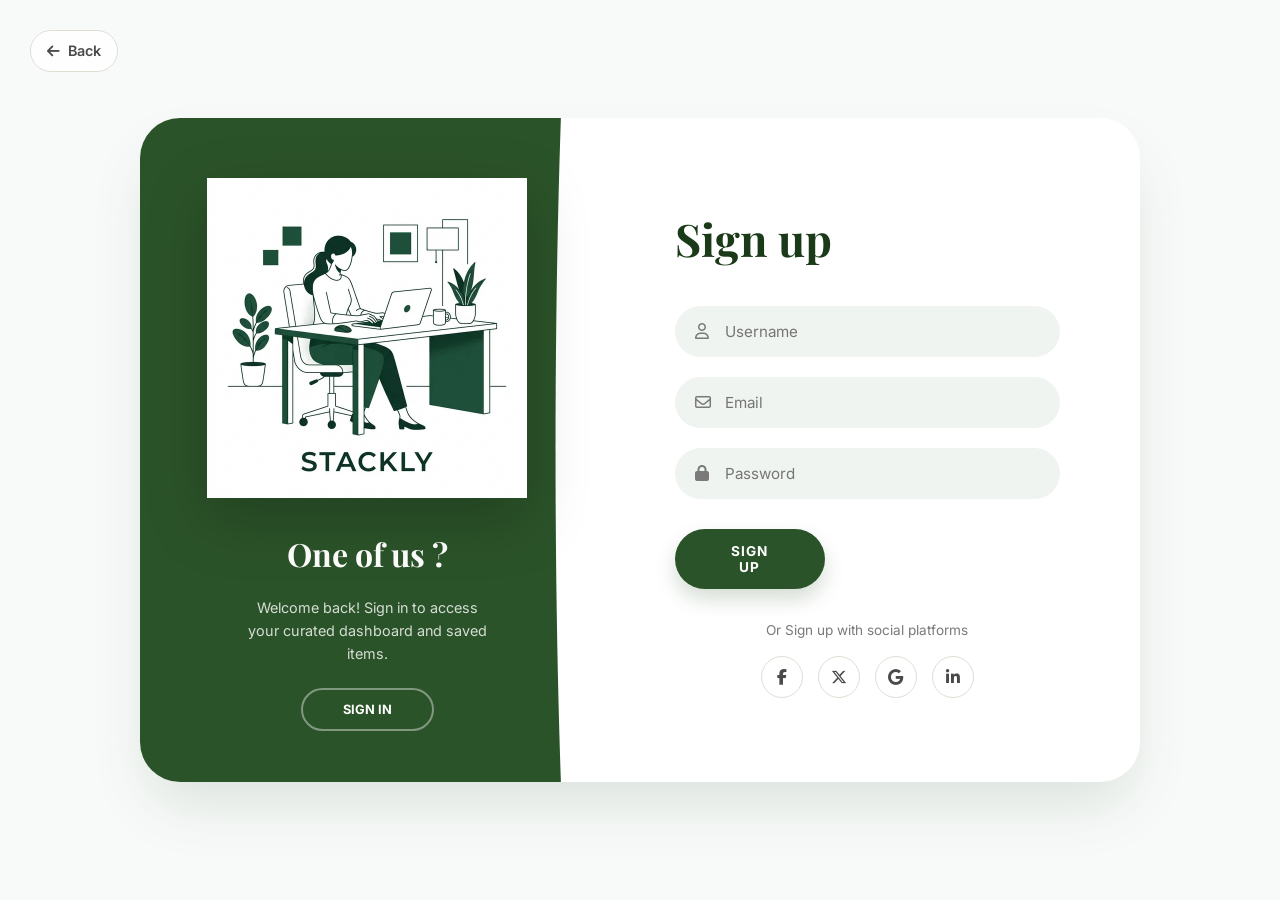
<file: signup.html>
<!DOCTYPE html>
<html lang="en-US">
<head>
  <meta charset="utf-8">
  <title>Sign Up - STACKLY Furniture</title>
  <meta name="description" content="Create a STACKLY Furniture account.">
  <meta name="viewport" content="width=device-width, initial-scale=1, maximum-scale=1">
  <link rel="preconnect" href="https://fonts.googleapis.com">
  <link href="https://fonts.googleapis.com/css2?family=Inter:wght@300;400;500;600;700&family=Playfair+Display:wght@700&display=swap" rel="stylesheet">
  <link rel="stylesheet" href="https://cdnjs.cloudflare.com/ajax/libs/font-awesome/6.5.0/css/all.min.css">
  <link rel="stylesheet" href="style.css">
</head>
<body class="auth-page">

  <a href="javascript:history.back()" class="back-btn">
    <i class="fa-solid fa-arrow-left"></i> Back
  </a>

  <div class="auth-card-v2 signup-layout">
    <div class="auth-decor-panel">
      <div class="auth-decor-content">
        <img src="images/auth/signup-illustration.webp" alt="Join Illustration" class="auth-illustration">
        <h3>One of us ?</h3>
        <p>Welcome back! Sign in to access your curated dashboard and saved items.</p>
        <a href="login.html" class="btn-v2-outline">SIGN IN</a>
      </div>
    </div>

    <div class="auth-form-panel">
      <h2>Sign up</h2>
      
      <form onsubmit="window.location.href='dashboard.html'; return false;">
        <div class="input-container">
          <i class="fa-regular fa-user"></i>
          <input type="text" class="input-v2" placeholder="Username" required>
        </div>
        <div class="input-container">
          <i class="fa-regular fa-envelope"></i>
          <input type="email" class="input-v2" placeholder="Email" required>
        </div>
        <div class="input-container">
          <i class="fa-solid fa-lock"></i>
          <input type="password" class="input-v2" placeholder="Password" required>
        </div>
        
        <button type="submit" class="btn-v2-primary" style="width: 150px; margin: 10px 0 0;">SIGN UP</button>
      </form>
      
      <div class="social-platforms">
        <p>Or Sign up with social platforms</p>
        <div class="social-icons">
          <a href="#" class="social-circle"><i class="fa-brands fa-facebook-f"></i></a>
          <a href="#" class="social-circle"><i class="fa-brands fa-x-twitter"></i></a>
          <a href="#" class="social-circle"><i class="fa-brands fa-google"></i></a>
          <a href="#" class="social-circle"><i class="fa-brands fa-linkedin-in"></i></a>
        </div>
      </div>
    </div>
  </div>

</body>
</html>
</file>
<file: style.css>
:root {
  --primary:        #2B5329;
  --primary-light:  #3D7A3A;
  --primary-dark:   #1A3A18;
  --accent:         #C8973A;
  --accent-light:   #E8B96A;
  --bg:             #F7F5F0;
  --bg-light:       #FDFCF9;
  --text-dark:      #1C1C1C;
  --text-mid:       #4A4A4A;
  --text-light:     #7A7A7A;
  --white:          #FFFFFF;
  --border:         #E0DDD5;
  --shadow-sm:      0 2px 12px rgba(43,83,41,0.08);
  --shadow:         0 4px 32px rgba(43,83,41,0.12);
  --shadow-lg:      0 12px 48px rgba(43,83,41,0.18);
  --radius:         12px;
  --radius-lg:      20px;
  --transition:     0.3s cubic-bezier(.4,0,.2,1);
  --transition-slow:0.6s cubic-bezier(.4,0,.2,1);
}

*, *::before, *::after {
  box-sizing: border-box;
  margin: 0;
  padding: 0;
}
html { scroll-behavior: smooth; font-size: 16px; }
body {
  font-family: 'Inter', -apple-system, BlinkMacSystemFont, 'Segoe UI', sans-serif;
  background: var(--bg-light);
  color: var(--text-dark);
  line-height: 1.65;
  overflow-x: hidden;
}
a { text-decoration: none; color: inherit; }
img { max-width: 100%; height: auto; display: block; }
ul { list-style: none; }
button { cursor: pointer; border: none; background: none; font-family: inherit; }
input, textarea, select { font-family: inherit; }


@keyframes spin {
  to { transform: rotate(360deg); }
}
@keyframes fadeIn {
  from { opacity: 0; }
  to   { opacity: 1; }
}
@keyframes slideUp {
  from { opacity: 0; transform: translateY(40px); }
  to   { opacity: 1; transform: translateY(0); }
}
@keyframes slideDown {
  from { opacity: 0; transform: translateY(-20px); }
  to   { opacity: 1; transform: translateY(0); }
}
@keyframes slideInLeft {
  from { opacity: 0; transform: translateX(-40px); }
  to   { opacity: 1; transform: translateX(0); }
}
@keyframes slideInRight {
  from { opacity: 0; transform: translateX(40px); }
  to   { opacity: 1; transform: translateX(0); }
}
@keyframes scaleIn {
  from { opacity: 0; transform: scale(0.92); }
  to   { opacity: 1; transform: scale(1); }
}
@keyframes pulse {
  0%, 100% { transform: scale(1); }
  50%       { transform: scale(1.05); }
}
@keyframes shimmer {
  0%   { background-position: -500px 0; }
  100% { background-position: 500px 0; }
}
@keyframes bounceY {
  0%, 100% { transform: translateY(0); }
  50%       { transform: translateY(-6px); }
}

.reveal {
  opacity: 0;
  transform: translateY(32px);
  transition: opacity 0.65s ease, transform 0.65s ease;
}
.reveal.is-visible {
  opacity: 1;
  transform: translateY(0);
}
.reveal-left {
  opacity: 0;
  transform: translateX(-32px);
  transition: opacity 0.65s ease, transform 0.65s ease;
}
.reveal-left.is-visible {
  opacity: 1;
  transform: translateX(0);
}
.reveal-right {
  opacity: 0;
  transform: translateX(32px);
  transition: opacity 0.65s ease, transform 0.65s ease;
}
.reveal-right.is-visible {
  opacity: 1;
  transform: translateX(0);
}
.reveal-scale {
  opacity: 0;
  transform: scale(0.94);
  transition: opacity 0.65s ease, transform 0.65s ease;
}
.reveal-scale.is-visible {
  opacity: 1;
  transform: scale(1);
}
/* Stagger delays */
.delay-1 { transition-delay: 0.1s; }
.delay-2 { transition-delay: 0.2s; }
.delay-3 { transition-delay: 0.3s; }
.delay-4 { transition-delay: 0.4s; }
.delay-5 { transition-delay: 0.5s; }

#scroll-top {
  position: fixed;
  bottom: 28px;
  right: 28px;
  width: 48px;
  height: 48px;
  background: var(--primary);
  border-radius: 50%;
  display: none;
  align-items: center;
  justify-content: center;
  color: var(--white);
  font-size: 18px;
  z-index: 9999;
  box-shadow: 0 4px 20px rgba(43,83,41,0.4);
  transition: var(--transition);
  animation: bounceY 2s ease-in-out infinite;
}
#scroll-top.show  { display: flex; }
#scroll-top:hover { background: var(--accent); transform: scale(1.1); animation: none; }


@keyframes logoBreathe {
  0%, 100% { transform: scale(1);    filter: drop-shadow(0 0 0px rgba(200,151,58,0)); }
  50%       { transform: scale(1.07); filter: drop-shadow(0 0 22px rgba(200,151,58,0.65)); }
}
@keyframes ringRotate {
  to { transform: rotate(360deg); }
}
@keyframes ringPulse {
  0%, 100% { opacity: 1; }
  50%       { opacity: 0.5; }
}
@keyframes barFill {
  0%   { width: 0%; }
  30%  { width: 45%; }
  70%  { width: 75%; }
  90%  { width: 92%; }
  100% { width: 100%; }
}
@keyframes preloaderFadeOut {
  to { opacity: 0; visibility: hidden; }
}
@keyframes labelBlink {
  0%, 100% { opacity: 0.7; }
  50%       { opacity: 1; }
}

.preloader {
  position: fixed;
  inset: 0;
  background: linear-gradient(145deg, var(--primary-dark) 0%, #0d2410 100%);
  display: flex;
  align-items: center;
  justify-content: center;
  z-index: 99999;
  transition: opacity 0.75s ease, visibility 0.75s ease;
}
.preloader.hidden {
  opacity: 0;
  visibility: hidden;
  pointer-events: none;
}

/* Decorative background dots */
.preloader::before,
.preloader::after {
  content: '';
  position: absolute;
  border-radius: 50%;
  background: rgba(200,151,58,0.06);
  pointer-events: none;
}
.preloader::before { width: 480px; height: 480px; top: -160px; right: -120px; }
.preloader::after  { width: 320px; height: 320px; bottom: -100px; left: -80px; }

/* Center wrapper */
.preloader-inner {
  display: flex;
  flex-direction: column;
  align-items: center;
  gap: 0;
  position: relative;
  z-index: 1;
}

/* Spinning amber ring behind the logo */
.preloader-logo-wrap {
  position: relative;
  width: 140px;
  height: 140px;
  display: flex;
  align-items: center;
  justify-content: center;
  margin-bottom: 36px;
}
.preloader-logo-wrap::before {
  content: '';
  position: absolute;
  inset: 0;
  border-radius: 50%;
  border: 3px solid transparent;
  border-top-color: var(--accent);
  border-right-color: rgba(200,151,58,0.3);
  animation: ringRotate 1.4s linear infinite;
}
.preloader-logo-wrap::after {
  content: '';
  position: absolute;
  inset: 8px;
  border-radius: 50%;
  border: 2px solid rgba(255,255,255,0.06);
  border-bottom-color: rgba(200,151,58,0.25);
  animation: ringRotate 2s linear infinite reverse;
}

/* Soft circular glow behind logo */
.preloader-glow {
  position: absolute;
  inset: 18px;
  border-radius: 50%;
  background: radial-gradient(circle, rgba(200,151,58,0.12) 0%, transparent 70%);
  animation: ringPulse 2s ease-in-out infinite;
}

/* Logo image */
.preloader-logo {
  width: 90px;
  height: auto;
  position: relative;
  z-index: 1;
  animation: logoBreathe 2.4s ease-in-out infinite;
  filter: brightness(1.1);
}

/* Progress bar track */
.preloader-bar-track {
  width: 200px;
  height: 3px;
  background: rgba(255,255,255,0.1);
  border-radius: 3px;
  overflow: hidden;
  margin-bottom: 18px;
}
.preloader-bar {
  height: 100%;
  width: 0%;
  background: linear-gradient(90deg, var(--accent), var(--accent-light));
  border-radius: 3px;
  transition: width 0.3s ease;
  box-shadow: 0 0 8px rgba(200,151,58,0.5);
}

/* Loading label */
.preloader-label {
  font-family: 'Inter', sans-serif;
  font-size: 0.78rem;
  color: rgba(255,255,255,0.45);
  letter-spacing: 0.12em;
  text-transform: uppercase;
  animation: labelBlink 1.8s ease-in-out infinite;
}


/* ============================================================
   TOPBAR
   ============================================================ */
.topbar {
  background: var(--primary-dark);
  color: var(--white);
  padding: 9px 0;
  font-size: 0.82rem;
  border-bottom: 1px solid rgba(255,255,255,0.06);
}
.topbar-inner {
  max-width: 1400px;
  margin: auto;
  padding: 0 24px;
  display: flex;
  align-items: center;
  justify-content: space-between;
  gap: 12px;
}
.topbar-left { color: rgba(255,255,255,0.55); }
.topbar-center { text-align: center; flex: 1; }
.topbar-center span { color: var(--accent-light); font-weight: 600; }
.topbar-links { display: flex; gap: 20px; }
.topbar-links a {
  color: rgba(255,255,255,0.65);
  transition: color 0.2s;
  font-size: 0.8rem;
}
.topbar-links a:hover { color: var(--accent-light); }


/* ============================================================
   SITE HEADER
   ============================================================ */
.site-header {
  background: var(--bg-light);
  border-bottom: 1px solid var(--border);
  position: sticky;
  top: 0;
  z-index: 1000;
  box-shadow: 0 2px 20px rgba(43,83,41,0.07);
  transition: box-shadow 0.3s;
}
.site-header.scrolled { box-shadow: 0 4px 32px rgba(43,83,41,0.14); }
.header-inner {
  max-width: 1400px;
  margin: auto;
  padding: 0 24px;
  display: flex;
  align-items: center;
  justify-content: space-between;
  height: 70px;
  gap: 16px;
}
.logo img {
  height: 44px;
  transition: transform 0.3s;
}
.logo:hover img { transform: scale(1.04); }

/* Desktop Nav */
.main-nav > ul {
  display: flex;
  gap: 4px;
  align-items: center;
}
.main-nav li { position: relative; }
.main-nav a {
  display: block;
  padding: 8px 15px;
  font-size: 0.88rem;
  font-weight: 600;
  letter-spacing: 0.04em;
  text-transform: uppercase;
  color: var(--text-dark);
  border-radius: 8px;
  transition: var(--transition);
  position: relative;
}
.main-nav a::after {
  content: '';
  position: absolute;
  bottom: 4px; left: 15px; right: 15px;
  height: 2px;
  background: var(--accent);
  transform: scaleX(0);
  transform-origin: left;
  transition: transform 0.3s;
  border-radius: 2px;
}
.main-nav a:hover::after,
.main-nav a.active::after { transform: scaleX(1); }
.main-nav a:hover,
.main-nav a.active { color: var(--primary); background: rgba(43,83,41,0.06); }

/* Dropdown Menu Styles */
.has-dropdown { position: relative; }
.has-dropdown a i {
  font-size: 0.7rem;
  margin-left: 4px;
  transition: transform 0.3s;
}
.has-dropdown:hover a i { transform: rotate(180deg); }

.dropdown {
  position: absolute;
  top: 100%;
  left: 50%;
  width: 220px;
  background: var(--white);
  border-radius: var(--radius);
  box-shadow: var(--shadow-lg);
  padding: 12px 0;
  opacity: 0;
  visibility: hidden;
  transform: translateX(-50%) translateY(15px);
  transition: all 0.4s cubic-bezier(0.4, 0, 0.2, 1);
  z-index: 1001;
  border: 1px solid var(--border);
  display: flex;
  flex-direction: column;
}

.has-dropdown:hover .dropdown {
  opacity: 1;
  visibility: visible;
  transform: translateX(-50%) translateY(0);
}

.dropdown li {
  width: 100%;
  padding: 0 12px;
}

.dropdown a {
  padding: 8px 16px !important;
  font-size: 0.85rem !important;
  text-transform: none !important;
  font-weight: 500 !important;
  display: block !important;
  border-radius: 6px !important;
  background: transparent !important;
  color: var(--text-dark) !important;
}

.dropdown a::after { display: none !important; }

.dropdown a:hover {
  background: rgba(43,83,41,0.08) !important;
  color: var(--primary) !important;
  padding-left: 20px !important;
}

/* Mobile Dropdown (Responsive Adjustments) */
@media (max-width: 1024px) {
  .main-nav.open .dropdown {
    position: static;
    width: 100%;
    opacity: 1;
    visibility: visible;
    transform: none;
    box-shadow: none;
    border: none;
    padding: 0 0 0 20px;
    background: transparent;
    display: none; /* Toggleable on mobile */
  }
  
  .main-nav.open .has-dropdown.active .dropdown {
    display: block;
  }

  .main-nav.open .has-dropdown > a {
    display: flex;
    justify-content: space-between;
    align-items: center;
  }
}

/* Nav Icon Buttons */
.nav-actions { display: flex; align-items: center; gap: 6px; }
.nav-btn {
  width: 40px;
  height: 40px;
  display: flex;
  align-items: center;
  justify-content: center;
  border-radius: 50%;
  background: var(--bg);
  color: var(--text-dark);
  transition: var(--transition);
  font-size: 1rem;
}
.nav-btn:hover { background: var(--primary); color: var(--white); transform: scale(1.08); }
.nav-btn.cart  { position: relative; }
.cart-count {
  position: absolute;
  top: -4px; right: -4px;
  background: var(--accent);
  color: var(--white);
  width: 18px; height: 18px;
  border-radius: 50%;
  font-size: 0.68rem;
  font-weight: 700;
  display: flex;
  align-items: center;
  justify-content: center;
  animation: pulse 2s ease-in-out infinite;
}

/* Mobile Hamburger */
.mobile-toggle {
  display: none;
  flex-direction: column;
  gap: 5px;
  padding: 8px;
  border-radius: 8px;
  transition: background 0.2s;
}
.mobile-toggle:hover { background: var(--bg); }
.mobile-toggle span {
  width: 24px; height: 2px;
  background: var(--text-dark);
  border-radius: 2px;
  transition: var(--transition);
  display: block;
}
.mobile-toggle.open span:nth-child(1) { transform: translateY(7px) rotate(45deg); }
.mobile-toggle.open span:nth-child(2) { opacity: 0; transform: scaleX(0); }
.mobile-toggle.open span:nth-child(3) { transform: translateY(-7px) rotate(-45deg); }


/* ============================================================
   LAYOUT UTILITIES
   ============================================================ */
.section  { padding: 84px 0; }
.container {
  max-width: 1400px;
  margin: auto;
  padding: 0 24px;
}
.section-header {
  text-align: center;
  margin-bottom: 56px;
}
.section-tag {
  display: inline-block;
  padding: 5px 16px;
  background: rgba(43,83,41,0.09);
  color: var(--primary);
  font-size: 0.75rem;
  font-weight: 700;
  border-radius: 30px;
  letter-spacing: 0.12em;
  text-transform: uppercase;
  margin-bottom: 14px;
}
.section-title {
  font-family: 'Playfair Display', serif;
  font-size: clamp(1.8rem, 3.5vw, 2.8rem);
  color: var(--text-dark);
  margin-bottom: 14px;
  line-height: 1.25;
}
.section-sub {
  color: var(--text-mid);
  max-width: 520px;
  margin: 0 auto;
  font-size: 0.97rem;
}
.text-center { text-align: center; }
.mt-8  { margin-top: 32px; }
.mt-12 { margin-top: 48px; }


/* ============================================================
   BUTTONS
   ============================================================ */
.btn {
  display: inline-flex;
  align-items: center;
  gap: 8px;
  padding: 13px 28px;
  border-radius: 9px;
  font-size: 0.9rem;
  font-weight: 700;
  letter-spacing: 0.03em;
  transition: var(--transition);
  cursor: pointer;
  white-space: nowrap;
}
.btn i { transition: transform 0.3s; }
.btn:hover i  { transform: translateX(4px); }

.btn-primary  { background: var(--accent); color: var(--white); }
.btn-primary:hover { background: #b07d2e; transform: translateY(-2px); box-shadow: 0 6px 20px rgba(200,151,58,0.35); }

.btn-outline  { border: 2px solid var(--white); color: var(--white); }
.btn-outline:hover { background: var(--white); color: var(--primary); }

.btn-green    { background: var(--primary); color: var(--white); }
.btn-green:hover { background: var(--primary-light); transform: translateY(-2px); box-shadow: 0 6px 20px rgba(43,83,41,0.3); }

.btn-ghost {
  background: transparent;
  border: 2px solid var(--primary);
  color: var(--primary);
}
.btn-ghost:hover { background: var(--primary); color: var(--white); }


/* ============================================================
   HERO SLIDER
   ============================================================ */
.hero-slider {
  position: relative;
  overflow: hidden;
  background: #141f14;
}
.slide {
  position: relative;
  height: 88vh;
  min-height: 520px;
  display: none;
  overflow: hidden;
}
.slide.active { display: block; }
.slide-img {
  width: 100%; height: 100%;
  object-fit: cover;
  opacity: 0.62;
  transform: scale(1.04);
  transition: transform 8s ease, opacity 0.8s ease;
}
.slide.active .slide-img { transform: scale(1); }
.slide-content {
  position: absolute;
  inset: 0;
  display: flex;
  align-items: center;
  padding: 0 8vw;
}
.slide-text {
  max-width: 600px;
  animation: slideUp 0.8s cubic-bezier(.22,1,.36,1) both;
}
.slide-tag {
  display: inline-block;
  padding: 5px 16px;
  background: var(--accent);
  color: var(--white);
  font-size: 0.75rem;
  font-weight: 800;
  border-radius: 30px;
  letter-spacing: 0.1em;
  margin-bottom: 20px;
  text-transform: uppercase;
  animation: slideInLeft 0.7s 0.1s both;
}
.slide-title {
  font-family: 'Playfair Display', serif;
  font-size: clamp(2.2rem, 5.5vw, 4rem);
  color: var(--white);
  line-height: 1.13;
  margin-bottom: 18px;
  animation: slideUp 0.7s 0.2s both;
  text-shadow: 0 2px 24px rgba(0,0,0,0.3);
}
.slide-desc {
  font-size: 1.02rem;
  color: rgba(255,255,255,0.82);
  margin-bottom: 36px;
  max-width: 460px;
  animation: slideUp 0.7s 0.35s both;
}
.slide-actions {
  display: flex;
  gap: 14px;
  flex-wrap: wrap;
  animation: slideUp 0.7s 0.48s both;
}

/* Slider Arrows */
.slider-arrow {
  position: absolute;
  top: 50%;
  transform: translateY(-50%);
  background: rgba(255,255,255,0.14);
  backdrop-filter: blur(6px);
  -webkit-backdrop-filter: blur(6px);
  border: 1px solid rgba(255,255,255,0.25);
  color: var(--white);
  width: 52px; height: 52px;
  border-radius: 50%;
  font-size: 1.1rem;
  display: flex;
  align-items: center;
  justify-content: center;
  cursor: pointer;
  transition: var(--transition);
  z-index: 10;
}
.slider-arrow:hover { background: var(--accent); border-color: var(--accent); transform: translateY(-50%) scale(1.08); }
.slider-prev { left: 28px; }
.slider-next { right: 28px; }

/* Slider Dots */
.slider-controls {
  position: absolute;
  bottom: 32px;
  left: 50%;
  transform: translateX(-50%);
  display: flex;
  gap: 10px;
  z-index: 10;
}
.slider-dot {
  width: 10px; height: 10px;
  border-radius: 5px;
  background: rgba(255,255,255,0.4);
  border: none;
  cursor: pointer;
  transition: var(--transition);
}
.slider-dot.active {
  background: var(--accent);
  width: 30px;
}


/* ============================================================
   CATEGORIES
   ============================================================ */
.categories { background: var(--bg); }
.cat-grid {
  display: grid;
  grid-template-columns: repeat(6, 1fr);
  gap: 18px;
}
.cat-card {
  position: relative;
  border-radius: var(--radius);
  overflow: hidden;
  aspect-ratio: 3/4;
  cursor: pointer;
  box-shadow: var(--shadow-sm);
  display: block;
}
.cat-card img {
  width: 100%; height: 100%;
  object-fit: cover;
  transition: transform 0.55s cubic-bezier(.4,0,.2,1);
}
.cat-card:hover img { transform: scale(1.08); }
.cat-overlay {
  position: absolute;
  inset: 0;
  background: linear-gradient(to top, rgba(10,28,10,0.78) 35%, transparent 70%);
  display: flex;
  align-items: flex-end;
  padding: 18px 16px;
  transition: background 0.3s;
}
.cat-card:hover .cat-overlay {
  background: linear-gradient(to top, rgba(10,28,10,0.88) 40%, transparent 70%);
}
.cat-name {
  font-family: 'Playfair Display', serif;
  font-size: 1.05rem;
  color: var(--white);
  font-weight: 600;
  display: block;
}
.cat-count {
  font-size: 0.79rem;
  color: var(--accent-light);
  margin-top: 3px;
  display: block;
}
.cat-card::after {
  content: '→';
  position: absolute;
  bottom: 20px; right: 16px;
  color: var(--accent-light);
  font-size: 1rem;
  opacity: 0;
  transform: translateX(-6px);
  transition: var(--transition);
}
.cat-card:hover::after { opacity: 1; transform: translateX(0); }


/* ============================================================
   PRODUCT GRID
   ============================================================ */
.products-grid {
  display: grid;
  grid-template-columns: repeat(4, 1fr);
  gap: 24px;
}
.product-card {
  background: var(--white);
  border-radius: var(--radius);
  overflow: hidden;
  box-shadow: var(--shadow-sm);
  transition: var(--transition);
  position: relative;
  display: flex;
  flex-direction: column;
}
.product-card:hover {
  box-shadow: var(--shadow-lg);
  transform: translateY(-6px);
}
.product-img-wrap {
  position: relative;
  overflow: hidden;
  aspect-ratio: 1;
  background: var(--bg);
}
.product-img-wrap > img {
  width: 100%; height: 100%;
  object-fit: cover;
  transition: transform 0.55s ease, opacity 0.4s ease;
}
.product-img-wrap .img-hover {
  position: absolute;
  inset: 0;
  opacity: 0;
  transition: opacity 0.4s ease;
}
.product-card:hover .img-hover { opacity: 1; }
.product-card:hover .product-img-wrap > img:first-child { opacity: 0; transform: scale(1.04); }

.product-badge {
  position: absolute;
  top: 12px; left: 12px;
  padding: 3px 11px;
  border-radius: 5px;
  font-size: 0.71rem;
  font-weight: 800;
  text-transform: uppercase;
  letter-spacing: 0.05em;
  z-index: 2;
}
.badge-sale { background: var(--accent); color: var(--white); }
.badge-new  { background: var(--primary); color: var(--white); }

.product-actions {
  position: absolute;
  top: 12px; right: 12px;
  display: flex;
  flex-direction: column;
  gap: 8px;
  opacity: 0;
  transform: translateX(12px);
  transition: var(--transition);
  z-index: 2;
}
.product-card:hover .product-actions { opacity: 1; transform: translateX(0); }
.action-btn {
  width: 36px; height: 36px;
  background: var(--white);
  border-radius: 50%;
  display: flex;
  align-items: center;
  justify-content: center;
  font-size: 0.88rem;
  color: var(--text-dark);
  box-shadow: 0 2px 10px rgba(0,0,0,0.13);
  transition: var(--transition);
}
.action-btn:hover { background: var(--primary); color: var(--white); transform: scale(1.1); }

.product-info {
  padding: 16px 18px 18px;
  display: flex;
  flex-direction: column;
  flex-grow: 1;
}
.product-name {
  font-weight: 600;
  font-size: 0.93rem;
  margin-bottom: 6px;
  color: var(--text-dark);
  line-height: 1.4;
}
.product-name a { transition: color 0.2s; }
.product-name a:hover { color: var(--primary); }
.product-price {
  display: flex;
  align-items: center;
  gap: 10px;
  flex-wrap: wrap;
  margin-bottom: 14px;
}
.price-now  { font-size: 1.02rem; font-weight: 800; color: var(--primary); }
.price-old  { display: none; font-size: 0.85rem; color: var(--text-light); text-decoration: line-through; }
.add-to-cart {
  width: 100%;
  padding: 10px 16px;
  background: var(--primary);
  color: var(--white);
  border-radius: 8px;
  font-size: 0.87rem;
  font-weight: 700;
  letter-spacing: 0.03em;
  transition: var(--transition);
}
.add-to-cart:hover { background: var(--accent); transform: translateY(-1px); }

/* ── Quantity Controls ── */
.qty-row {
  display: flex;
  align-items: center;
  gap: 10px;
  margin-top: auto;
}
.qty-control {
  display: flex;
  align-items: center;
  border: 1.5px solid var(--border);
  border-radius: 8px;
  overflow: hidden;
  flex-shrink: 0;
}
.qty-btn {
  width: 32px;
  height: 34px;
  background: var(--bg);
  color: var(--text-dark);
  font-size: 0.75rem;
  display: flex;
  align-items: center;
  justify-content: center;
  border: none;
  cursor: pointer;
  transition: var(--transition);
  line-height: 1;
}
.qty-btn:hover {
  background: var(--primary);
  color: var(--white);
}
.qty-btn:active { transform: scale(0.92); }
.qty-btn:disabled {
  opacity: 0.35;
  cursor: not-allowed;
}
.qty-num {
  min-width: 32px;
  text-align: center;
  font-size: 0.9rem;
  font-weight: 700;
  color: var(--text-dark);
  user-select: none;
  transition: transform 0.15s ease, color 0.15s;
  display: block;
  line-height: 34px;
}
.qty-num.bump {
  animation: qtyBump 0.2s ease;
}
@keyframes qtyBump {
  0%   { transform: scale(1); }
  50%  { transform: scale(1.35); color: var(--primary); }
  100% { transform: scale(1); }
}
.qty-row .add-to-cart {
  flex: 1;
  padding: 9px 12px;
  font-size: 0.83rem;
  white-space: nowrap;
  display: flex;
  align-items: center;
  justify-content: center;
  gap: 6px;
}


/* ============================================================
   FEATURE BANNER
   ============================================================ */
.feature-banner {
  position: relative;
  overflow: hidden;
  border-radius: var(--radius-lg);
  min-height: 440px;
  display: flex;
  align-items: center;
}
.feature-banner img {
  position: absolute;
  inset: 0;
  width: 100%; height: 100%;
  object-fit: cover;
  transition: transform 8s ease;
}
.feature-banner:hover img { transform: scale(1.03); }
.feature-banner-content {
  position: relative;
  z-index: 1;
  padding: 64px 56px;
  max-width: 540px;
  background: linear-gradient(135deg, rgba(26,58,24,0.92) 0%, rgba(26,58,24,0.55) 100%);
  border-radius: 0 var(--radius-lg) var(--radius-lg) 0;
}
.feature-banner small {
  display: block;
  color: var(--accent-light);
  text-transform: uppercase;
  letter-spacing: 0.12em;
  font-size: 0.78rem;
  font-weight: 700;
  margin-bottom: 12px;
}
.feature-banner h2 {
  font-family: 'Playfair Display', serif;
  font-size: clamp(1.8rem, 3vw, 2.8rem);
  color: var(--white);
  margin-bottom: 18px;
  line-height: 1.2;
}
.feature-banner p {
  color: rgba(255,255,255,0.8);
  margin-bottom: 32px;
  font-size: 0.97rem;
  line-height: 1.7;
}


/* ============================================================
   TWO-COLUMN BANNERS
   ============================================================ */
.two-col-banners {
  display: grid;
  grid-template-columns: 1fr 1fr;
  gap: 24px;
}
.mini-banner {
  position: relative;
  border-radius: var(--radius);
  overflow: hidden;
  min-height: 320px;
  display: flex;
  align-items: flex-end;
  cursor: pointer;
}
.mini-banner img {
  position: absolute;
  inset: 0;
  width: 100%; height: 100%;
  object-fit: cover;
  transition: transform 0.6s cubic-bezier(.4,0,.2,1);
}
.mini-banner:hover img { transform: scale(1.05); }
.mini-banner-content {
  position: relative;
  z-index: 1;
  padding: 30px;
  width: 100%;
  background: linear-gradient(to top, rgba(15,35,15,0.82) 0%, transparent 100%);
}
.mini-banner-content h3 {
  font-family: 'Playfair Display', serif;
  font-size: 1.45rem;
  color: var(--white);
  margin-bottom: 10px;
  line-height: 1.3;
}
.mini-banner-content a {
  display: inline-flex;
  align-items: center;
  gap: 6px;
  color: var(--accent-light);
  font-size: 0.87rem;
  font-weight: 700;
  transition: gap 0.2s;
}
.mini-banner-content a:hover { gap: 10px; }


/* ============================================================
   STATS BAR
   ============================================================ */
.stats-bar {
  background: var(--primary);
  padding: 56px 0;
  position: relative;
  overflow: hidden;
}
.stats-bar::before {
  content: '';
  position: absolute;
  top: -60px; left: -60px;
  width: 300px; height: 300px;
  background: rgba(255,255,255,0.04);
  border-radius: 50%;
}
.stats-bar::after {
  content: '';
  position: absolute;
  bottom: -80px; right: -40px;
  width: 250px; height: 250px;
  background: rgba(255,255,255,0.03);
  border-radius: 50%;
}
.stats-grid {
  display: grid;
  grid-template-columns: repeat(4,1fr);
  gap: 24px;
  text-align: center;
  position: relative;
  z-index: 1;
}
.stat-item { padding: 16px; }
.stat-num {
  font-family: 'Playfair Display', serif;
  font-size: 2.6rem;
  color: var(--white);
  font-weight: 700;
  line-height: 1;
  display: block;
}
.stat-accent { color: var(--accent-light); }
.stat-label {
  font-size: 0.88rem;
  color: rgba(255,255,255,0.65);
  margin-top: 8px;
  display: block;
  letter-spacing: 0.04em;
}
.stats-divider {
  width: 1px;
  background: rgba(255,255,255,0.15);
  margin: 0 auto;
  display: none;
}


/* ============================================================
   GALLERY / LOOKBOOK
   ============================================================ */
.gallery { background: var(--bg); }
.gallery-grid {
  display: grid;
  grid-template-columns: repeat(4, 1fr);
  grid-template-rows: 220px 220px;
  gap: 16px;
}
.gallery-item {
  border-radius: var(--radius);
  overflow: hidden;
  cursor: pointer;
  position: relative;
}
.gallery-item img {
  width: 100%; height: 100%;
  object-fit: cover;
  transition: transform 0.6s ease;
}
.gallery-item::after {
  content: "";
  position: absolute;
  inset: 0;
  background: rgba(43,83,41,0.55);
  color: var(--white);
  display: flex;
  align-items: center;
  justify-content: center;
  opacity: 0;
  transition: opacity 0.3s;
}
.gallery-item:hover img { transform: scale(1.06); }
.gallery-item:hover::after { opacity: 1; }
.gallery-item.big {
  grid-column: span 2;
  grid-row: span 2;
}


/* ============================================================
   TESTIMONIALS
   ============================================================ */
.testimonials { background: var(--bg-light); }
.testimonials-grid {
  display: grid;
  grid-template-columns: repeat(3, 1fr);
  gap: 24px;
}
.testimonial-card {
  background: var(--white);
  border-radius: var(--radius);
  padding: 30px;
  box-shadow: var(--shadow-sm);
  transition: var(--transition);
  border-top: 3px solid transparent;
}
.testimonial-card:hover {
  box-shadow: var(--shadow);
  border-top-color: var(--accent);
  transform: translateY(-4px);
}
.testi-stars {
  color: var(--accent);
  font-size: 0.9rem;
  margin-bottom: 16px;
  letter-spacing: 2px;
}
.testi-text {
  font-size: 0.95rem;
  color: var(--text-mid);
  margin-bottom: 22px;
  font-style: italic;
  line-height: 1.75;
}
.testi-text::before { content: '"'; font-size: 2rem; color: var(--accent); line-height: 0; vertical-align: -0.4em; margin-right: 4px; }
.testi-author { display: flex; align-items: center; gap: 14px; }
.testi-avatar {
  width: 48px; height: 48px;
  border-radius: 50%;
  object-fit: cover;
  border: 2px solid var(--accent-light);
}
.testi-name { font-weight: 700; font-size: 0.92rem; color: var(--text-dark); }
.testi-role { font-size: 0.78rem; color: var(--text-light); margin-top: 2px; }


/* ============================================================
   NEWSLETTER
   ============================================================ */
.newsletter {
  background: linear-gradient(135deg, var(--primary-dark) 0%, var(--primary) 60%, var(--primary-light) 100%);
  padding: 80px 0;
  position: relative;
  overflow: hidden;
}
.newsletter::before,
.newsletter::after {
  content: '';
  position: absolute;
  border-radius: 50%;
  background: rgba(255,255,255,0.04);
}
.newsletter::before { width: 400px; height: 400px; top: -150px; right: -100px; }
.newsletter::after  { width: 250px; height: 250px; bottom: -80px; left: -60px; }
.newsletter-inner {
  max-width: 600px;
  margin: auto;
  text-align: center;
  position: relative;
  z-index: 1;
}
.newsletter h2 {
  font-family: 'Playfair Display', serif;
  font-size: clamp(1.8rem, 3vw, 2.6rem);
  color: var(--white);
  margin-bottom: 14px;
}
.newsletter p {
  color: rgba(255,255,255,0.72);
  margin-bottom: 36px;
  font-size: 0.98rem;
}
.newsletter-form {
  display: flex;
  border-radius: 10px;
  overflow: hidden;
  box-shadow: 0 6px 28px rgba(0,0,0,0.25);
}
.newsletter-form input {
  flex: 1;
  padding: 15px 20px;
  font-size: 0.93rem;
  border: none;
  outline: none;
  background: var(--white);
  color: var(--text-dark);
}
.newsletter-form input::placeholder { color: var(--text-light); }
.newsletter-form button {
  padding: 15px 30px;
  background: var(--accent);
  color: var(--white);
  font-weight: 800;
  font-size: 0.9rem;
  letter-spacing: 0.04em;
  transition: background 0.25s;
  border: none;
  cursor: pointer;
  white-space: nowrap;
  display: flex;
  align-items: center;
  gap: 8px;
}
.newsletter-form button:hover { background: #b07d2e; }


/* ============================================================
   FOOTER
   ============================================================ */
.footer {
  background: var(--primary-dark);
  color: rgba(255,255,255,0.78);
  padding: 72px 0 0;
}
.footer-grid {
  display: grid;
  grid-template-columns: 1.9fr repeat(3, 1fr);
  gap: 48px;
}
.footer-brand .logo img { height: 42px; margin-bottom: 18px; }
.footer-brand p {
  font-size: 0.88rem;
  line-height: 1.75;
  max-width: 280px;
  color: rgba(255,255,255,0.6);
}
.footer-socials {
  display: flex;
  gap: 10px;
  margin-top: 24px;
}
.social-link {
  width: 38px; height: 38px;
  border-radius: 50%;
  background: rgba(255,255,255,0.1);
  display: flex;
  align-items: center;
  justify-content: center;
  color: var(--white);
  transition: var(--transition);
  font-size: 0.88rem;
}
.social-link:hover {
  background: var(--accent);
  transform: translateY(-3px);
  box-shadow: 0 4px 14px rgba(200,151,58,0.4);
}
.footer-col h4 {
  font-family: 'Playfair Display', serif;
  font-size: 1.05rem;
  color: var(--white);
  margin-bottom: 20px;
  position: relative;
  padding-bottom: 12px;
}
.footer-col h4::after {
  content: '';
  position: absolute;
  bottom: 0; left: 0;
  width: 32px; height: 2px;
  background: var(--accent);
  border-radius: 2px;
}
.footer-col ul li { margin-bottom: 11px; }
.footer-col ul a {
  font-size: 0.88rem;
  color: rgba(255,255,255,0.58);
  transition: color 0.2s, padding-left 0.2s;
  display: inline-flex;
  align-items: center;
  gap: 6px;
}
.footer-col ul a:hover {
  color: var(--accent-light);
  padding-left: 4px;
}
.footer-col ul i { font-size: 0.8rem; }
.footer-bottom {
  margin-top: 56px;
  padding: 22px 0;
  border-top: 1px solid rgba(255,255,255,0.08);
  text-align: center;
  font-size: 0.82rem;
  color: rgba(255,255,255,0.38);
}


/* ============================================================
   RESPONSIVE — 1200px
   ============================================================ */
@media (max-width: 1200px) {
  .products-grid { grid-template-columns: repeat(3, 1fr); }
  .cat-grid { grid-template-columns: repeat(3, 1fr); }
  .footer-grid { grid-template-columns: 1fr 1fr; gap: 36px; }
}

/* ============================================================
   RESPONSIVE — 1024px (Tablet Landscape)
   ============================================================ */
@media (max-width: 1024px) {
  .main-nav { display: none; }
  .mobile-toggle { display: flex; }
  .main-nav.open {
    display: block;
    position: absolute;
    top: 70px; left: 0; right: 0;
    background: var(--bg-light);
    border-bottom: 2px solid var(--border);
    padding: 16px 24px 24px;
    box-shadow: 0 12px 32px rgba(0,0,0,0.1);
    animation: slideDown 0.3s ease both;
  }
  .main-nav.open ul {
    flex-direction: column;
    gap: 2px;
  }
  .main-nav.open a {
    padding: 10px 16px;
    border-radius: 8px;
  }
  .main-nav.open a::after { display: none; }
  .site-header { position: sticky; }

  .stats-grid { grid-template-columns: repeat(2,1fr); gap: 32px; }
  .gallery-grid {
    grid-template-columns: repeat(2,1fr);
    grid-template-rows: repeat(3, 200px);
  }
  .gallery-item.big { grid-column: span 2; grid-row: span 2; }
  .testimonials-grid { grid-template-columns: repeat(2, 1fr); }
}

/* ============================================================
   RESPONSIVE — 768px (Tablet Portrait)
   ============================================================ */
@media (max-width: 768px) {
  .section { padding: 60px 0; }
  .section-header { margin-bottom: 40px; }

  .topbar-left,
  .topbar-links { display: none; }
  .topbar-center { text-align: center; }

  .slide { height: 72vh; min-height: 440px; }
  .slide-content { padding: 0 5vw; }
  .slide-actions { flex-direction: column; align-items: flex-start; }

  .cat-grid { grid-template-columns: repeat(3, 1fr); gap: 14px; }
  .products-grid { grid-template-columns: repeat(2, 1fr); gap: 16px; }

  .feature-banner { min-height: 360px; }
  .feature-banner-content { padding: 36px 30px; border-radius: var(--radius); }

  .two-col-banners { grid-template-columns: 1fr; }
  .mini-banner { min-height: 260px; }

  .testimonials-grid { grid-template-columns: 1fr; }

  .gallery-grid {
    grid-template-columns: repeat(2, 1fr);
    grid-template-rows: auto;
  }
  .gallery-item { height: 180px; }
  .gallery-item.big { grid-column: span 2; height: 280px; }

  .newsletter-form { flex-direction: column; border-radius: 10px; }
  .newsletter-form input,
  .newsletter-form button {
    width: 100%;
    border-radius: 0;
    padding: 14px 20px;
    justify-content: center;
  }
  .newsletter-form input { border-radius: 10px 10px 0 0; }
  .newsletter-form button { border-radius: 0 0 10px 10px; }

  .footer-grid { grid-template-columns: 1fr; gap: 40px; text-align: center; }
  .footer-brand .logo img { margin: 0 auto 18px; }
  .footer-brand p { max-width: 100%; margin: 0 auto; }
  .footer-socials { justify-content: center; }
  .footer-col h4::after { left: 50%; transform: translateX(-50%); }
  .footer-col ul a { justify-content: center; }
  .footer-col ul a:hover { padding-left: 0; }
}

/* ============================================================
   RESPONSIVE — 480px (Mobile)
   ============================================================ */
@media (max-width: 480px) {
  .header-inner { padding: 0 16px; }
  .container { padding: 0 16px; }
  .section { padding: 48px 0; }

  .slide { height: 65vh; min-height: 380px; }
  .slide-title { font-size: clamp(1.6rem, 7vw, 2.4rem); }
  .slide-actions .btn { padding: 12px 20px; font-size: 0.84rem; }
  .slider-arrow { width: 40px; height: 40px; font-size: 0.95rem; }
  .slider-prev { left: 12px; }
  .slider-next { right: 12px; }

  .cat-grid { grid-template-columns: repeat(2, 1fr); }
  .products-grid { grid-template-columns: repeat(2, 1fr); gap: 12px; }
  .product-info { padding: 12px 14px 14px; }
  .product-name { font-size: 0.84rem; }
  
  .qty-row { flex-direction: column; align-items: stretch; gap: 8px; }
  .qty-control { width: 100%; }
  .qty-num { flex: 1; }

  .stats-grid { grid-template-columns: repeat(2, 1fr); }
  .stat-num { font-size: 2rem; }
  .stats-bar { padding: 40px 0; }

  .gallery-grid { grid-template-columns: 1fr; }
  .gallery-item { height: 200px; }
  .gallery-item.big { grid-column: span 1; height: 260px; }

  .footer-socials { flex-wrap: wrap; }
  .footer-bottom { font-size: 0.78rem; padding: 18px 0; }

  #scroll-top { width: 42px; height: 42px; bottom: 16px; right: 16px; font-size: 16px; }
}

/* FAQ Accordion Styles */
.faq-section {
  padding: 100px 0;
  background: var(--white);
}
.faq-container {
  max-width: 800px;
  margin: 0 auto;
}
.faq-item {
  border-bottom: 1px solid var(--border);
  padding: 24px 0;
}
.faq-question {
  display: flex;
  justify-content: space-between;
  align-items: center;
  cursor: pointer;
  font-family: 'Playfair Display', serif;
  font-size: 1.25rem;
  color: var(--primary-dark);
  transition: var(--transition);
}
.faq-question:hover {
  color: var(--accent);
}
.faq-answer {
  height: 0;
  overflow: hidden;
  transition: height 0.3s ease;
  color: var(--text-mid);
  font-size: 0.95rem;
  padding-top: 0;
}
.faq-item.active .faq-answer {
  height: auto;
  padding-top: 16px;
}
.faq-icon {
  transition: transform 0.3s;
}
.faq-item.active .faq-icon {
  transform: rotate(180deg);
}

/* --- Auth Redesign v2 (Theme Integrated) --- */
.auth-page {
  background: #f8faf9; /* Subtle green-tinted white */
  min-height: 100vh;
  display: flex;
  align-items: center;
  justify-content: center;
  padding: 40px 20px;
}

.auth-card-v2 {
  background: var(--white);
  width: 100%;
  max-width: 1000px;
  min-height: 600px;
  display: grid;
  grid-template-columns: 1.2fr 1fr; /* Form on left, Decor on right for Login */
  border-radius: 40px;
  overflow: hidden;
  box-shadow: 0 30px 60px -12px rgba(43, 83, 41, 0.15);
  position: relative;
}

/* Reverse layout for Signup */
.auth-card-v2.signup-layout {
  grid-template-columns: 1fr 1.2fr;
}

/* Form Panel */
.auth-form-panel {
  padding: 80px;
  display: flex;
  flex-direction: column;
  justify-content: center;
}

.auth-form-panel h2 {
  font-family: 'Playfair Display', serif;
  font-size: 2.8rem;
  color: var(--primary-dark);
  margin-bottom: 30px;
  font-weight: 700;
}

.input-container {
  position: relative;
  margin-bottom: 20px;
}
.input-container i {
  position: absolute;
  left: 20px;
  top: 50%;
  transform: translateY(-50%);
  color: var(--text-light);
  font-size: 1rem;
}
.input-v2 {
  width: 100%;
  padding: 16px 20px 16px 50px;
  border: none;
  background: #f0f4f1;
  border-radius: 50px;
  font-size: 0.95rem;
  color: var(--text-dark);
  transition: 0.3s;
}
.input-v2:focus {
  background: var(--white);
  box-shadow: 0 0 0 3px rgba(43, 83, 41, 0.1);
  outline: none;
}

.social-platforms {
  margin-top: 30px;
  text-align: center;
}
.social-platforms p {
  font-size: 0.85rem;
  color: var(--text-light);
  margin-bottom: 15px;
}
.social-icons {
  display: flex;
  justify-content: center;
  gap: 15px;
}
.social-circle {
  width: 42px;
  height: 42px;
  border: 1px solid var(--border);
  border-radius: 50%;
  display: flex;
  align-items: center;
  justify-content: center;
  color: var(--text-mid);
  transition: 0.3s;
  font-size: 1rem;
}
.social-circle:hover {
  background: var(--primary);
  color: var(--white);
  border-color: var(--primary);
  transform: translateY(-3px);
}

/* Decorative Panel */
.auth-decor-panel {
  background: var(--primary);
  position: relative;
  display: flex;
  flex-direction: column;
  align-items: center;
  justify-content: center;
  text-align: center;
  color: var(--white);
  padding: 60px;
  overflow: hidden;
}

/* Wave Separator */
.auth-decor-panel::before {
  content: "";
  position: absolute;
  top: 0;
  left: -1px;
  height: 100%;
  width: 80px;
  background: var(--white);
  clip-path: ellipse(50% 100% at 0% 50%);
}

/* For reverse layout (Signup), move wave to right */
.signup-layout .auth-decor-panel::before {
  left: auto;
  right: -1px;
  clip-path: ellipse(50% 100% at 100% 50%);
}

.auth-decor-content {
  position: relative;
  z-index: 5;
}
.auth-illustration {
  max-width: 320px;
  margin-bottom: 30px;
  filter: drop-shadow(0 20px 30px rgba(0,0,0,0.2));
}
.auth-decor-content h3 {
  font-family: 'Playfair Display', serif;
  font-size: 2rem;
  margin-bottom: 15px;
}
.auth-decor-content p {
  font-size: 0.9rem;
  opacity: 0.8;
  max-width: 250px;
  margin: 0 auto 30px;
  line-height: 1.6;
}

.btn-v2-primary {
  background: var(--primary);
  color: white;
  padding: 14px 45px;
  border-radius: 50px;
  font-weight: 700;
  text-transform: uppercase;
  font-size: 0.85rem;
  letter-spacing: 1px;
  box-shadow: 0 10px 20px rgba(43, 83, 41, 0.2);
  transition: 0.3s;
  border: none;
}
.btn-v2-primary:hover {
  transform: translateY(-2px);
  box-shadow: 0 15px 30px rgba(43, 83, 41, 0.3);
  filter: brightness(1.1);
}

.btn-v2-outline {
  background: transparent;
  color: white;
  padding: 12px 40px;
  border-radius: 50px;
  border: 2px solid rgba(255,255,255,0.4);
  font-weight: 700;
  text-transform: uppercase;
  font-size: 0.8rem;
  transition: 0.3s;
}
.btn-v2-outline:hover {
  background: var(--white);
  color: var(--primary);
  border-color: var(--white);
}

@media (max-width: 1000px) {
  .auth-card-v2 {
    grid-template-columns: 1fr;
    max-width: 500px;
    min-height: auto;
  }
  .auth-card-v2.signup-layout {
    grid-template-columns: 1fr;
  }
  .auth-form-panel { padding: 40px 30px; }
  .auth-decor-panel { padding: 40px 30px; }
  .auth-decor-panel::before { display: none; }
}

/* Back Button */
.back-btn {
  position: absolute;
  top: 30px;
  left: 30px;
  z-index: 100;
  display: flex;
  align-items: center;
  gap: 8px;
  color: var(--text-mid);
  font-weight: 600;
  font-size: 0.9rem;
  transition: 0.3s;
  padding: 8px 16px;
  border-radius: 50px;
  background: rgba(255,255,255,0.8);
  backdrop-filter: blur(5px);
  border: 1px solid var(--border);
}
.back-btn:hover {
  background: var(--white);
  color: var(--primary);
  transform: translateX(-5px);
  box-shadow: var(--shadow-sm);
}
.auth-decor-panel .back-btn {
  background: rgba(255,255,255,0.1);
  color: white;
  border-color: rgba(255,255,255,0.2);
}
.auth-decor-panel .back-btn:hover {
  background: rgba(255,255,255,0.2);
  color: white;
}

/* --- Dashboard Redesign v2 (Triple-Panel) --- */
.dash-page-v2 {
  background: #f4f7f5;
  min-height: 100vh;
  padding: 0;
  color: var(--text-dark);
  overflow-x: hidden;
}

.dash-container-v2 {
  display: grid;
  grid-template-columns: 240px 1fr 340px;
  gap: 24px;
  max-width: 1600px;
  margin: 0 auto;
  padding: 24px;
  width: 100%;
}

/* Common Card Style */
.dash-card {
  background: var(--white);
  border-radius: 30px;
  padding: 30px;
  box-shadow: 0 10px 30px rgba(43, 83, 41, 0.04);
  overflow: hidden; /* Prevent child overflow */
}

/* Sidebar (Left) */
.dash-sidebar-v2 {
  display: flex;
  flex-direction: column;
  padding: 40px 20px;
}
.dash-user-v2 {
  display: flex;
  align-items: center;
  gap: 15px;
  margin-bottom: 40px;
  padding-left: 10px;
}
.dash-user-v2 img {
  width: 45px;
  height: 45px;
  border-radius: 12px;
  object-fit: cover;
}
.user-info-v2 h4 {
  font-size: 0.95rem;
  font-weight: 700;
  color: var(--primary-dark);
}
.user-info-v2 p {
  font-size: 0.75rem;
  color: var(--text-light);
}

.dash-menu-v2 {
  flex: 1;
}
.menu-section-v2 {
  margin-bottom: 30px;
}
.menu-label-v2 {
  font-size: 0.7rem;
  text-transform: uppercase;
  letter-spacing: 1px;
  color: #a0b0a5;
  padding-left: 15px;
  margin-bottom: 15px;
  display: block;
}
.menu-list-v2 {
  list-style: none;
}
.menu-item-v2 a {
  display: flex;
  align-items: center;
  gap: 12px;
  padding: 12px 15px;
  border-radius: 14px;
  color: var(--text-mid);
  font-size: 0.9rem;
  font-weight: 500;
  transition: 0.3s;
}
.menu-item-v2.active a,
.menu-item-v2 a:hover {
  background: var(--white);
  color: var(--primary);
  box-shadow: 0 4px 15px rgba(43, 83, 41, 0.08);
}
.menu-item-v2 a i {
  font-size: 1.1rem;
  width: 24px;
}

/* Action Area */
.sidebar-action-v2 {
  background: #fff4e0;
  padding: 25px;
  border-radius: 24px;
  text-align: center;
  position: relative;
}
.action-plus-v2 {
  width: 40px;
  height: 40px;
  background: var(--accent);
  color: white;
  border-radius: 50%;
  display: flex;
  align-items: center;
  justify-content: center;
  margin: 0 auto 15px;
  font-size: 1.2rem;
  box-shadow: 0 8px 16px rgba(200, 151, 58, 0.3);
}

/* Main Content (Center) */
.dash-main-v2 {
  overflow-y: auto;
  padding-right: 10px;
}
.dash-search-v2 {
  margin-bottom: 30px;
  display: flex;
  justify-content: space-between;
  align-items: center;
}
.search-box-v2 {
  position: relative;
  flex: 1;
  max-width: 400px;
}
.search-box-v2 input {
  width: 100%;
  padding: 15px 20px 15px 50px;
  border: none;
  background: var(--white);
  border-radius: 50px;
  box-shadow: 0 4px 20px rgba(0,0,0,0.02);
}
.search-box-v2 i {
  position: absolute;
  left: 20px;
  top: 50%;
  transform: translateY(-50%);
  color: var(--text-light);
}

.stats-grid-v2 {
  display: grid;
  grid-template-columns: repeat(3, 1fr);
  gap: 20px;
  margin-bottom: 30px;
}
.stat-card-v2 {
  display: flex;
  align-items: center;
  gap: 20px;
}
.stat-icon-v2 {
  width: 48px;
  height: 48px;
  border-radius: 14px;
  display: flex;
  align-items: center;
  justify-content: center;
  font-size: 1.2rem;
}

/* Chart Panel */
.chart-panel-v2 {
  margin-bottom: 30px;
}
.chart-header-v2 {
  display: flex;
  justify-content: space-between;
  margin-bottom: 25px;
}
.chart-wave-v2 {
  height: 200px;
  width: 100%;
  position: relative;
}

/* Side (Right) */
.dash-side-v2 {
  display: flex;
  flex-direction: column;
  gap: 24px;
}
.top-bar-v2 {
  display: flex;
  justify-content: flex-end;
  gap: 15px;
  margin-bottom: 20px;
}
.icon-btn-v2 {
  width: 44px;
  height: 44px;
  background: var(--white);
  border-radius: 12px;
  display: flex;
  align-items: center;
  justify-content: center;
  color: var(--text-mid);
  font-size: 1.1rem;
}

.profile-summary-v2 {
  text-align: center;
}
.circle-avatar-v2 {
  width: 100px;
  height: 100px;
  border-radius: 50%;
  padding: 5px;
  border: 3px solid var(--accent);
  margin: 0 auto 15px;
}
.circle-avatar-v2 img {
  width: 100%;
  height: 100%;
  border-radius: 50%;
  object-fit: cover;
}

.status-gauge-v2 {
  text-align: center;
}
.gauge-svg-v2 {
  width: 180px;
  height: 180px;
  margin: 0 auto;
}

.dash-row-v3 {
  display: grid;
  grid-template-columns: 1fr 1.5fr;
  gap: 24px;
  margin-bottom: 30px;
}

/* Dashboard v3 Extensions */
.timeline-v2 {
  position: relative;
  padding-left: 30px;
}
.timeline-v2::before {
  content: '';
  position: absolute;
  left: 10px;
  top: 5px;
  bottom: 0;
  width: 2px;
  background: #f0f0f0;
}
.timeline-item-v2 {
  position: relative;
  margin-bottom: 25px;
}
.timeline-item-v2::after {
  content: '';
  position: absolute;
  left: -24px;
  top: 6px;
  width: 10px;
  height: 10px;
  border-radius: 50%;
  background: var(--accent);
  border: 2px solid white;
}
.timeline-item-v2.green::after { background: var(--primary); }

.curated-grid-v2 {
  display: grid;
  grid-template-columns: repeat(auto-fill, minmax(180px, 1fr));
  gap: 20px;
  margin-top: 15px;
}
.curated-card-v2 {
  background: #fdfdfd;
  border-radius: 20px;
  padding: 15px;
  border: 1px solid #f0f0f0;
  transition: transform 0.3s, box-shadow 0.3s;
}
.curated-card-v2:hover {
  transform: translateY(-5px);
  box-shadow: 0 10px 20px rgba(0,0,0,0.05);
}
.curated-card-v2 img {
  width: 100%;
  height: 120px;
  object-fit: cover;
  border-radius: 12px;
  margin-bottom: 12px;
}

.message-item-v2 {
  display: flex;
  gap: 12px;
  padding: 15px;
  border-radius: 15px;
  background: #fcfcfc;
  margin-bottom: 12px;
  border: 1px solid #f8f8f8;
}
.msg-avatar-v2 {
  width: 35px;
  height: 35px;
  border-radius: 50%;
  background: var(--primary);
  color: white;
  display: flex;
  align-items: center;
  justify-content: center;
  font-size: 0.8rem;
  flex-shrink: 0;
}

.achievement-badges-v2 {
  display: flex;
  gap: 10px;
  flex-wrap: wrap;
  margin-top: 15px;
}
.badge-v2 {
  width: 40px;
  height: 40px;
  border-radius: 50%;
  background: #f0f0f0;
  display: flex;
  align-items: center;
  justify-content: center;
  font-size: 1rem;
  color: var(--text-mid);
  transition: 0.3s;
}
.badge-v2.earned {
  background: #fff4e0;
  color: var(--accent);
}

@media (max-width: 1400px) {
  .dash-container-v2 {
    grid-template-columns: 80px 1fr 300px;
    padding: 10px;
  }
  .menu-label-v2, .menu-item-v2 span, .user-info-v2, .sidebar-action-v2 p, .sidebar-action-v2 h4 { display: none; }
  .dash-user-v2 { padding: 0; justify-content: center; }
  .sidebar-action-v2 { padding: 15px 5px; }
}

@media (max-width: 1024px) {
  .dash-container-v2 {
    grid-template-columns: 1fr;
    height: auto;
    padding: 15px;
    gap: 15px;
  }
  .dash-sidebar-v2, .dash-side-v2 { 
    display: block; 
    width: 100%;
    position: static;
    height: auto;
  }
  .menu-label-v2, .menu-item-v2 span, .user-info-v2, .sidebar-action-v2 p, .sidebar-action-v2 h4 { display: block; }
  .dash-user-v2 { padding: 20px; justify-content: flex-start; }
  .sidebar-action-v2 { padding: 25px 20px; }
  .dash-main-v2 { padding: 0; height: auto; }
  .site-header { position: sticky; top: 0; z-index: 1000; }
  .dash-row-v3 {
    grid-template-columns: 1fr;
    gap: 15px;
  }
}
@media (max-width: 768px) {
  .dash-page-v2 {
    padding: 0;
  }
  .dash-card {
    padding: 20px;
    border-radius: 20px;
  }
  .stats-grid-v2 {
    grid-template-columns: repeat(2, 1fr);
    gap: 15px;
  }
}

/* Dashboard Table Responsive */
.dash-table-wrap {
  width: 100%;
  overflow-x: auto;
  margin-top: 10px;
  border-radius: 12px;
  -webkit-overflow-scrolling: touch;
}
.dash-table-wrap::-webkit-scrollbar {
  height: 6px;
}
.dash-table-wrap::-webkit-scrollbar-thumb {
  background: var(--border);
  border-radius: 10px;
}

@media (max-width: 600px) {
  .stats-grid-v2 {
    grid-template-columns: 1fr;
  }
  .dash-search-v2 {
    flex-direction: column;
    align-items: flex-start;
    gap: 15px;
  }
  .search-box-v2 {
    max-width: 100%;
  }
  .curated-grid-v2 {
    grid-template-columns: 1fr;
  }
  .dash-row-v3 {
    gap: 15px;
  }
}

@media (max-width: 480px) {
  .dash-container-v2 {
    padding: 10px;
  }
  .stats-grid-v2 {
    grid-template-columns: 1fr;
  }
  .topbar-center {
    font-size: 0.75rem;
  }
  .dash-card {
    padding: 15px;
  }
}

/* ============================================================
   404 ERROR PAGE
   ============================================================ */
.error-page {
  padding: 100px 0;
  text-align: center;
  background: var(--bg-light);
}
.error-container {
  max-width: 800px;
  margin: 0 auto;
  padding: 0 24px;
}
.error-img-wrap {
  width: 100%;
  max-width: 500px;
  margin: 0 auto 40px;
}
.error-img-wrap img {
  width: 100%;
  height: auto;
  border-radius: 30px;
  box-shadow: var(--shadow-lg);
}
.error-content h1 {
  font-family: 'Playfair Display', serif;
  font-size: clamp(2.5rem, 6vw, 4.5rem);
  color: var(--primary-dark);
  margin-bottom: 20px;
  position: relative;
  display: inline-block;
}
.error-content h1::after {
  content: '404';
  position: absolute;
  top: -20px;
  right: -40px;
  font-size: 1.2rem;
  color: var(--accent);
  font-family: 'Inter', sans-serif;
  letter-spacing: 2px;
}
.error-content h2 {
  font-family: 'Playfair Display', serif;
  font-size: 1.8rem;
  color: var(--text-dark);
  margin-bottom: 15px;
}
.error-content p {
  color: var(--text-mid);
  font-size: 1.1rem;
  margin-bottom: 40px;
  max-width: 600px;
  margin-left: auto;
  margin-right: auto;
}
.error-actions {
  display: flex;
  justify-content: center;
  gap: 20px;
  flex-wrap: wrap;
}

@media (max-width: 768px) {
  .error-page { padding: 60px 0; }
  .error-img-wrap { margin-bottom: 30px; }
  .error-actions { flex-direction: column; align-items: stretch; max-width: 300px; margin: 0 auto; }
}

@media (max-width: 991px) {
  .shop-sidebar {
    margin: 0 auto;
    width: 100% !important;
    max-width: 380px;
  }
}
</file>
